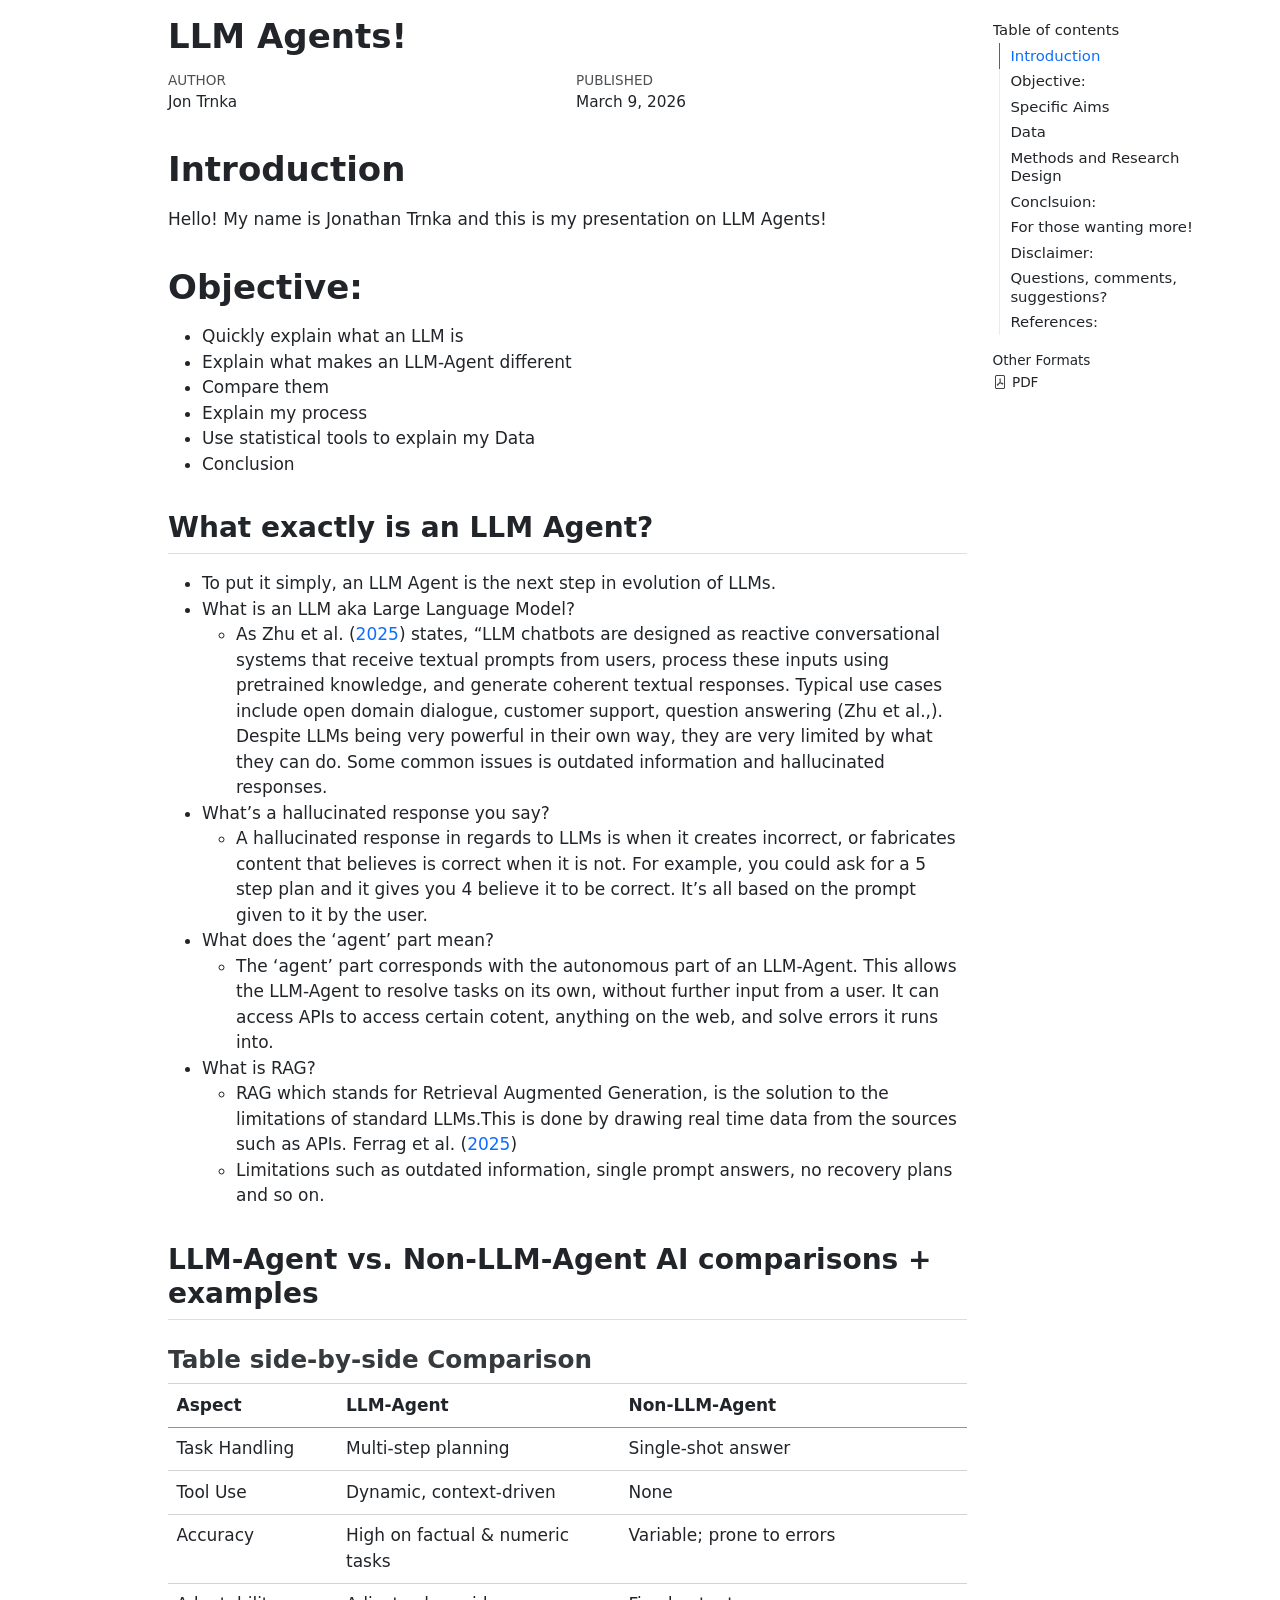
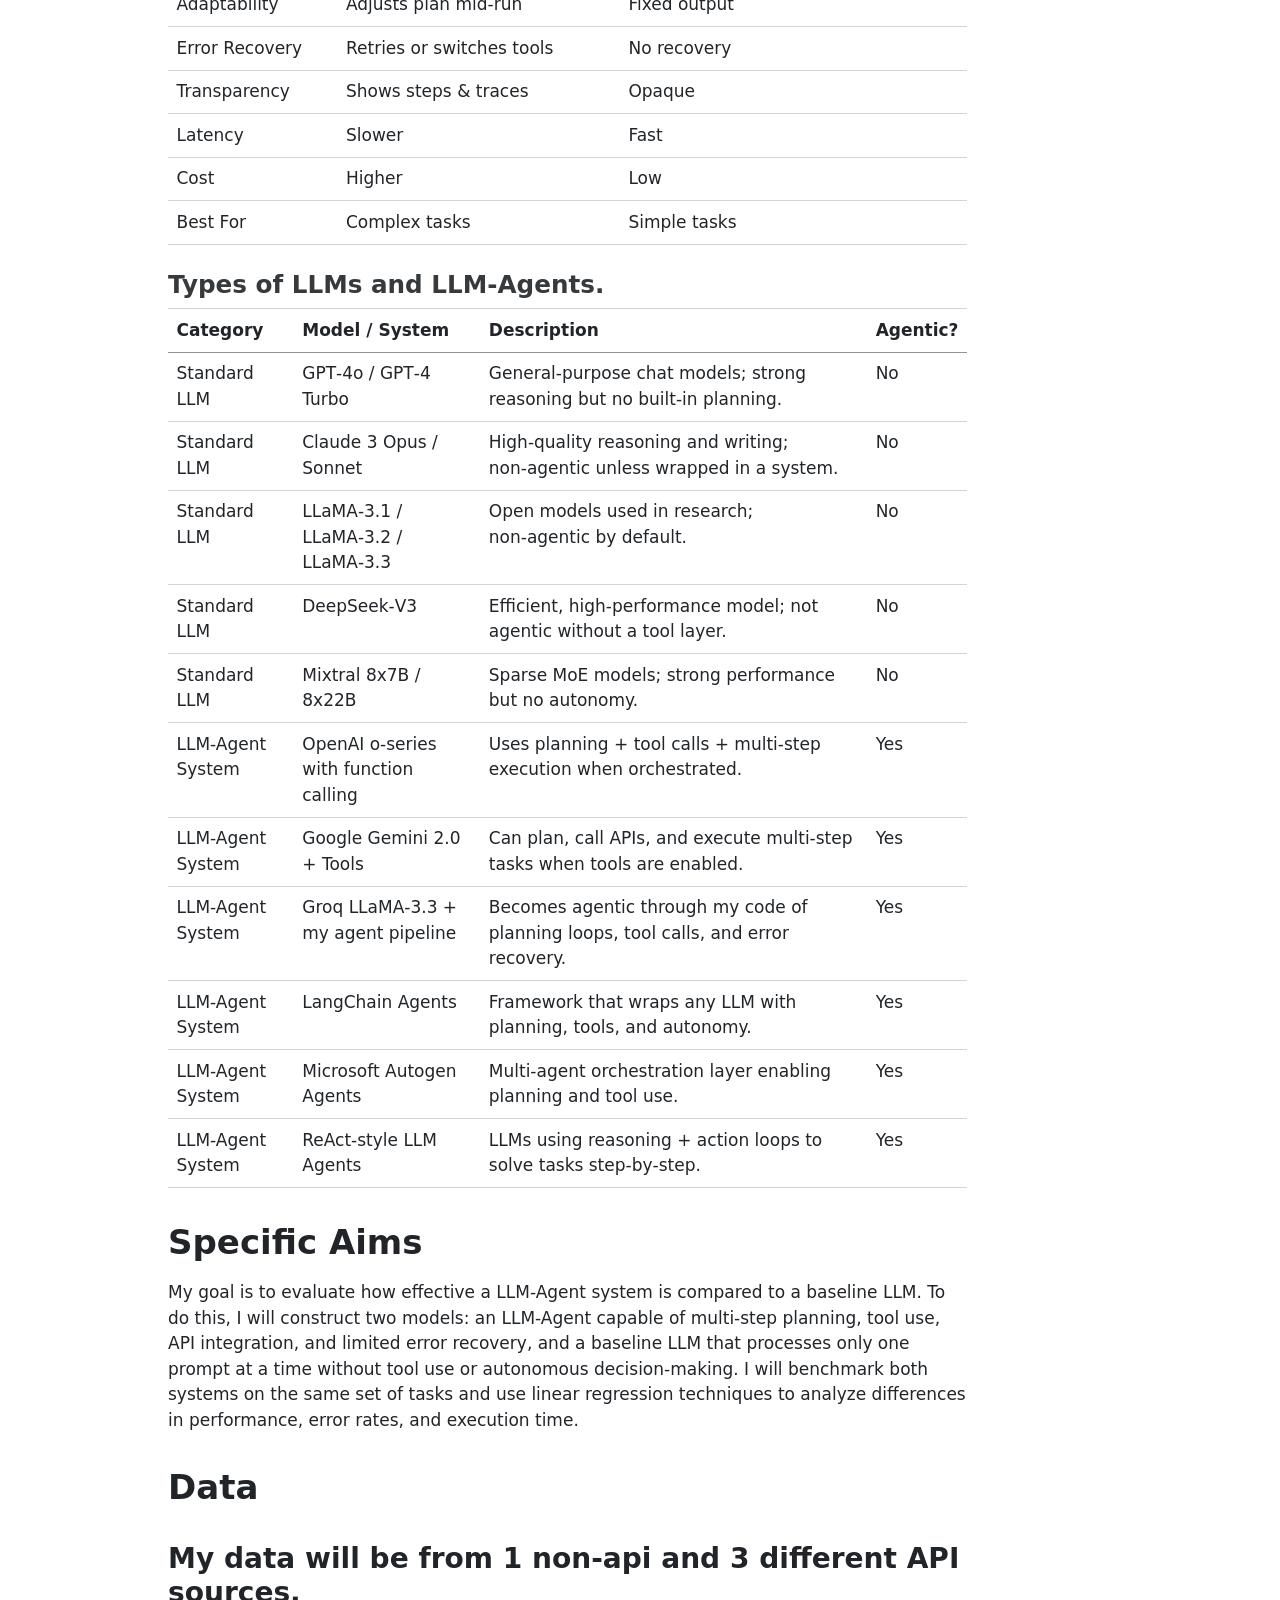
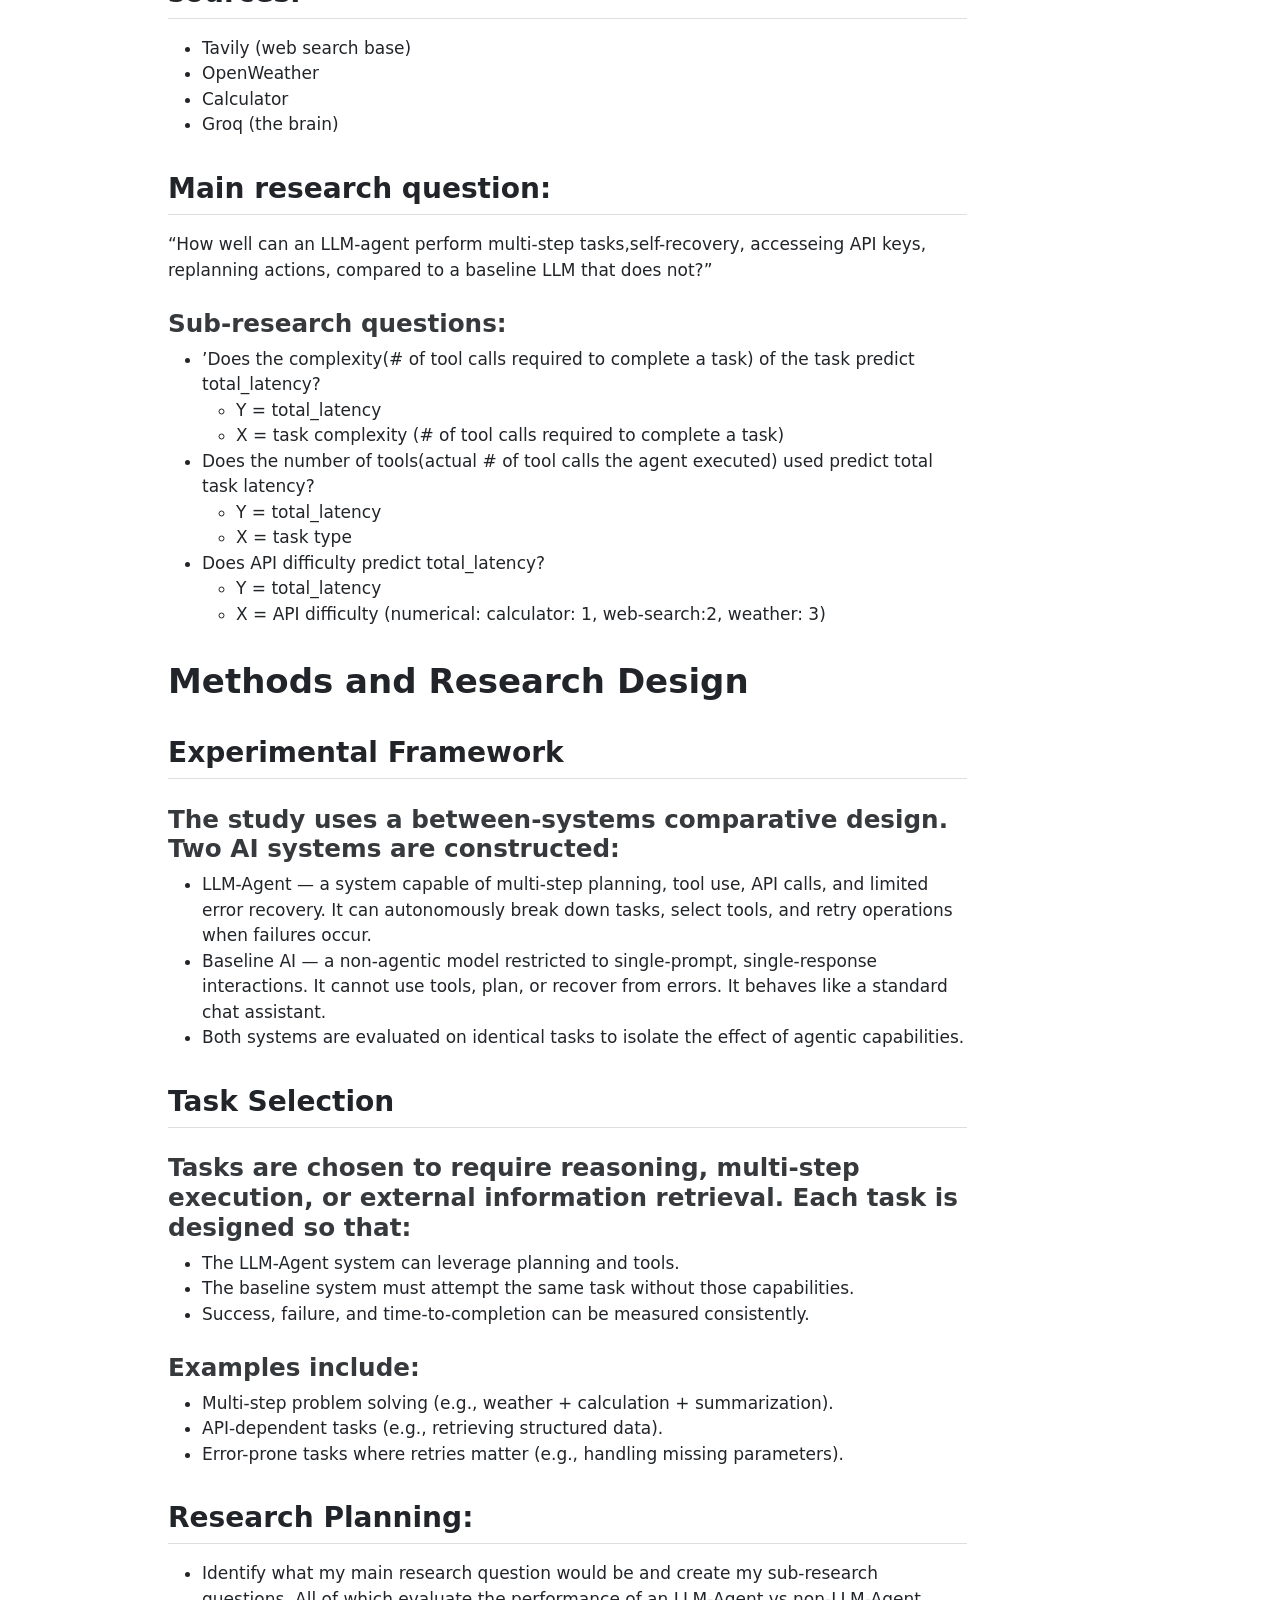
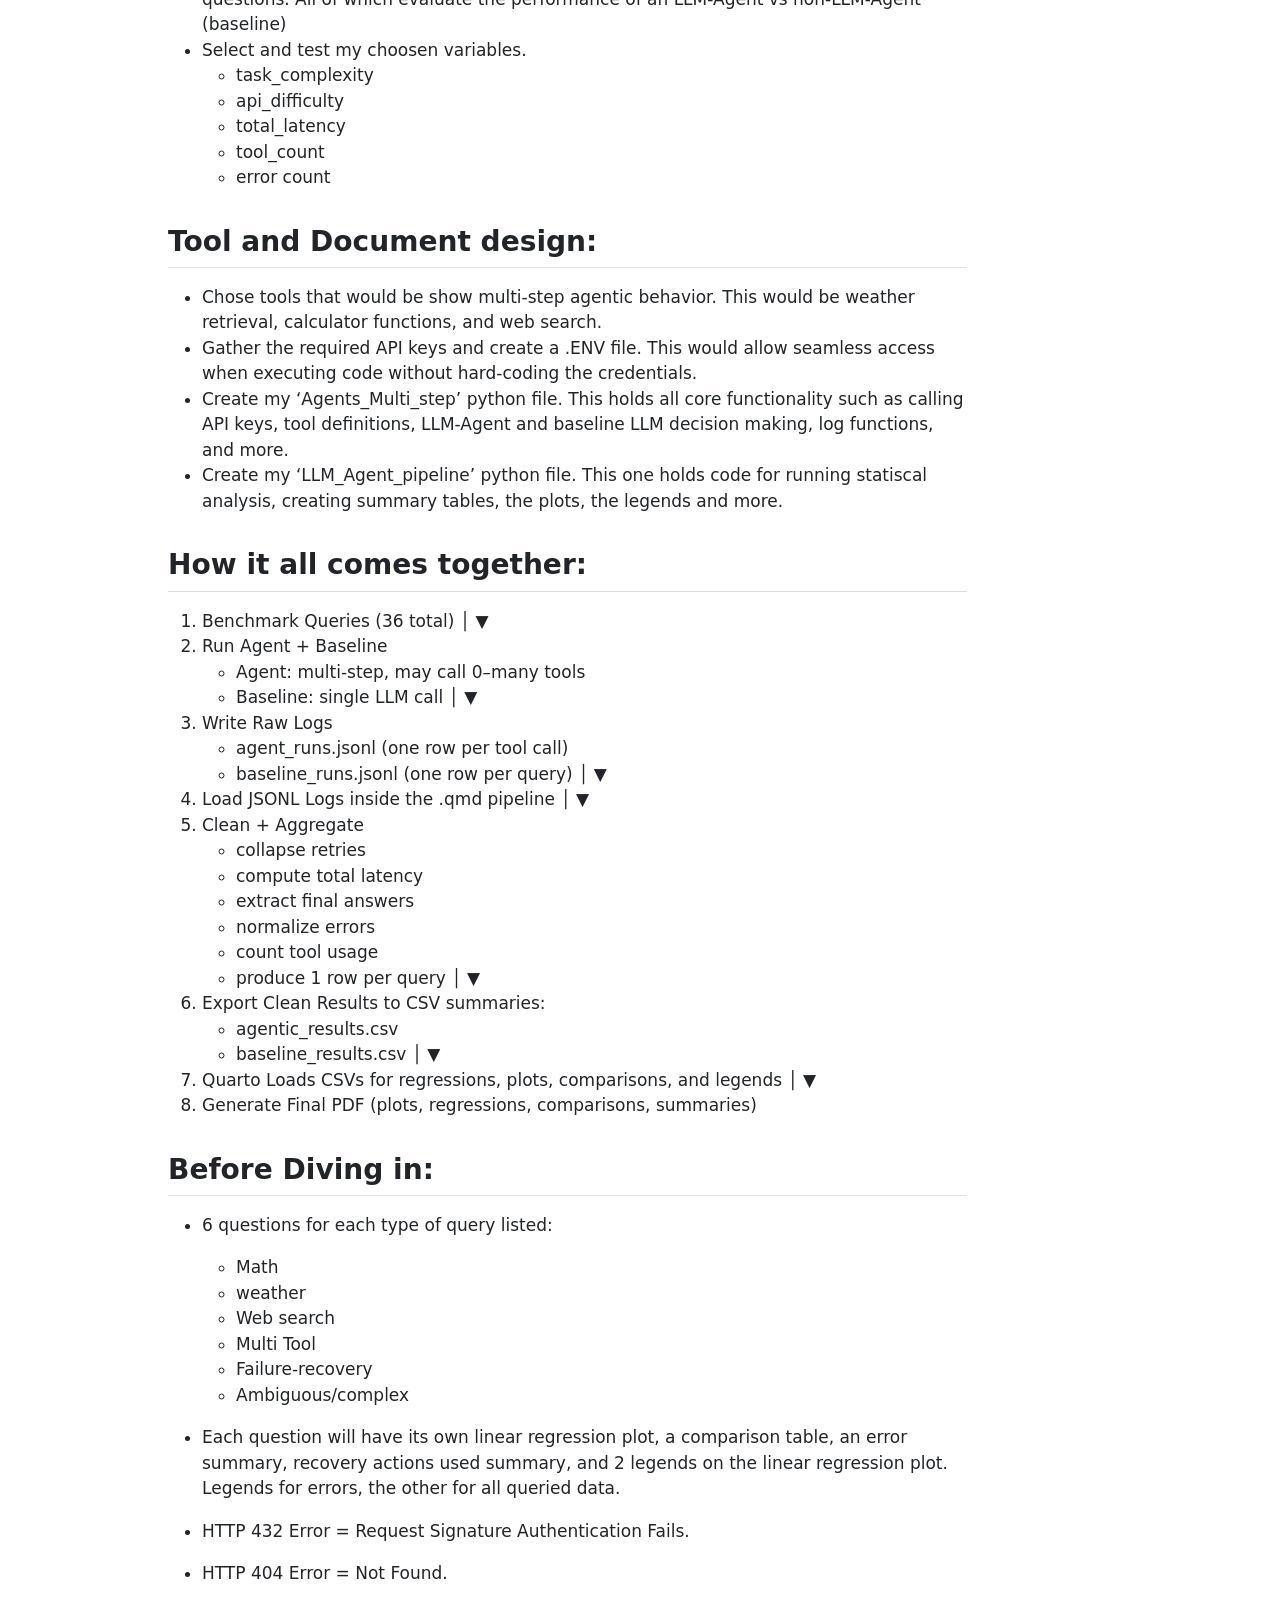
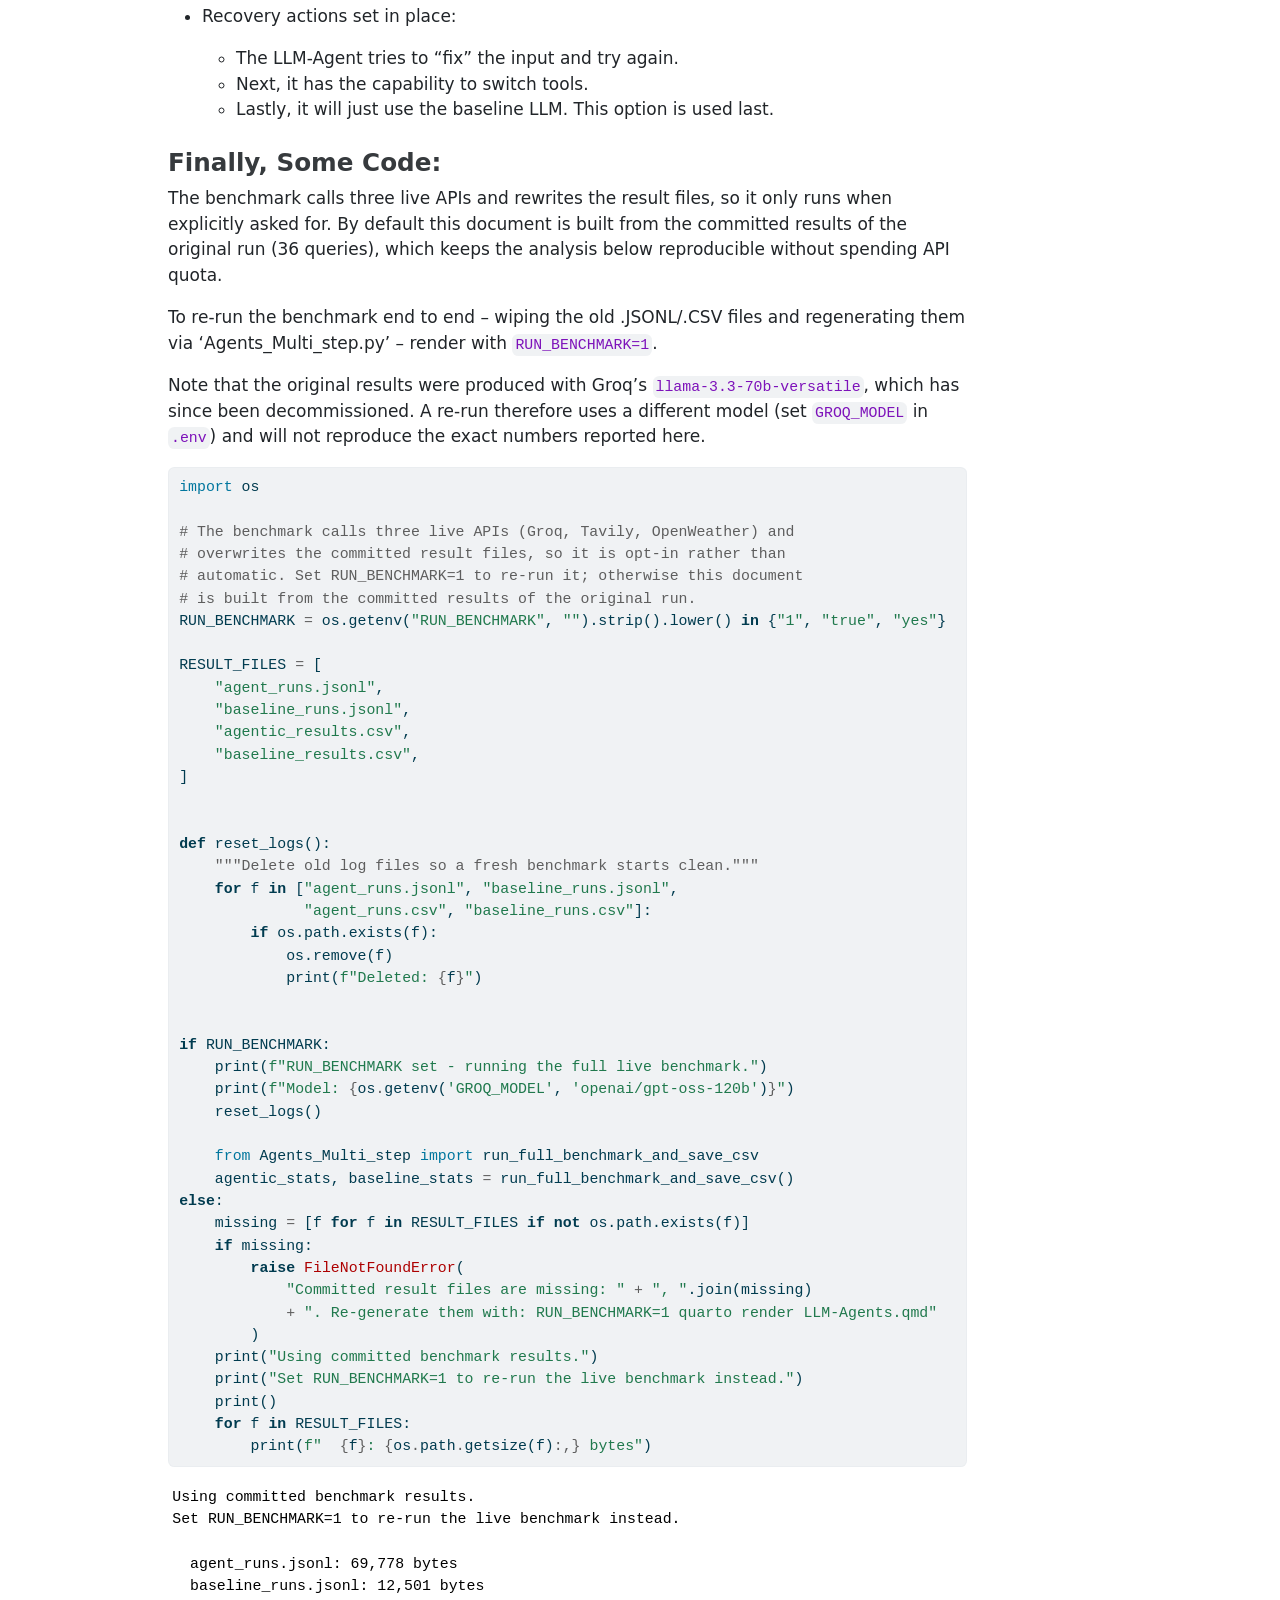
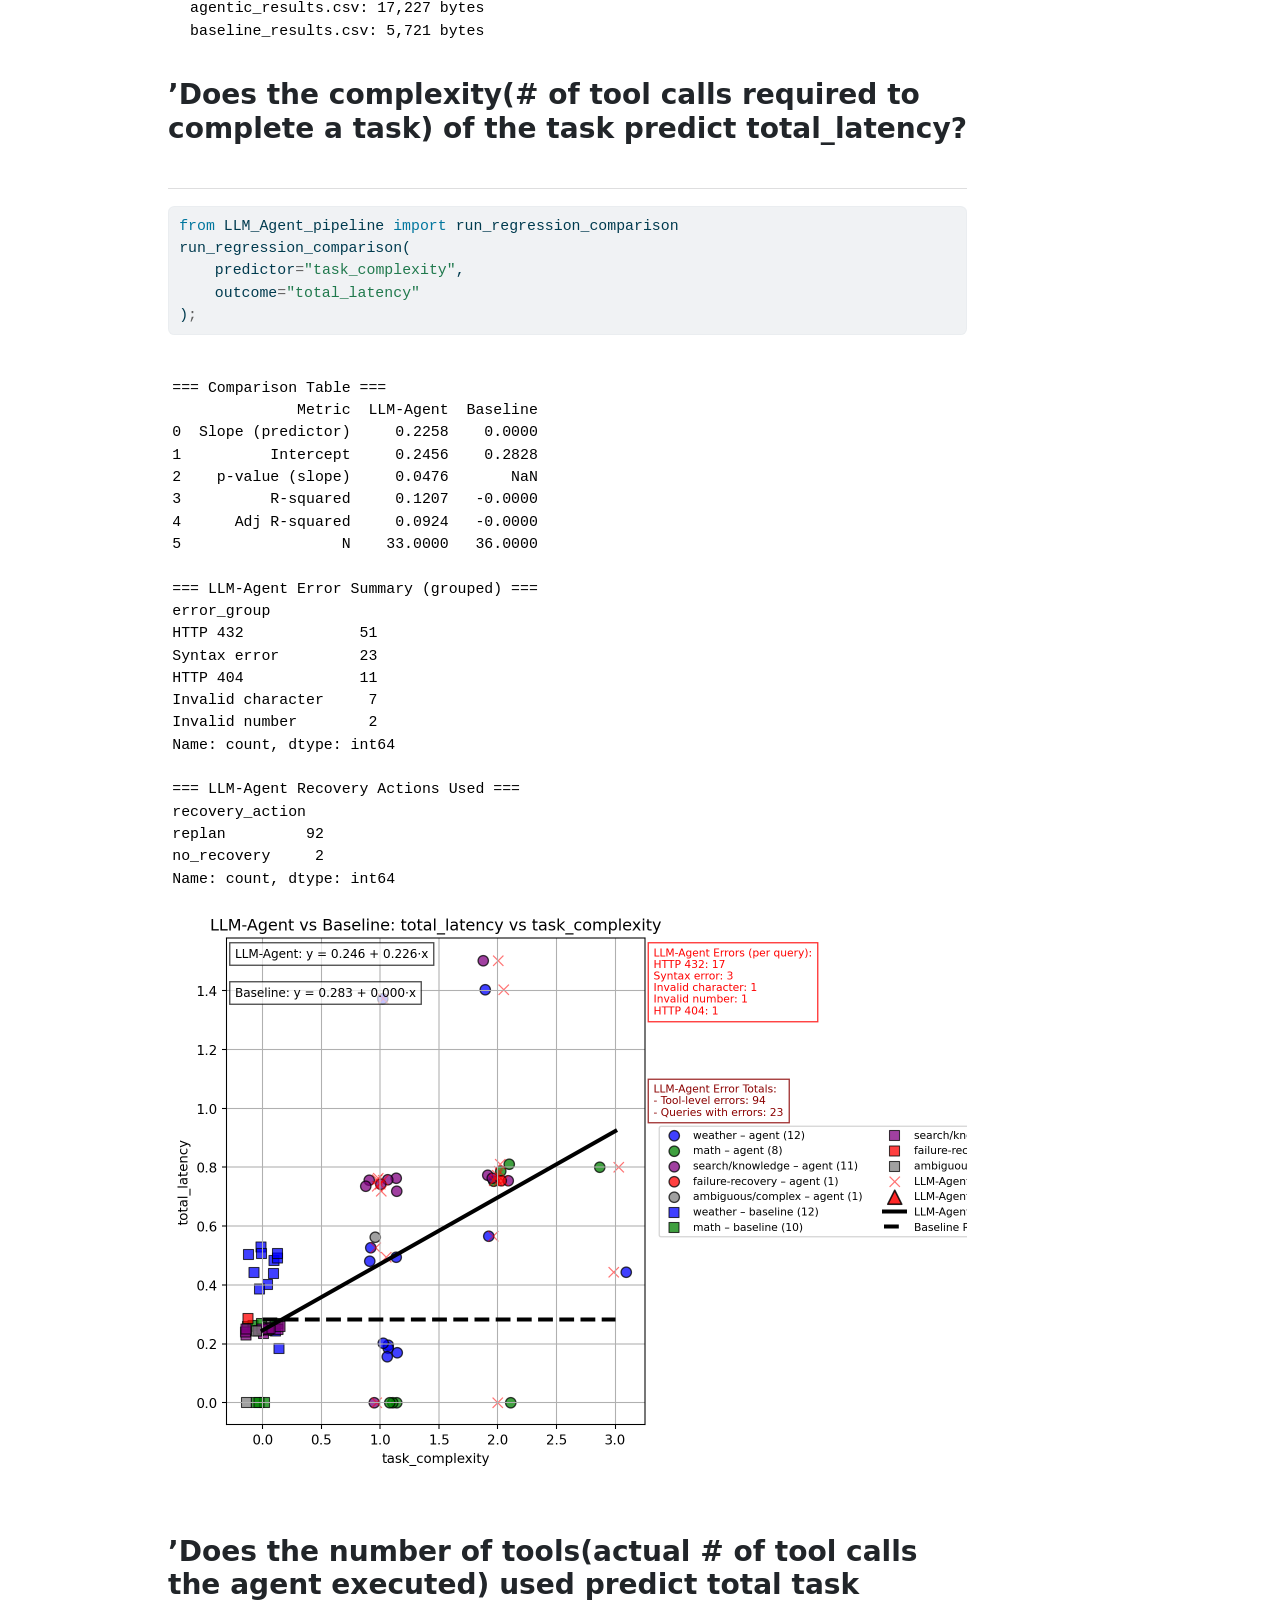
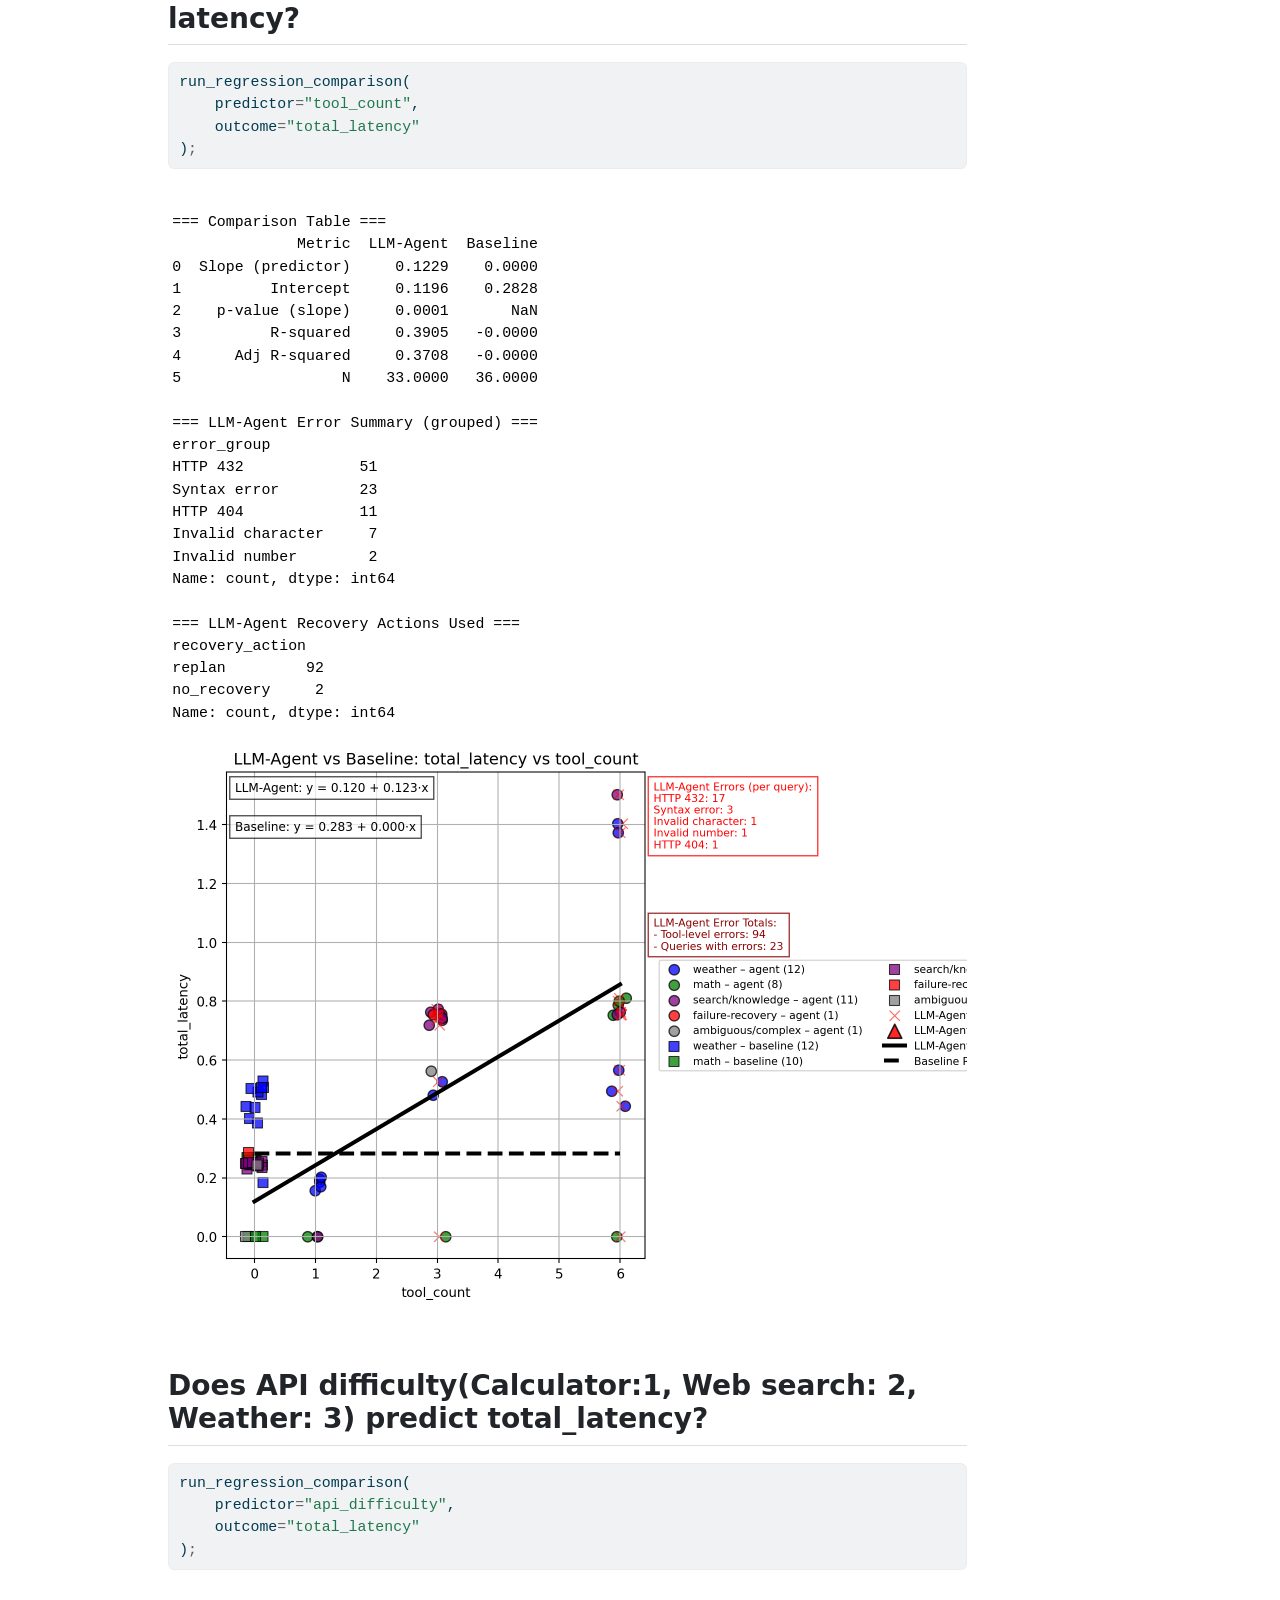
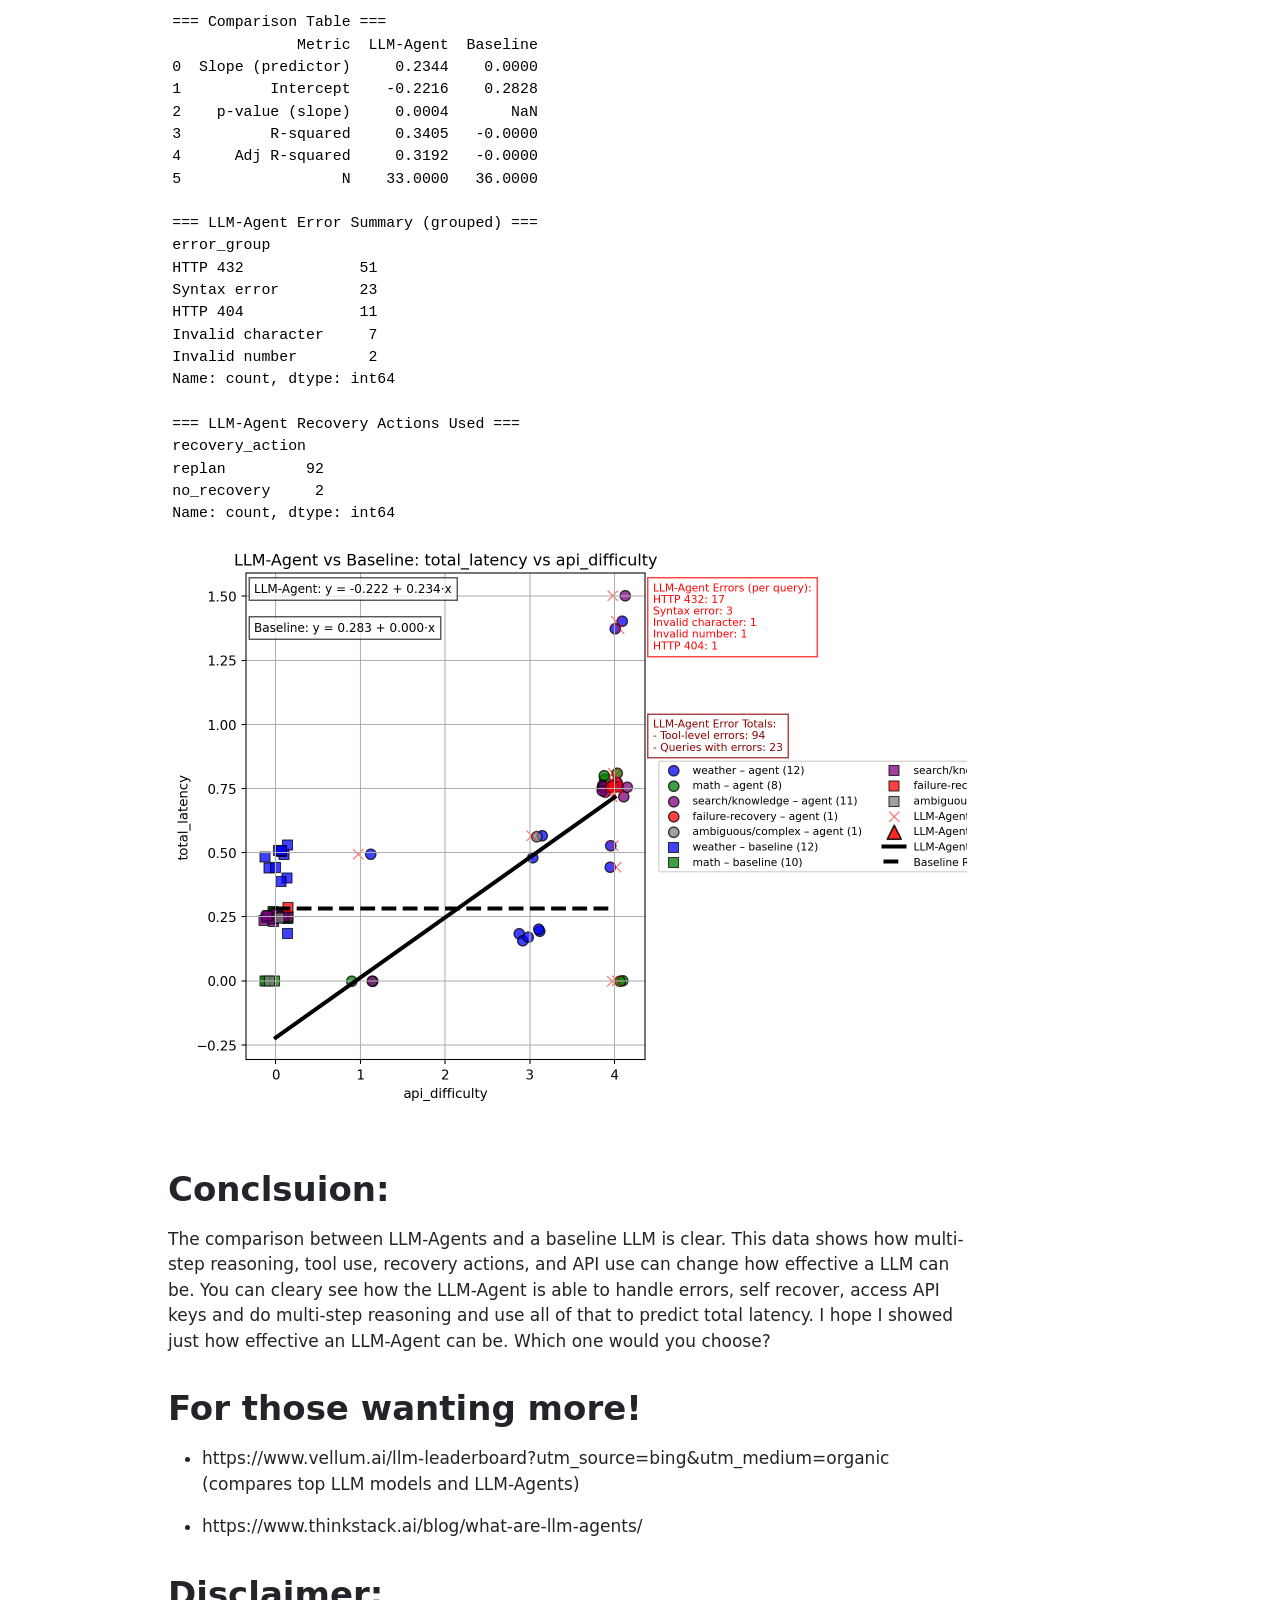
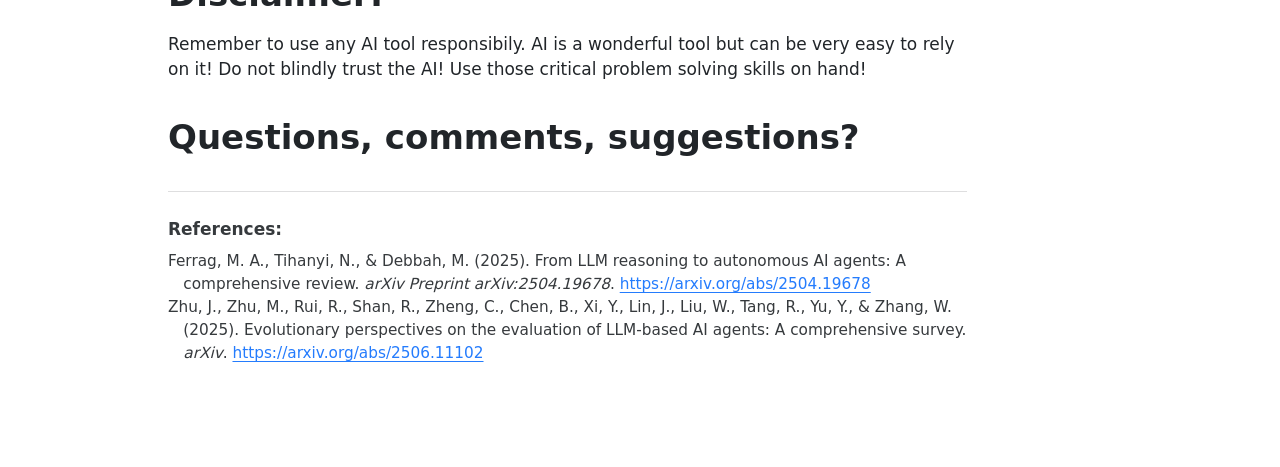
<file: index.html>
<!DOCTYPE html>
<html xmlns="http://www.w3.org/1999/xhtml" lang="en" xml:lang="en"><head>

<meta charset="utf-8">
<meta name="generator" content="quarto-1.8.27">

<meta name="viewport" content="width=device-width, initial-scale=1.0, user-scalable=yes">

<meta name="author" content="Jon Trnka">
<meta name="dcterms.date" content="2026-03-09">

<title>LLM Agents!</title>
<style>
code{white-space: pre-wrap;}
span.smallcaps{font-variant: small-caps;}
div.columns{display: flex; gap: min(4vw, 1.5em);}
div.column{flex: auto; overflow-x: auto;}
div.hanging-indent{margin-left: 1.5em; text-indent: -1.5em;}
ul.task-list{list-style: none;}
ul.task-list li input[type="checkbox"] {
  width: 0.8em;
  margin: 0 0.8em 0.2em -1em; /* quarto-specific, see https://github.com/quarto-dev/quarto-cli/issues/4556 */ 
  vertical-align: middle;
}
/* CSS for syntax highlighting */
html { -webkit-text-size-adjust: 100%; }
pre > code.sourceCode { white-space: pre; position: relative; }
pre > code.sourceCode > span { display: inline-block; line-height: 1.25; }
pre > code.sourceCode > span:empty { height: 1.2em; }
.sourceCode { overflow: visible; }
code.sourceCode > span { color: inherit; text-decoration: inherit; }
div.sourceCode { margin: 1em 0; }
pre.sourceCode { margin: 0; }
@media screen {
div.sourceCode { overflow: auto; }
}
@media print {
pre > code.sourceCode { white-space: pre-wrap; }
pre > code.sourceCode > span { text-indent: -5em; padding-left: 5em; }
}
pre.numberSource code
  { counter-reset: source-line 0; }
pre.numberSource code > span
  { position: relative; left: -4em; counter-increment: source-line; }
pre.numberSource code > span > a:first-child::before
  { content: counter(source-line);
    position: relative; left: -1em; text-align: right; vertical-align: baseline;
    border: none; display: inline-block;
    -webkit-touch-callout: none; -webkit-user-select: none;
    -khtml-user-select: none; -moz-user-select: none;
    -ms-user-select: none; user-select: none;
    padding: 0 4px; width: 4em;
  }
pre.numberSource { margin-left: 3em;  padding-left: 4px; }
div.sourceCode
  {   }
@media screen {
pre > code.sourceCode > span > a:first-child::before { text-decoration: underline; }
}
/* CSS for citations */
div.csl-bib-body { }
div.csl-entry {
  clear: both;
  margin-bottom: 0em;
}
.hanging-indent div.csl-entry {
  margin-left:2em;
  text-indent:-2em;
}
div.csl-left-margin {
  min-width:2em;
  float:left;
}
div.csl-right-inline {
  margin-left:2em;
  padding-left:1em;
}
div.csl-indent {
  margin-left: 2em;
}</style>


<script src="LLM-Agents_files/libs/clipboard/clipboard.min.js"></script>
<script src="LLM-Agents_files/libs/quarto-html/quarto.js" type="module"></script>
<script src="LLM-Agents_files/libs/quarto-html/tabsets/tabsets.js" type="module"></script>
<script src="LLM-Agents_files/libs/quarto-html/axe/axe-check.js" type="module"></script>
<script src="LLM-Agents_files/libs/quarto-html/popper.min.js"></script>
<script src="LLM-Agents_files/libs/quarto-html/tippy.umd.min.js"></script>
<script src="LLM-Agents_files/libs/quarto-html/anchor.min.js"></script>
<link href="LLM-Agents_files/libs/quarto-html/tippy.css" rel="stylesheet">
<link href="LLM-Agents_files/libs/quarto-html/quarto-syntax-highlighting-ed96de9b727972fe78a7b5d16c58bf87.css" rel="stylesheet" id="quarto-text-highlighting-styles">
<script src="LLM-Agents_files/libs/bootstrap/bootstrap.min.js"></script>
<link href="LLM-Agents_files/libs/bootstrap/bootstrap-icons.css" rel="stylesheet">
<link href="LLM-Agents_files/libs/bootstrap/bootstrap-f41d9803cc33b6f0e98b47923fe9125d.min.css" rel="stylesheet" append-hash="true" id="quarto-bootstrap" data-mode="light">


</head>

<body class="quarto-light">

<div id="quarto-content" class="page-columns page-rows-contents page-layout-article">
<div id="quarto-margin-sidebar" class="sidebar margin-sidebar">
  <nav id="TOC" role="doc-toc" class="toc-active">
    <h2 id="toc-title">Table of contents</h2>
   
  <ul>
  <li><a href="#introduction" id="toc-introduction" class="nav-link active" data-scroll-target="#introduction">Introduction</a></li>
  <li><a href="#objective" id="toc-objective" class="nav-link" data-scroll-target="#objective">Objective:</a>
  <ul class="collapse">
  <li><a href="#what-exactly-is-an-llm-agent" id="toc-what-exactly-is-an-llm-agent" class="nav-link" data-scroll-target="#what-exactly-is-an-llm-agent">What exactly is an LLM Agent?</a></li>
  <li><a href="#llm-agent-vs.-nonllm-agent-ai-comparisons-examples" id="toc-llm-agent-vs.-nonllm-agent-ai-comparisons-examples" class="nav-link" data-scroll-target="#llm-agent-vs.-nonllm-agent-ai-comparisons-examples">LLM-Agent vs.&nbsp;Non‑LLM-Agent AI comparisons + examples</a>
  <ul class="collapse">
  <li><a href="#table-side-by-side-comparison" id="toc-table-side-by-side-comparison" class="nav-link" data-scroll-target="#table-side-by-side-comparison">Table side-by-side Comparison</a></li>
  <li><a href="#types-of-llms-and-llm-agents." id="toc-types-of-llms-and-llm-agents." class="nav-link" data-scroll-target="#types-of-llms-and-llm-agents.">Types of LLMs and LLM-Agents.</a></li>
  </ul></li>
  </ul></li>
  <li><a href="#specific-aims" id="toc-specific-aims" class="nav-link" data-scroll-target="#specific-aims">Specific Aims</a></li>
  <li><a href="#data" id="toc-data" class="nav-link" data-scroll-target="#data">Data</a>
  <ul class="collapse">
  <li><a href="#my-data-will-be-from-1-non-api-and-3-different-api-sources." id="toc-my-data-will-be-from-1-non-api-and-3-different-api-sources." class="nav-link" data-scroll-target="#my-data-will-be-from-1-non-api-and-3-different-api-sources.">My data will be from 1 non-api and 3 different API sources.</a></li>
  <li><a href="#main-research-question" id="toc-main-research-question" class="nav-link" data-scroll-target="#main-research-question">Main research question:</a>
  <ul class="collapse">
  <li><a href="#sub-research-questions" id="toc-sub-research-questions" class="nav-link" data-scroll-target="#sub-research-questions">Sub-research questions:</a></li>
  </ul></li>
  </ul></li>
  <li><a href="#methods-and-research-design" id="toc-methods-and-research-design" class="nav-link" data-scroll-target="#methods-and-research-design">Methods and Research Design</a>
  <ul class="collapse">
  <li><a href="#experimental-framework" id="toc-experimental-framework" class="nav-link" data-scroll-target="#experimental-framework">Experimental Framework</a>
  <ul class="collapse">
  <li><a href="#the-study-uses-a-betweensystems-comparative-design.-two-ai-systems-are-constructed" id="toc-the-study-uses-a-betweensystems-comparative-design.-two-ai-systems-are-constructed" class="nav-link" data-scroll-target="#the-study-uses-a-betweensystems-comparative-design.-two-ai-systems-are-constructed">The study uses a between‑systems comparative design. Two AI systems are constructed:</a></li>
  </ul></li>
  <li><a href="#task-selection" id="toc-task-selection" class="nav-link" data-scroll-target="#task-selection">Task Selection</a>
  <ul class="collapse">
  <li><a href="#tasks-are-chosen-to-require-reasoning-multi-step-execution-or-external-information-retrieval.-each-task-is-designed-so-that" id="toc-tasks-are-chosen-to-require-reasoning-multi-step-execution-or-external-information-retrieval.-each-task-is-designed-so-that" class="nav-link" data-scroll-target="#tasks-are-chosen-to-require-reasoning-multi-step-execution-or-external-information-retrieval.-each-task-is-designed-so-that">Tasks are chosen to require reasoning, multi-step execution, or external information retrieval. Each task is designed so that:</a></li>
  <li><a href="#examples-include" id="toc-examples-include" class="nav-link" data-scroll-target="#examples-include">Examples include:</a></li>
  </ul></li>
  <li><a href="#research-planning" id="toc-research-planning" class="nav-link" data-scroll-target="#research-planning">Research Planning:</a></li>
  <li><a href="#tool-and-document-design" id="toc-tool-and-document-design" class="nav-link" data-scroll-target="#tool-and-document-design">Tool and Document design:</a></li>
  <li><a href="#how-it-all-comes-together" id="toc-how-it-all-comes-together" class="nav-link" data-scroll-target="#how-it-all-comes-together">How it all comes together:</a></li>
  <li><a href="#before-diving-in" id="toc-before-diving-in" class="nav-link" data-scroll-target="#before-diving-in">Before Diving in:</a>
  <ul class="collapse">
  <li><a href="#finally-some-code" id="toc-finally-some-code" class="nav-link" data-scroll-target="#finally-some-code">Finally, Some Code:</a></li>
  </ul></li>
  <li><a href="#does-the-complexity-of-tool-calls-required-to-complete-a-task-of-the-task-predict-total_latency" id="toc-does-the-complexity-of-tool-calls-required-to-complete-a-task-of-the-task-predict-total_latency" class="nav-link" data-scroll-target="#does-the-complexity-of-tool-calls-required-to-complete-a-task-of-the-task-predict-total_latency">’Does the complexity(# of tool calls required to complete a task) of the task predict total_latency?</a></li>
  <li><a href="#does-the-number-of-toolsactual-of-tool-calls-the-agent-executed-used-predict-total-task-latency" id="toc-does-the-number-of-toolsactual-of-tool-calls-the-agent-executed-used-predict-total-task-latency" class="nav-link" data-scroll-target="#does-the-number-of-toolsactual-of-tool-calls-the-agent-executed-used-predict-total-task-latency">’Does the number of tools(actual # of tool calls the agent executed) used predict total task latency?</a></li>
  <li><a href="#does-api-difficultycalculator1-web-search-2-weather-3-predict-total_latency" id="toc-does-api-difficultycalculator1-web-search-2-weather-3-predict-total_latency" class="nav-link" data-scroll-target="#does-api-difficultycalculator1-web-search-2-weather-3-predict-total_latency">Does API difficulty(Calculator:1, Web search: 2, Weather: 3) predict total_latency?</a></li>
  </ul></li>
  <li><a href="#conclsuion" id="toc-conclsuion" class="nav-link" data-scroll-target="#conclsuion">Conclsuion:</a></li>
  <li><a href="#for-those-wanting-more" id="toc-for-those-wanting-more" class="nav-link" data-scroll-target="#for-those-wanting-more">For those wanting more!</a></li>
  <li><a href="#disclaimer" id="toc-disclaimer" class="nav-link" data-scroll-target="#disclaimer">Disclaimer:</a></li>
  <li><a href="#questions-comments-suggestions" id="toc-questions-comments-suggestions" class="nav-link" data-scroll-target="#questions-comments-suggestions">Questions, comments, suggestions?</a></li>
  <li><a href="#references" id="toc-references" class="nav-link" data-scroll-target="#references">References:</a></li>
  </ul>
<div class="quarto-alternate-formats"><h2>Other Formats</h2><ul><li><a href="LLM-Agents.pdf"><i class="bi bi-file-pdf"></i>PDF</a></li></ul></div></nav>
</div>
<main class="content" id="quarto-document-content">

<header id="title-block-header" class="quarto-title-block default">
<div class="quarto-title">
<h1 class="title">LLM Agents!</h1>
</div>



<div class="quarto-title-meta">

    <div>
    <div class="quarto-title-meta-heading">Author</div>
    <div class="quarto-title-meta-contents">
             <p>Jon Trnka </p>
          </div>
  </div>
    
    <div>
    <div class="quarto-title-meta-heading">Published</div>
    <div class="quarto-title-meta-contents">
      <p class="date">March 9, 2026</p>
    </div>
  </div>
  
    
  </div>
  


</header>


<section id="introduction" class="level1">
<h1>Introduction</h1>
<p>Hello! My name is Jonathan Trnka and this is my presentation on LLM Agents!</p>
</section>
<section id="objective" class="level1">
<h1>Objective:</h1>
<ul>
<li>Quickly explain what an LLM is</li>
<li>Explain what makes an LLM-Agent different</li>
<li>Compare them</li>
<li>Explain my process</li>
<li>Use statistical tools to explain my Data</li>
<li>Conclusion</li>
</ul>
<section id="what-exactly-is-an-llm-agent" class="level2">
<h2 class="anchored" data-anchor-id="what-exactly-is-an-llm-agent">What exactly is an LLM Agent?</h2>
<ul>
<li>To put it simply, an LLM Agent is the next step in evolution of LLMs.</li>
<li>What is an LLM aka Large Language Model?
<ul>
<li>As <span class="citation" data-cites="zhu2025evolutionary">Zhu et al. (<a href="#ref-zhu2025evolutionary" role="doc-biblioref">2025</a>)</span> states, “LLM chatbots are designed as reactive conversational systems that receive textual prompts from users, process these inputs using pretrained knowledge, and generate coherent textual responses. Typical use cases include open domain dialogue, customer support, question answering (Zhu et al.,). Despite LLMs being very powerful in their own way, they are very limited by what they can do. Some common issues is outdated information and hallucinated responses.</li>
</ul></li>
<li>What’s a hallucinated response you say?
<ul>
<li>A hallucinated response in regards to LLMs is when it creates incorrect, or fabricates content that believes is correct when it is not. For example, you could ask for a 5 step plan and it gives you 4 believe it to be correct. It’s all based on the prompt given to it by the user.</li>
</ul></li>
<li>What does the ‘agent’ part mean?
<ul>
<li>The ‘agent’ part corresponds with the autonomous part of an LLM-Agent. This allows the LLM-Agent to resolve tasks on its own, without further input from a user. It can access APIs to access certain cotent, anything on the web, and solve errors it runs into.</li>
</ul></li>
<li>What is RAG?
<ul>
<li>RAG which stands for Retrieval Augmented Generation, is the solution to the limitations of standard LLMs.This is done by drawing real time data from the sources such as APIs. <span class="citation" data-cites="ferrag2025agents">Ferrag et al. (<a href="#ref-ferrag2025agents" role="doc-biblioref">2025</a>)</span></li>
<li>Limitations such as outdated information, single prompt answers, no recovery plans and so on.</li>
</ul></li>
</ul>
</section>
<section id="llm-agent-vs.-nonllm-agent-ai-comparisons-examples" class="level2">
<h2 class="anchored" data-anchor-id="llm-agent-vs.-nonllm-agent-ai-comparisons-examples">LLM-Agent vs.&nbsp;Non‑LLM-Agent AI comparisons + examples</h2>
<section id="table-side-by-side-comparison" class="level3">
<h3 class="anchored" data-anchor-id="table-side-by-side-comparison">Table side-by-side Comparison</h3>
<table class="caption-top table">
<colgroup>
<col style="width: 21%">
<col style="width: 35%">
<col style="width: 43%">
</colgroup>
<thead>
<tr class="header">
<th>Aspect</th>
<th>LLM-Agent</th>
<th>Non‑LLM-Agent</th>
</tr>
</thead>
<tbody>
<tr class="odd">
<td>Task Handling</td>
<td>Multi-step planning</td>
<td>Single-shot answer</td>
</tr>
<tr class="even">
<td>Tool Use</td>
<td>Dynamic, context-driven</td>
<td>None</td>
</tr>
<tr class="odd">
<td>Accuracy</td>
<td>High on factual &amp; numeric tasks</td>
<td>Variable; prone to errors</td>
</tr>
<tr class="even">
<td>Adaptability</td>
<td>Adjusts plan mid-run</td>
<td>Fixed output</td>
</tr>
<tr class="odd">
<td>Error Recovery</td>
<td>Retries or switches tools</td>
<td>No recovery</td>
</tr>
<tr class="even">
<td>Transparency</td>
<td>Shows steps &amp; traces</td>
<td>Opaque</td>
</tr>
<tr class="odd">
<td>Latency</td>
<td>Slower</td>
<td>Fast</td>
</tr>
<tr class="even">
<td>Cost</td>
<td>Higher</td>
<td>Low</td>
</tr>
<tr class="odd">
<td>Best For</td>
<td>Complex tasks</td>
<td>Simple tasks</td>
</tr>
</tbody>
</table>
</section>
<section id="types-of-llms-and-llm-agents." class="level3">
<h3 class="anchored" data-anchor-id="types-of-llms-and-llm-agents.">Types of LLMs and LLM-Agents.</h3>
<table class="caption-top table">
<colgroup>
<col style="width: 16%">
<col style="width: 24%">
<col style="width: 51%">
<col style="width: 6%">
</colgroup>
<thead>
<tr class="header">
<th>Category</th>
<th>Model / System</th>
<th>Description</th>
<th>Agentic?</th>
</tr>
</thead>
<tbody>
<tr class="odd">
<td>Standard LLM</td>
<td>GPT‑4o / GPT‑4 Turbo</td>
<td>General-purpose chat models; strong reasoning but no built‑in planning.</td>
<td>No</td>
</tr>
<tr class="even">
<td>Standard LLM</td>
<td>Claude 3 Opus / Sonnet</td>
<td>High‑quality reasoning and writing; non‑agentic unless wrapped in a system.</td>
<td>No</td>
</tr>
<tr class="odd">
<td>Standard LLM</td>
<td>LLaMA‑3.1 / LLaMA‑3.2 / LLaMA‑3.3</td>
<td>Open models used in research; non‑agentic by default.</td>
<td>No</td>
</tr>
<tr class="even">
<td>Standard LLM</td>
<td>DeepSeek‑V3</td>
<td>Efficient, high‑performance model; not agentic without a tool layer.</td>
<td>No</td>
</tr>
<tr class="odd">
<td>Standard LLM</td>
<td>Mixtral 8x7B / 8x22B</td>
<td>Sparse MoE models; strong performance but no autonomy.</td>
<td>No</td>
</tr>
<tr class="even">
<td>LLM-Agent System</td>
<td>OpenAI o‑series with function calling</td>
<td>Uses planning + tool calls + multi‑step execution when orchestrated.</td>
<td>Yes</td>
</tr>
<tr class="odd">
<td>LLM-Agent System</td>
<td>Google Gemini 2.0 + Tools</td>
<td>Can plan, call APIs, and execute multi‑step tasks when tools are enabled.</td>
<td>Yes</td>
</tr>
<tr class="even">
<td>LLM-Agent System</td>
<td>Groq LLaMA‑3.3 + my agent pipeline</td>
<td>Becomes agentic through my code of planning loops, tool calls, and error recovery.</td>
<td>Yes</td>
</tr>
<tr class="odd">
<td>LLM-Agent System</td>
<td>LangChain Agents</td>
<td>Framework that wraps any LLM with planning, tools, and autonomy.</td>
<td>Yes</td>
</tr>
<tr class="even">
<td>LLM-Agent System</td>
<td>Microsoft Autogen Agents</td>
<td>Multi‑agent orchestration layer enabling planning and tool use.</td>
<td>Yes</td>
</tr>
<tr class="odd">
<td>LLM-Agent System</td>
<td>ReAct‑style LLM Agents</td>
<td>LLMs using reasoning + action loops to solve tasks step‑by‑step.</td>
<td>Yes</td>
</tr>
</tbody>
</table>
</section>
</section>
</section>
<section id="specific-aims" class="level1">
<h1>Specific Aims</h1>
<p>My goal is to evaluate how effective a LLM-Agent system is compared to a baseline LLM. To do this, I will construct two models: an LLM-Agent capable of multi‑step planning, tool use, API integration, and limited error recovery, and a baseline LLM that processes only one prompt at a time without tool use or autonomous decision‑making. I will benchmark both systems on the same set of tasks and use linear regression techniques to analyze differences in performance, error rates, and execution time.</p>
</section>
<section id="data" class="level1">
<h1>Data</h1>
<section id="my-data-will-be-from-1-non-api-and-3-different-api-sources." class="level2">
<h2 class="anchored" data-anchor-id="my-data-will-be-from-1-non-api-and-3-different-api-sources.">My data will be from 1 non-api and 3 different API sources.</h2>
<ul>
<li>Tavily (web search base)</li>
<li>OpenWeather</li>
<li>Calculator</li>
<li>Groq (the brain)</li>
</ul>
</section>
<section id="main-research-question" class="level2">
<h2 class="anchored" data-anchor-id="main-research-question">Main research question:</h2>
<p>“How well can an LLM-agent perform multi‑step tasks,self-recovery, accesseing API keys, replanning actions, compared to a baseline LLM that does not?”</p>
<section id="sub-research-questions" class="level3">
<h3 class="anchored" data-anchor-id="sub-research-questions">Sub-research questions:</h3>
<ul>
<li>’Does the complexity(# of tool calls required to complete a task) of the task predict total_latency?
<ul>
<li>Y = total_latency</li>
<li>X = task complexity (# of tool calls required to complete a task)</li>
</ul></li>
<li>Does the number of tools(actual # of tool calls the agent executed) used predict total task latency?
<ul>
<li>Y = total_latency</li>
<li>X = task type</li>
</ul></li>
<li>Does API difficulty predict total_latency?
<ul>
<li>Y = total_latency</li>
<li>X = API difficulty (numerical: calculator: 1, web-search:2, weather: 3)</li>
</ul></li>
</ul>
</section>
</section>
</section>
<section id="methods-and-research-design" class="level1">
<h1>Methods and Research Design</h1>
<section id="experimental-framework" class="level2">
<h2 class="anchored" data-anchor-id="experimental-framework">Experimental Framework</h2>
<section id="the-study-uses-a-betweensystems-comparative-design.-two-ai-systems-are-constructed" class="level3">
<h3 class="anchored" data-anchor-id="the-study-uses-a-betweensystems-comparative-design.-two-ai-systems-are-constructed">The study uses a between‑systems comparative design. Two AI systems are constructed:</h3>
<ul>
<li>LLM-Agent — a system capable of multi‑step planning, tool use, API calls, and limited error recovery. It can autonomously break down tasks, select tools, and retry operations when failures occur.</li>
<li>Baseline AI — a non‑agentic model restricted to single‑prompt, single‑response interactions. It cannot use tools, plan, or recover from errors. It behaves like a standard chat assistant.</li>
<li>Both systems are evaluated on identical tasks to isolate the effect of agentic capabilities.</li>
</ul>
</section>
</section>
<section id="task-selection" class="level2">
<h2 class="anchored" data-anchor-id="task-selection">Task Selection</h2>
<section id="tasks-are-chosen-to-require-reasoning-multi-step-execution-or-external-information-retrieval.-each-task-is-designed-so-that" class="level3">
<h3 class="anchored" data-anchor-id="tasks-are-chosen-to-require-reasoning-multi-step-execution-or-external-information-retrieval.-each-task-is-designed-so-that">Tasks are chosen to require reasoning, multi-step execution, or external information retrieval. Each task is designed so that:</h3>
<ul>
<li>The LLM-Agent system can leverage planning and tools.</li>
<li>The baseline system must attempt the same task without those capabilities.</li>
<li>Success, failure, and time-to-completion can be measured consistently.</li>
</ul>
</section>
<section id="examples-include" class="level3">
<h3 class="anchored" data-anchor-id="examples-include">Examples include:</h3>
<ul>
<li>Multi-step problem solving (e.g., weather + calculation + summarization).</li>
<li>API-dependent tasks (e.g., retrieving structured data).</li>
<li>Error-prone tasks where retries matter (e.g., handling missing parameters).</li>
</ul>
</section>
</section>
<section id="research-planning" class="level2">
<h2 class="anchored" data-anchor-id="research-planning">Research Planning:</h2>
<ul>
<li>Identify what my main research question would be and create my sub-research questions. All of which evaluate the performance of an LLM-Agent vs non-LLM-Agent (baseline)</li>
<li>Select and test my choosen variables.
<ul>
<li>task_complexity</li>
<li>api_difficulty</li>
<li>total_latency</li>
<li>tool_count</li>
<li>error count</li>
</ul></li>
</ul>
</section>
<section id="tool-and-document-design" class="level2">
<h2 class="anchored" data-anchor-id="tool-and-document-design">Tool and Document design:</h2>
<ul>
<li>Chose tools that would be show multi-step agentic behavior. This would be weather retrieval, calculator functions, and web search.</li>
<li>Gather the required API keys and create a .ENV file. This would allow seamless access when executing code without hard-coding the credentials.</li>
<li>Create my ‘Agents_Multi_step’ python file. This holds all core functionality such as calling API keys, tool definitions, LLM-Agent and baseline LLM decision making, log functions, and more.</li>
<li>Create my ‘LLM_Agent_pipeline’ python file. This one holds code for running statiscal analysis, creating summary tables, the plots, the legends and more.</li>
</ul>
</section>
<section id="how-it-all-comes-together" class="level2">
<h2 class="anchored" data-anchor-id="how-it-all-comes-together">How it all comes together:</h2>
<ol type="1">
<li>Benchmark Queries (36 total) │ ▼</li>
<li>Run Agent + Baseline
<ul>
<li>Agent: multi-step, may call 0–many tools</li>
<li>Baseline: single LLM call │ ▼</li>
</ul></li>
<li>Write Raw Logs
<ul>
<li>agent_runs.jsonl (one row per tool call)</li>
<li>baseline_runs.jsonl (one row per query) │ ▼</li>
</ul></li>
<li>Load JSONL Logs inside the .qmd pipeline │ ▼</li>
<li>Clean + Aggregate
<ul>
<li>collapse retries</li>
<li>compute total latency</li>
<li>extract final answers</li>
<li>normalize errors</li>
<li>count tool usage</li>
<li>produce 1 row per query │ ▼</li>
</ul></li>
<li>Export Clean Results to CSV summaries:
<ul>
<li>agentic_results.csv</li>
<li>baseline_results.csv │ ▼</li>
</ul></li>
<li>Quarto Loads CSVs for regressions, plots, comparisons, and legends │ ▼</li>
<li>Generate Final PDF (plots, regressions, comparisons, summaries)</li>
</ol>
</section>
<section id="before-diving-in" class="level2">
<h2 class="anchored" data-anchor-id="before-diving-in">Before Diving in:</h2>
<ul>
<li><p>6 questions for each type of query listed:</p>
<ul>
<li>Math</li>
<li>weather</li>
<li>Web search</li>
<li>Multi Tool</li>
<li>Failure-recovery</li>
<li>Ambiguous/complex</li>
</ul></li>
<li><p>Each question will have its own linear regression plot, a comparison table, an error summary, recovery actions used summary, and 2 legends on the linear regression plot. Legends for errors, the other for all queried data.</p></li>
<li><p>HTTP 432 Error = Request Signature Authentication Fails.</p></li>
<li><p>HTTP 404 Error = Not Found.</p></li>
<li><p>Recovery actions set in place:</p>
<ul>
<li>The LLM-Agent tries to “fix” the input and try again.</li>
<li>Next, it has the capability to switch tools.</li>
<li>Lastly, it will just use the baseline LLM. This option is used last.</li>
</ul></li>
</ul>
<section id="finally-some-code" class="level3">
<h3 class="anchored" data-anchor-id="finally-some-code">Finally, Some Code:</h3>
<p>The benchmark calls three live APIs and rewrites the result files, so it only runs when explicitly asked for. By default this document is built from the committed results of the original run (36 queries), which keeps the analysis below reproducible without spending API quota.</p>
<p>To re-run the benchmark end to end – wiping the old .JSONL/.CSV files and regenerating them via ‘Agents_Multi_step.py’ – render with <code>RUN_BENCHMARK=1</code>.</p>
<p>Note that the original results were produced with Groq’s <code>llama-3.3-70b-versatile</code>, which has since been decommissioned. A re-run therefore uses a different model (set <code>GROQ_MODEL</code> in <code>.env</code>) and will not reproduce the exact numbers reported here.</p>
<div id="70ff3324" class="cell" data-execution_count="1">
<div class="code-copy-outer-scaffold"><div class="sourceCode cell-code" id="cb1"><pre class="sourceCode python code-with-copy"><code class="sourceCode python"><span id="cb1-1"><a href="#cb1-1" aria-hidden="true" tabindex="-1"></a><span class="im">import</span> os</span>
<span id="cb1-2"><a href="#cb1-2" aria-hidden="true" tabindex="-1"></a></span>
<span id="cb1-3"><a href="#cb1-3" aria-hidden="true" tabindex="-1"></a><span class="co"># The benchmark calls three live APIs (Groq, Tavily, OpenWeather) and</span></span>
<span id="cb1-4"><a href="#cb1-4" aria-hidden="true" tabindex="-1"></a><span class="co"># overwrites the committed result files, so it is opt-in rather than</span></span>
<span id="cb1-5"><a href="#cb1-5" aria-hidden="true" tabindex="-1"></a><span class="co"># automatic. Set RUN_BENCHMARK=1 to re-run it; otherwise this document</span></span>
<span id="cb1-6"><a href="#cb1-6" aria-hidden="true" tabindex="-1"></a><span class="co"># is built from the committed results of the original run.</span></span>
<span id="cb1-7"><a href="#cb1-7" aria-hidden="true" tabindex="-1"></a>RUN_BENCHMARK <span class="op">=</span> os.getenv(<span class="st">"RUN_BENCHMARK"</span>, <span class="st">""</span>).strip().lower() <span class="kw">in</span> {<span class="st">"1"</span>, <span class="st">"true"</span>, <span class="st">"yes"</span>}</span>
<span id="cb1-8"><a href="#cb1-8" aria-hidden="true" tabindex="-1"></a></span>
<span id="cb1-9"><a href="#cb1-9" aria-hidden="true" tabindex="-1"></a>RESULT_FILES <span class="op">=</span> [</span>
<span id="cb1-10"><a href="#cb1-10" aria-hidden="true" tabindex="-1"></a>    <span class="st">"agent_runs.jsonl"</span>,</span>
<span id="cb1-11"><a href="#cb1-11" aria-hidden="true" tabindex="-1"></a>    <span class="st">"baseline_runs.jsonl"</span>,</span>
<span id="cb1-12"><a href="#cb1-12" aria-hidden="true" tabindex="-1"></a>    <span class="st">"agentic_results.csv"</span>,</span>
<span id="cb1-13"><a href="#cb1-13" aria-hidden="true" tabindex="-1"></a>    <span class="st">"baseline_results.csv"</span>,</span>
<span id="cb1-14"><a href="#cb1-14" aria-hidden="true" tabindex="-1"></a>]</span>
<span id="cb1-15"><a href="#cb1-15" aria-hidden="true" tabindex="-1"></a></span>
<span id="cb1-16"><a href="#cb1-16" aria-hidden="true" tabindex="-1"></a></span>
<span id="cb1-17"><a href="#cb1-17" aria-hidden="true" tabindex="-1"></a><span class="kw">def</span> reset_logs():</span>
<span id="cb1-18"><a href="#cb1-18" aria-hidden="true" tabindex="-1"></a>    <span class="co">"""Delete old log files so a fresh benchmark starts clean."""</span></span>
<span id="cb1-19"><a href="#cb1-19" aria-hidden="true" tabindex="-1"></a>    <span class="cf">for</span> f <span class="kw">in</span> [<span class="st">"agent_runs.jsonl"</span>, <span class="st">"baseline_runs.jsonl"</span>,</span>
<span id="cb1-20"><a href="#cb1-20" aria-hidden="true" tabindex="-1"></a>              <span class="st">"agent_runs.csv"</span>, <span class="st">"baseline_runs.csv"</span>]:</span>
<span id="cb1-21"><a href="#cb1-21" aria-hidden="true" tabindex="-1"></a>        <span class="cf">if</span> os.path.exists(f):</span>
<span id="cb1-22"><a href="#cb1-22" aria-hidden="true" tabindex="-1"></a>            os.remove(f)</span>
<span id="cb1-23"><a href="#cb1-23" aria-hidden="true" tabindex="-1"></a>            <span class="bu">print</span>(<span class="ss">f"Deleted: </span><span class="sc">{</span>f<span class="sc">}</span><span class="ss">"</span>)</span>
<span id="cb1-24"><a href="#cb1-24" aria-hidden="true" tabindex="-1"></a></span>
<span id="cb1-25"><a href="#cb1-25" aria-hidden="true" tabindex="-1"></a></span>
<span id="cb1-26"><a href="#cb1-26" aria-hidden="true" tabindex="-1"></a><span class="cf">if</span> RUN_BENCHMARK:</span>
<span id="cb1-27"><a href="#cb1-27" aria-hidden="true" tabindex="-1"></a>    <span class="bu">print</span>(<span class="ss">f"RUN_BENCHMARK set - running the full live benchmark."</span>)</span>
<span id="cb1-28"><a href="#cb1-28" aria-hidden="true" tabindex="-1"></a>    <span class="bu">print</span>(<span class="ss">f"Model: </span><span class="sc">{</span>os<span class="sc">.</span>getenv(<span class="st">'GROQ_MODEL'</span>, <span class="st">'openai/gpt-oss-120b'</span>)<span class="sc">}</span><span class="ss">"</span>)</span>
<span id="cb1-29"><a href="#cb1-29" aria-hidden="true" tabindex="-1"></a>    reset_logs()</span>
<span id="cb1-30"><a href="#cb1-30" aria-hidden="true" tabindex="-1"></a></span>
<span id="cb1-31"><a href="#cb1-31" aria-hidden="true" tabindex="-1"></a>    <span class="im">from</span> Agents_Multi_step <span class="im">import</span> run_full_benchmark_and_save_csv</span>
<span id="cb1-32"><a href="#cb1-32" aria-hidden="true" tabindex="-1"></a>    agentic_stats, baseline_stats <span class="op">=</span> run_full_benchmark_and_save_csv()</span>
<span id="cb1-33"><a href="#cb1-33" aria-hidden="true" tabindex="-1"></a><span class="cf">else</span>:</span>
<span id="cb1-34"><a href="#cb1-34" aria-hidden="true" tabindex="-1"></a>    missing <span class="op">=</span> [f <span class="cf">for</span> f <span class="kw">in</span> RESULT_FILES <span class="cf">if</span> <span class="kw">not</span> os.path.exists(f)]</span>
<span id="cb1-35"><a href="#cb1-35" aria-hidden="true" tabindex="-1"></a>    <span class="cf">if</span> missing:</span>
<span id="cb1-36"><a href="#cb1-36" aria-hidden="true" tabindex="-1"></a>        <span class="cf">raise</span> <span class="pp">FileNotFoundError</span>(</span>
<span id="cb1-37"><a href="#cb1-37" aria-hidden="true" tabindex="-1"></a>            <span class="st">"Committed result files are missing: "</span> <span class="op">+</span> <span class="st">", "</span>.join(missing)</span>
<span id="cb1-38"><a href="#cb1-38" aria-hidden="true" tabindex="-1"></a>            <span class="op">+</span> <span class="st">". Re-generate them with: RUN_BENCHMARK=1 quarto render LLM-Agents.qmd"</span></span>
<span id="cb1-39"><a href="#cb1-39" aria-hidden="true" tabindex="-1"></a>        )</span>
<span id="cb1-40"><a href="#cb1-40" aria-hidden="true" tabindex="-1"></a>    <span class="bu">print</span>(<span class="st">"Using committed benchmark results."</span>)</span>
<span id="cb1-41"><a href="#cb1-41" aria-hidden="true" tabindex="-1"></a>    <span class="bu">print</span>(<span class="st">"Set RUN_BENCHMARK=1 to re-run the live benchmark instead."</span>)</span>
<span id="cb1-42"><a href="#cb1-42" aria-hidden="true" tabindex="-1"></a>    <span class="bu">print</span>()</span>
<span id="cb1-43"><a href="#cb1-43" aria-hidden="true" tabindex="-1"></a>    <span class="cf">for</span> f <span class="kw">in</span> RESULT_FILES:</span>
<span id="cb1-44"><a href="#cb1-44" aria-hidden="true" tabindex="-1"></a>        <span class="bu">print</span>(<span class="ss">f"  </span><span class="sc">{</span>f<span class="sc">}</span><span class="ss">: </span><span class="sc">{</span>os<span class="sc">.</span>path<span class="sc">.</span>getsize(f)<span class="sc">:,}</span><span class="ss"> bytes"</span>)</span></code></pre></div><button title="Copy to Clipboard" class="code-copy-button"><i class="bi"></i></button></div>
<div class="cell-output cell-output-stdout">
<pre><code>Using committed benchmark results.
Set RUN_BENCHMARK=1 to re-run the live benchmark instead.

  agent_runs.jsonl: 69,778 bytes
  baseline_runs.jsonl: 12,501 bytes
  agentic_results.csv: 17,227 bytes
  baseline_results.csv: 5,721 bytes</code></pre>
</div>
</div>
</section>
</section>
<section id="does-the-complexity-of-tool-calls-required-to-complete-a-task-of-the-task-predict-total_latency" class="level2">
<h2 class="anchored" data-anchor-id="does-the-complexity-of-tool-calls-required-to-complete-a-task-of-the-task-predict-total_latency">’Does the complexity(# of tool calls required to complete a task) of the task predict total_latency?</h2>
<div id="efe6463e" class="cell" data-execution_count="2">
<div class="code-copy-outer-scaffold"><div class="sourceCode cell-code" id="cb3"><pre class="sourceCode python code-with-copy"><code class="sourceCode python"><span id="cb3-1"><a href="#cb3-1" aria-hidden="true" tabindex="-1"></a><span class="im">from</span> LLM_Agent_pipeline <span class="im">import</span> run_regression_comparison</span>
<span id="cb3-2"><a href="#cb3-2" aria-hidden="true" tabindex="-1"></a>run_regression_comparison(</span>
<span id="cb3-3"><a href="#cb3-3" aria-hidden="true" tabindex="-1"></a>    predictor<span class="op">=</span><span class="st">"task_complexity"</span>,</span>
<span id="cb3-4"><a href="#cb3-4" aria-hidden="true" tabindex="-1"></a>    outcome<span class="op">=</span><span class="st">"total_latency"</span></span>
<span id="cb3-5"><a href="#cb3-5" aria-hidden="true" tabindex="-1"></a>)<span class="op">;</span></span></code></pre></div><button title="Copy to Clipboard" class="code-copy-button"><i class="bi"></i></button></div>
<div class="cell-output cell-output-stdout">
<pre><code>
=== Comparison Table ===
              Metric  LLM-Agent  Baseline
0  Slope (predictor)     0.2258    0.0000
1          Intercept     0.2456    0.2828
2    p-value (slope)     0.0476       NaN
3          R-squared     0.1207   -0.0000
4      Adj R-squared     0.0924   -0.0000
5                  N    33.0000   36.0000

=== LLM-Agent Error Summary (grouped) ===
error_group
HTTP 432             51
Syntax error         23
HTTP 404             11
Invalid character     7
Invalid number        2
Name: count, dtype: int64

=== LLM-Agent Recovery Actions Used ===
recovery_action
replan         92
no_recovery     2
Name: count, dtype: int64</code></pre>
</div>
<div class="cell-output cell-output-display">
<div>
<figure class="figure">
<p><img src="LLM-Agents_files/figure-html/cell-3-output-2.png" width="943" height="566" class="figure-img"></p>
</figure>
</div>
</div>
</div>
</section>
<section id="does-the-number-of-toolsactual-of-tool-calls-the-agent-executed-used-predict-total-task-latency" class="level2">
<h2 class="anchored" data-anchor-id="does-the-number-of-toolsactual-of-tool-calls-the-agent-executed-used-predict-total-task-latency">’Does the number of tools(actual # of tool calls the agent executed) used predict total task latency?</h2>
<div id="247c60f0" class="cell" data-execution_count="3">
<div class="code-copy-outer-scaffold"><div class="sourceCode cell-code" id="cb5"><pre class="sourceCode python code-with-copy"><code class="sourceCode python"><span id="cb5-1"><a href="#cb5-1" aria-hidden="true" tabindex="-1"></a>run_regression_comparison(</span>
<span id="cb5-2"><a href="#cb5-2" aria-hidden="true" tabindex="-1"></a>    predictor<span class="op">=</span><span class="st">"tool_count"</span>,</span>
<span id="cb5-3"><a href="#cb5-3" aria-hidden="true" tabindex="-1"></a>    outcome<span class="op">=</span><span class="st">"total_latency"</span></span>
<span id="cb5-4"><a href="#cb5-4" aria-hidden="true" tabindex="-1"></a>)<span class="op">;</span></span></code></pre></div><button title="Copy to Clipboard" class="code-copy-button"><i class="bi"></i></button></div>
<div class="cell-output cell-output-stdout">
<pre><code>
=== Comparison Table ===
              Metric  LLM-Agent  Baseline
0  Slope (predictor)     0.1229    0.0000
1          Intercept     0.1196    0.2828
2    p-value (slope)     0.0001       NaN
3          R-squared     0.3905   -0.0000
4      Adj R-squared     0.3708   -0.0000
5                  N    33.0000   36.0000

=== LLM-Agent Error Summary (grouped) ===
error_group
HTTP 432             51
Syntax error         23
HTTP 404             11
Invalid character     7
Invalid number        2
Name: count, dtype: int64

=== LLM-Agent Recovery Actions Used ===
recovery_action
replan         92
no_recovery     2
Name: count, dtype: int64</code></pre>
</div>
<div class="cell-output cell-output-display">
<div>
<figure class="figure">
<p><img src="LLM-Agents_files/figure-html/cell-4-output-2.png" width="943" height="566" class="figure-img"></p>
</figure>
</div>
</div>
</div>
</section>
<section id="does-api-difficultycalculator1-web-search-2-weather-3-predict-total_latency" class="level2">
<h2 class="anchored" data-anchor-id="does-api-difficultycalculator1-web-search-2-weather-3-predict-total_latency">Does API difficulty(Calculator:1, Web search: 2, Weather: 3) predict total_latency?</h2>
<div id="5b664356" class="cell" data-execution_count="4">
<div class="code-copy-outer-scaffold"><div class="sourceCode cell-code" id="cb7"><pre class="sourceCode python code-with-copy"><code class="sourceCode python"><span id="cb7-1"><a href="#cb7-1" aria-hidden="true" tabindex="-1"></a>run_regression_comparison(</span>
<span id="cb7-2"><a href="#cb7-2" aria-hidden="true" tabindex="-1"></a>    predictor<span class="op">=</span><span class="st">"api_difficulty"</span>,</span>
<span id="cb7-3"><a href="#cb7-3" aria-hidden="true" tabindex="-1"></a>    outcome<span class="op">=</span><span class="st">"total_latency"</span></span>
<span id="cb7-4"><a href="#cb7-4" aria-hidden="true" tabindex="-1"></a>)<span class="op">;</span></span></code></pre></div><button title="Copy to Clipboard" class="code-copy-button"><i class="bi"></i></button></div>
<div class="cell-output cell-output-stdout">
<pre><code>
=== Comparison Table ===
              Metric  LLM-Agent  Baseline
0  Slope (predictor)     0.2344    0.0000
1          Intercept    -0.2216    0.2828
2    p-value (slope)     0.0004       NaN
3          R-squared     0.3405   -0.0000
4      Adj R-squared     0.3192   -0.0000
5                  N    33.0000   36.0000

=== LLM-Agent Error Summary (grouped) ===
error_group
HTTP 432             51
Syntax error         23
HTTP 404             11
Invalid character     7
Invalid number        2
Name: count, dtype: int64

=== LLM-Agent Recovery Actions Used ===
recovery_action
replan         92
no_recovery     2
Name: count, dtype: int64</code></pre>
</div>
<div class="cell-output cell-output-display">
<div>
<figure class="figure">
<p><img src="LLM-Agents_files/figure-html/cell-5-output-2.png" width="942" height="566" class="figure-img"></p>
</figure>
</div>
</div>
</div>
</section>
</section>
<section id="conclsuion" class="level1">
<h1>Conclsuion:</h1>
<p>The comparison between LLM-Agents and a baseline LLM is clear. This data shows how multi-step reasoning, tool use, recovery actions, and API use can change how effective a LLM can be. You can cleary see how the LLM-Agent is able to handle errors, self recover, access API keys and do multi-step reasoning and use all of that to predict total latency. I hope I showed just how effective an LLM-Agent can be. Which one would you choose?</p>
</section>
<section id="for-those-wanting-more" class="level1">
<h1>For those wanting more!</h1>
<ul>
<li><p>https://www.vellum.ai/llm-leaderboard?utm_source=bing&amp;utm_medium=organic (compares top LLM models and LLM-Agents)</p></li>
<li><p>https://www.thinkstack.ai/blog/what-are-llm-agents/</p></li>
</ul>
</section>
<section id="disclaimer" class="level1">
<h1>Disclaimer:</h1>
<p>Remember to use any AI tool responsibily. AI is a wonderful tool but can be very easy to rely on it! Do not blindly trust the AI! Use those critical problem solving skills on hand!</p>
</section>
<section id="questions-comments-suggestions" class="level1">
<h1>Questions, comments, suggestions?</h1>
</section>
<section id="references" class="level1 unnumbered">


</section>

<div id="quarto-appendix" class="default"><section class="quarto-appendix-contents" role="doc-bibliography" id="quarto-bibliography"><h2 class="anchored quarto-appendix-heading">References:</h2><div id="refs" class="references csl-bib-body hanging-indent" data-entry-spacing="0" data-line-spacing="2" role="list">
<div id="ref-ferrag2025agents" class="csl-entry" role="listitem">
Ferrag, M. A., Tihanyi, N., &amp; Debbah, M. (2025). From LLM reasoning to autonomous AI agents: A comprehensive review. <em>arXiv Preprint arXiv:2504.19678</em>. <a href="https://arxiv.org/abs/2504.19678">https://arxiv.org/abs/2504.19678</a>
</div>
<div id="ref-zhu2025evolutionary" class="csl-entry" role="listitem">
Zhu, J., Zhu, M., Rui, R., Shan, R., Zheng, C., Chen, B., Xi, Y., Lin, J., Liu, W., Tang, R., Yu, Y., &amp; Zhang, W. (2025). Evolutionary perspectives on the evaluation of LLM-based AI agents: A comprehensive survey. <em>arXiv</em>. <a href="https://arxiv.org/abs/2506.11102">https://arxiv.org/abs/2506.11102</a>
</div>
</div></section></div></main>
<!-- /main column -->
<script id="quarto-html-after-body" type="application/javascript">
  window.document.addEventListener("DOMContentLoaded", function (event) {
    const icon = "";
    const anchorJS = new window.AnchorJS();
    anchorJS.options = {
      placement: 'right',
      icon: icon
    };
    anchorJS.add('.anchored');
    const isCodeAnnotation = (el) => {
      for (const clz of el.classList) {
        if (clz.startsWith('code-annotation-')) {                     
          return true;
        }
      }
      return false;
    }
    const onCopySuccess = function(e) {
      // button target
      const button = e.trigger;
      // don't keep focus
      button.blur();
      // flash "checked"
      button.classList.add('code-copy-button-checked');
      var currentTitle = button.getAttribute("title");
      button.setAttribute("title", "Copied!");
      let tooltip;
      if (window.bootstrap) {
        button.setAttribute("data-bs-toggle", "tooltip");
        button.setAttribute("data-bs-placement", "left");
        button.setAttribute("data-bs-title", "Copied!");
        tooltip = new bootstrap.Tooltip(button, 
          { trigger: "manual", 
            customClass: "code-copy-button-tooltip",
            offset: [0, -8]});
        tooltip.show();    
      }
      setTimeout(function() {
        if (tooltip) {
          tooltip.hide();
          button.removeAttribute("data-bs-title");
          button.removeAttribute("data-bs-toggle");
          button.removeAttribute("data-bs-placement");
        }
        button.setAttribute("title", currentTitle);
        button.classList.remove('code-copy-button-checked');
      }, 1000);
      // clear code selection
      e.clearSelection();
    }
    const getTextToCopy = function(trigger) {
      const outerScaffold = trigger.parentElement.cloneNode(true);
      const codeEl = outerScaffold.querySelector('code');
      for (const childEl of codeEl.children) {
        if (isCodeAnnotation(childEl)) {
          childEl.remove();
        }
      }
      return codeEl.innerText;
    }
    const clipboard = new window.ClipboardJS('.code-copy-button:not([data-in-quarto-modal])', {
      text: getTextToCopy
    });
    clipboard.on('success', onCopySuccess);
    if (window.document.getElementById('quarto-embedded-source-code-modal')) {
      const clipboardModal = new window.ClipboardJS('.code-copy-button[data-in-quarto-modal]', {
        text: getTextToCopy,
        container: window.document.getElementById('quarto-embedded-source-code-modal')
      });
      clipboardModal.on('success', onCopySuccess);
    }
      var localhostRegex = new RegExp(/^(?:http|https):\/\/localhost\:?[0-9]*\//);
      var mailtoRegex = new RegExp(/^mailto:/);
        var filterRegex = new RegExp('/' + window.location.host + '/');
      var isInternal = (href) => {
          return filterRegex.test(href) || localhostRegex.test(href) || mailtoRegex.test(href);
      }
      // Inspect non-navigation links and adorn them if external
     var links = window.document.querySelectorAll('a[href]:not(.nav-link):not(.navbar-brand):not(.toc-action):not(.sidebar-link):not(.sidebar-item-toggle):not(.pagination-link):not(.no-external):not([aria-hidden]):not(.dropdown-item):not(.quarto-navigation-tool):not(.about-link)');
      for (var i=0; i<links.length; i++) {
        const link = links[i];
        if (!isInternal(link.href)) {
          // undo the damage that might have been done by quarto-nav.js in the case of
          // links that we want to consider external
          if (link.dataset.originalHref !== undefined) {
            link.href = link.dataset.originalHref;
          }
        }
      }
    function tippyHover(el, contentFn, onTriggerFn, onUntriggerFn) {
      const config = {
        allowHTML: true,
        maxWidth: 500,
        delay: 100,
        arrow: false,
        appendTo: function(el) {
            return el.parentElement;
        },
        interactive: true,
        interactiveBorder: 10,
        theme: 'quarto',
        placement: 'bottom-start',
      };
      if (contentFn) {
        config.content = contentFn;
      }
      if (onTriggerFn) {
        config.onTrigger = onTriggerFn;
      }
      if (onUntriggerFn) {
        config.onUntrigger = onUntriggerFn;
      }
      window.tippy(el, config); 
    }
    const noterefs = window.document.querySelectorAll('a[role="doc-noteref"]');
    for (var i=0; i<noterefs.length; i++) {
      const ref = noterefs[i];
      tippyHover(ref, function() {
        // use id or data attribute instead here
        let href = ref.getAttribute('data-footnote-href') || ref.getAttribute('href');
        try { href = new URL(href).hash; } catch {}
        const id = href.replace(/^#\/?/, "");
        const note = window.document.getElementById(id);
        if (note) {
          return note.innerHTML;
        } else {
          return "";
        }
      });
    }
    const xrefs = window.document.querySelectorAll('a.quarto-xref');
    const processXRef = (id, note) => {
      // Strip column container classes
      const stripColumnClz = (el) => {
        el.classList.remove("page-full", "page-columns");
        if (el.children) {
          for (const child of el.children) {
            stripColumnClz(child);
          }
        }
      }
      stripColumnClz(note)
      if (id === null || id.startsWith('sec-')) {
        // Special case sections, only their first couple elements
        const container = document.createElement("div");
        if (note.children && note.children.length > 2) {
          container.appendChild(note.children[0].cloneNode(true));
          for (let i = 1; i < note.children.length; i++) {
            const child = note.children[i];
            if (child.tagName === "P" && child.innerText === "") {
              continue;
            } else {
              container.appendChild(child.cloneNode(true));
              break;
            }
          }
          if (window.Quarto?.typesetMath) {
            window.Quarto.typesetMath(container);
          }
          return container.innerHTML
        } else {
          if (window.Quarto?.typesetMath) {
            window.Quarto.typesetMath(note);
          }
          return note.innerHTML;
        }
      } else {
        // Remove any anchor links if they are present
        const anchorLink = note.querySelector('a.anchorjs-link');
        if (anchorLink) {
          anchorLink.remove();
        }
        if (window.Quarto?.typesetMath) {
          window.Quarto.typesetMath(note);
        }
        if (note.classList.contains("callout")) {
          return note.outerHTML;
        } else {
          return note.innerHTML;
        }
      }
    }
    for (var i=0; i<xrefs.length; i++) {
      const xref = xrefs[i];
      tippyHover(xref, undefined, function(instance) {
        instance.disable();
        let url = xref.getAttribute('href');
        let hash = undefined; 
        if (url.startsWith('#')) {
          hash = url;
        } else {
          try { hash = new URL(url).hash; } catch {}
        }
        if (hash) {
          const id = hash.replace(/^#\/?/, "");
          const note = window.document.getElementById(id);
          if (note !== null) {
            try {
              const html = processXRef(id, note.cloneNode(true));
              instance.setContent(html);
            } finally {
              instance.enable();
              instance.show();
            }
          } else {
            // See if we can fetch this
            fetch(url.split('#')[0])
            .then(res => res.text())
            .then(html => {
              const parser = new DOMParser();
              const htmlDoc = parser.parseFromString(html, "text/html");
              const note = htmlDoc.getElementById(id);
              if (note !== null) {
                const html = processXRef(id, note);
                instance.setContent(html);
              } 
            }).finally(() => {
              instance.enable();
              instance.show();
            });
          }
        } else {
          // See if we can fetch a full url (with no hash to target)
          // This is a special case and we should probably do some content thinning / targeting
          fetch(url)
          .then(res => res.text())
          .then(html => {
            const parser = new DOMParser();
            const htmlDoc = parser.parseFromString(html, "text/html");
            const note = htmlDoc.querySelector('main.content');
            if (note !== null) {
              // This should only happen for chapter cross references
              // (since there is no id in the URL)
              // remove the first header
              if (note.children.length > 0 && note.children[0].tagName === "HEADER") {
                note.children[0].remove();
              }
              const html = processXRef(null, note);
              instance.setContent(html);
            } 
          }).finally(() => {
            instance.enable();
            instance.show();
          });
        }
      }, function(instance) {
      });
    }
        let selectedAnnoteEl;
        const selectorForAnnotation = ( cell, annotation) => {
          let cellAttr = 'data-code-cell="' + cell + '"';
          let lineAttr = 'data-code-annotation="' +  annotation + '"';
          const selector = 'span[' + cellAttr + '][' + lineAttr + ']';
          return selector;
        }
        const selectCodeLines = (annoteEl) => {
          const doc = window.document;
          const targetCell = annoteEl.getAttribute("data-target-cell");
          const targetAnnotation = annoteEl.getAttribute("data-target-annotation");
          const annoteSpan = window.document.querySelector(selectorForAnnotation(targetCell, targetAnnotation));
          const lines = annoteSpan.getAttribute("data-code-lines").split(",");
          const lineIds = lines.map((line) => {
            return targetCell + "-" + line;
          })
          let top = null;
          let height = null;
          let parent = null;
          if (lineIds.length > 0) {
              //compute the position of the single el (top and bottom and make a div)
              const el = window.document.getElementById(lineIds[0]);
              top = el.offsetTop;
              height = el.offsetHeight;
              parent = el.parentElement.parentElement;
            if (lineIds.length > 1) {
              const lastEl = window.document.getElementById(lineIds[lineIds.length - 1]);
              const bottom = lastEl.offsetTop + lastEl.offsetHeight;
              height = bottom - top;
            }
            if (top !== null && height !== null && parent !== null) {
              // cook up a div (if necessary) and position it 
              let div = window.document.getElementById("code-annotation-line-highlight");
              if (div === null) {
                div = window.document.createElement("div");
                div.setAttribute("id", "code-annotation-line-highlight");
                div.style.position = 'absolute';
                parent.appendChild(div);
              }
              div.style.top = top - 2 + "px";
              div.style.height = height + 4 + "px";
              div.style.left = 0;
              let gutterDiv = window.document.getElementById("code-annotation-line-highlight-gutter");
              if (gutterDiv === null) {
                gutterDiv = window.document.createElement("div");
                gutterDiv.setAttribute("id", "code-annotation-line-highlight-gutter");
                gutterDiv.style.position = 'absolute';
                const codeCell = window.document.getElementById(targetCell);
                const gutter = codeCell.querySelector('.code-annotation-gutter');
                gutter.appendChild(gutterDiv);
              }
              gutterDiv.style.top = top - 2 + "px";
              gutterDiv.style.height = height + 4 + "px";
            }
            selectedAnnoteEl = annoteEl;
          }
        };
        const unselectCodeLines = () => {
          const elementsIds = ["code-annotation-line-highlight", "code-annotation-line-highlight-gutter"];
          elementsIds.forEach((elId) => {
            const div = window.document.getElementById(elId);
            if (div) {
              div.remove();
            }
          });
          selectedAnnoteEl = undefined;
        };
          // Handle positioning of the toggle
      window.addEventListener(
        "resize",
        throttle(() => {
          elRect = undefined;
          if (selectedAnnoteEl) {
            selectCodeLines(selectedAnnoteEl);
          }
        }, 10)
      );
      function throttle(fn, ms) {
      let throttle = false;
      let timer;
        return (...args) => {
          if(!throttle) { // first call gets through
              fn.apply(this, args);
              throttle = true;
          } else { // all the others get throttled
              if(timer) clearTimeout(timer); // cancel #2
              timer = setTimeout(() => {
                fn.apply(this, args);
                timer = throttle = false;
              }, ms);
          }
        };
      }
        // Attach click handler to the DT
        const annoteDls = window.document.querySelectorAll('dt[data-target-cell]');
        for (const annoteDlNode of annoteDls) {
          annoteDlNode.addEventListener('click', (event) => {
            const clickedEl = event.target;
            if (clickedEl !== selectedAnnoteEl) {
              unselectCodeLines();
              const activeEl = window.document.querySelector('dt[data-target-cell].code-annotation-active');
              if (activeEl) {
                activeEl.classList.remove('code-annotation-active');
              }
              selectCodeLines(clickedEl);
              clickedEl.classList.add('code-annotation-active');
            } else {
              // Unselect the line
              unselectCodeLines();
              clickedEl.classList.remove('code-annotation-active');
            }
          });
        }
    const findCites = (el) => {
      const parentEl = el.parentElement;
      if (parentEl) {
        const cites = parentEl.dataset.cites;
        if (cites) {
          return {
            el,
            cites: cites.split(' ')
          };
        } else {
          return findCites(el.parentElement)
        }
      } else {
        return undefined;
      }
    };
    var bibliorefs = window.document.querySelectorAll('a[role="doc-biblioref"]');
    for (var i=0; i<bibliorefs.length; i++) {
      const ref = bibliorefs[i];
      const citeInfo = findCites(ref);
      if (citeInfo) {
        tippyHover(citeInfo.el, function() {
          var popup = window.document.createElement('div');
          citeInfo.cites.forEach(function(cite) {
            var citeDiv = window.document.createElement('div');
            citeDiv.classList.add('hanging-indent');
            citeDiv.classList.add('csl-entry');
            var biblioDiv = window.document.getElementById('ref-' + cite);
            if (biblioDiv) {
              citeDiv.innerHTML = biblioDiv.innerHTML;
            }
            popup.appendChild(citeDiv);
          });
          return popup.innerHTML;
        });
      }
    }
  });
  </script>
</div> <!-- /content -->




</body></html>
</file>
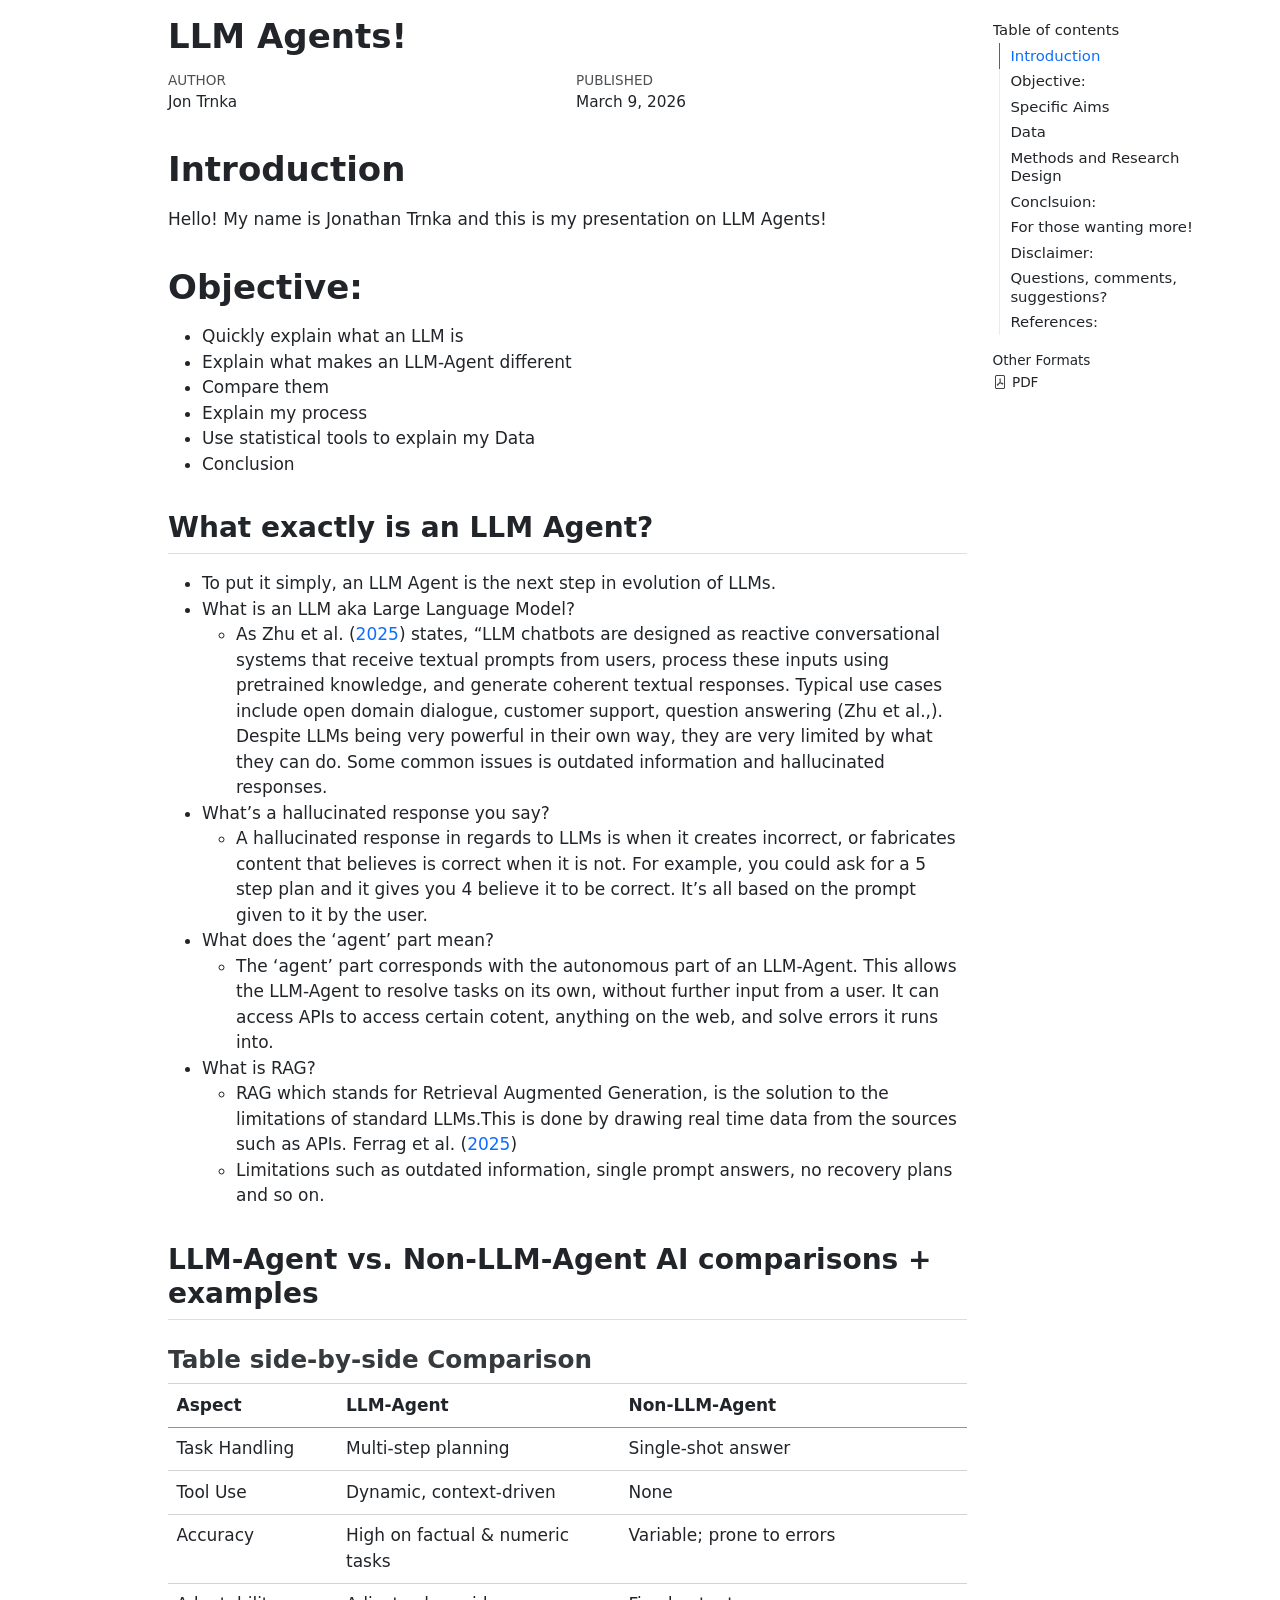
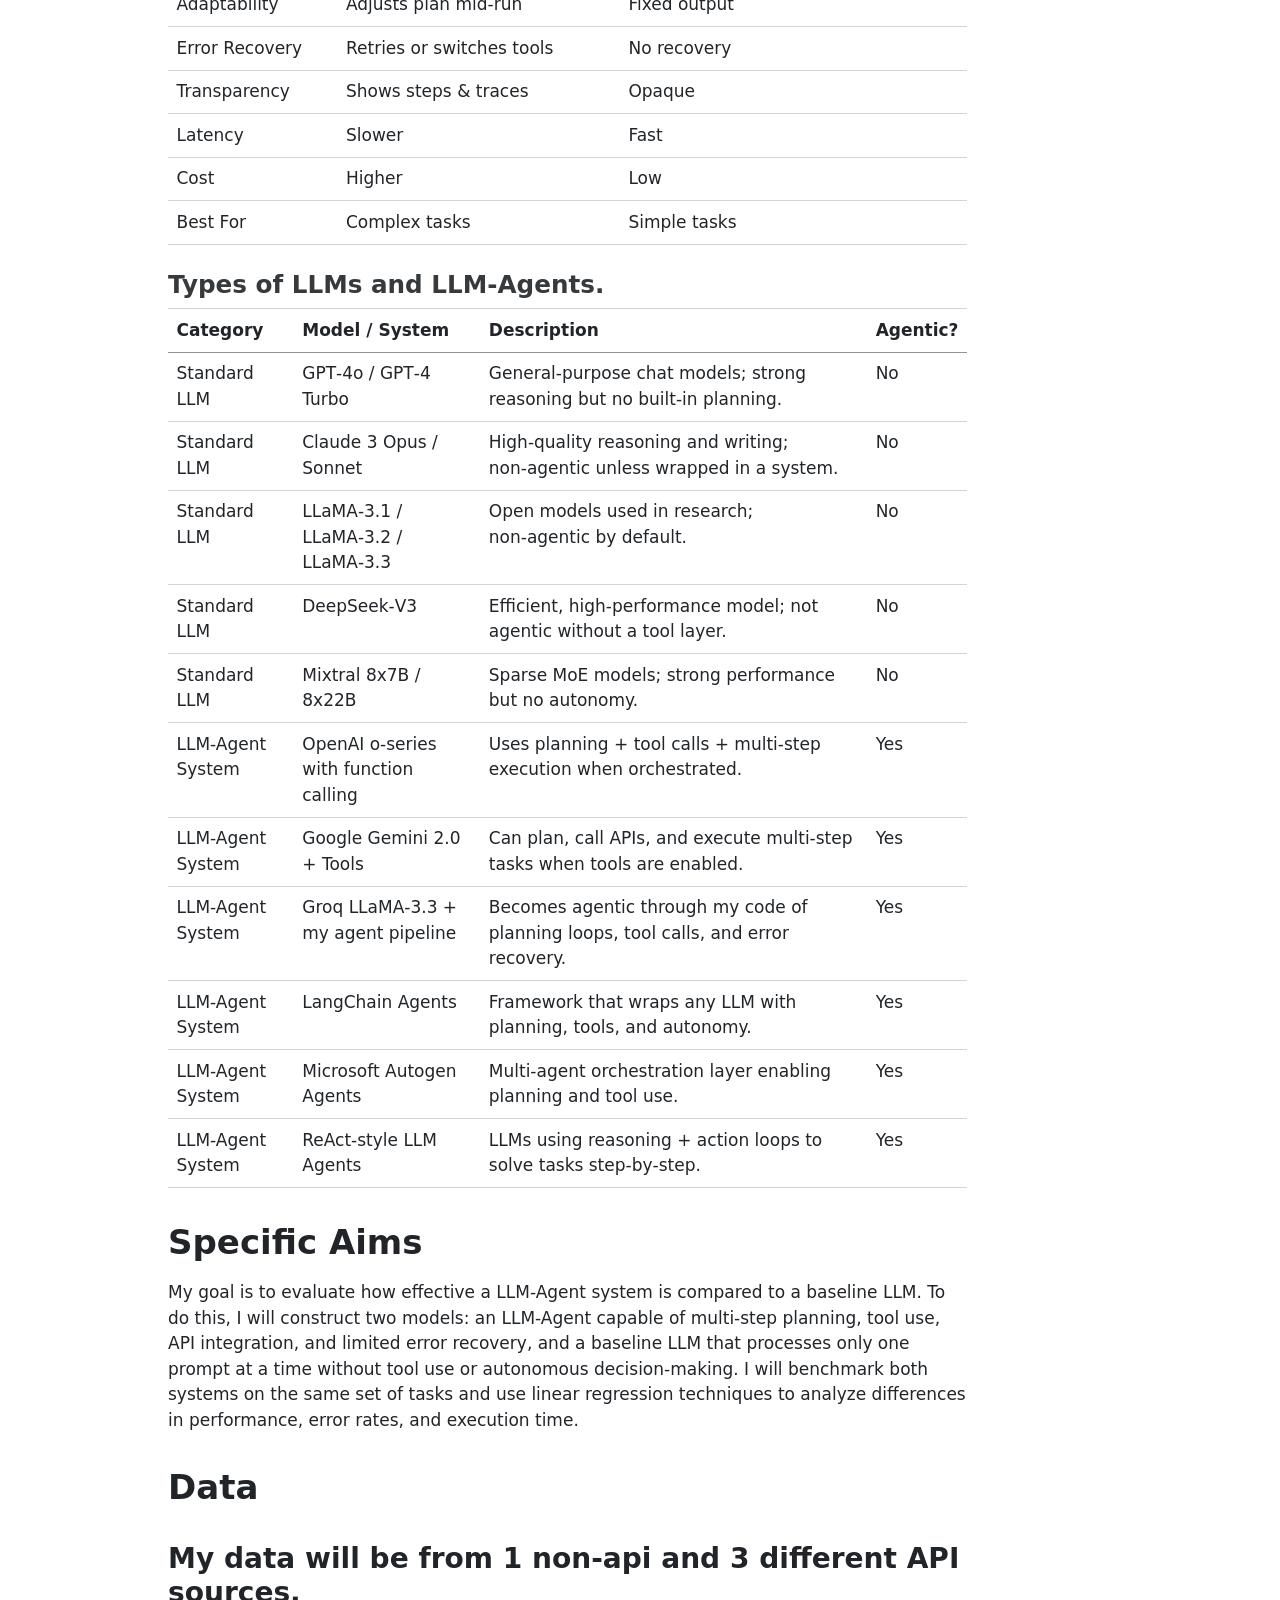
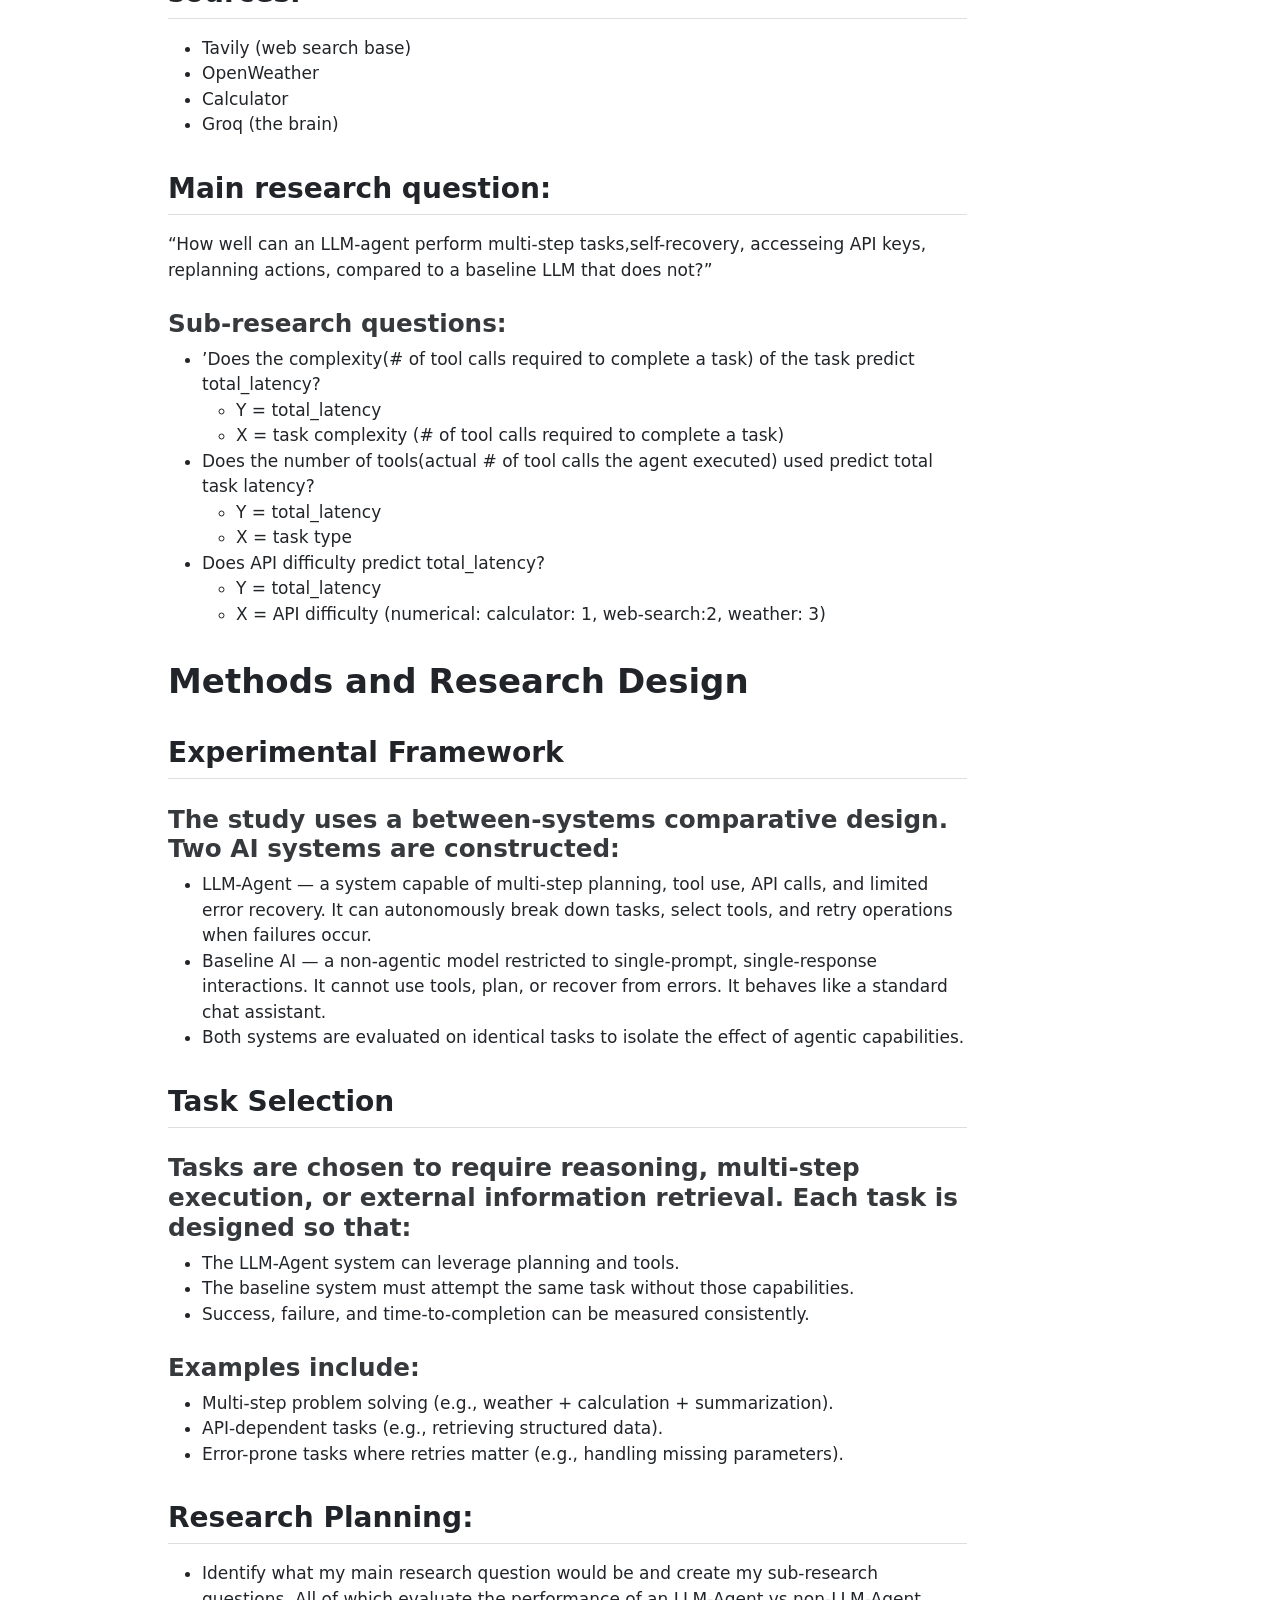
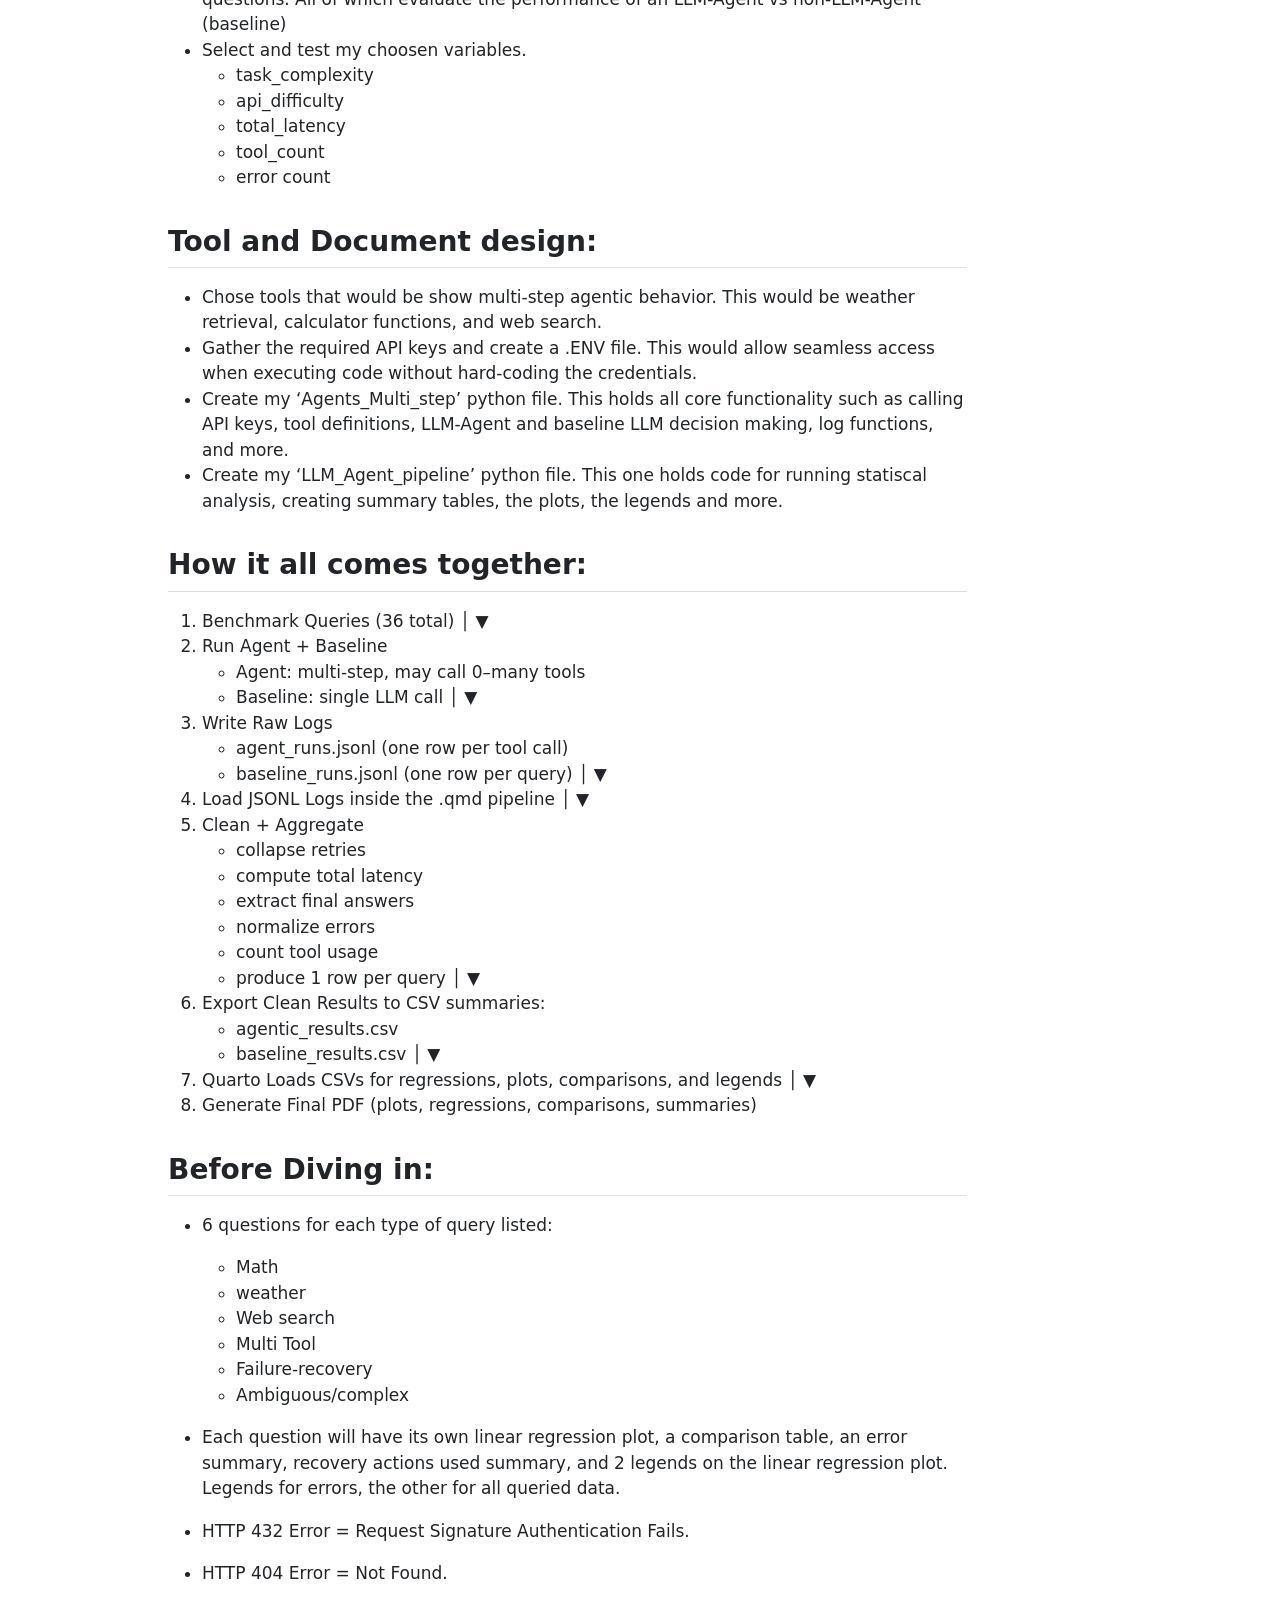
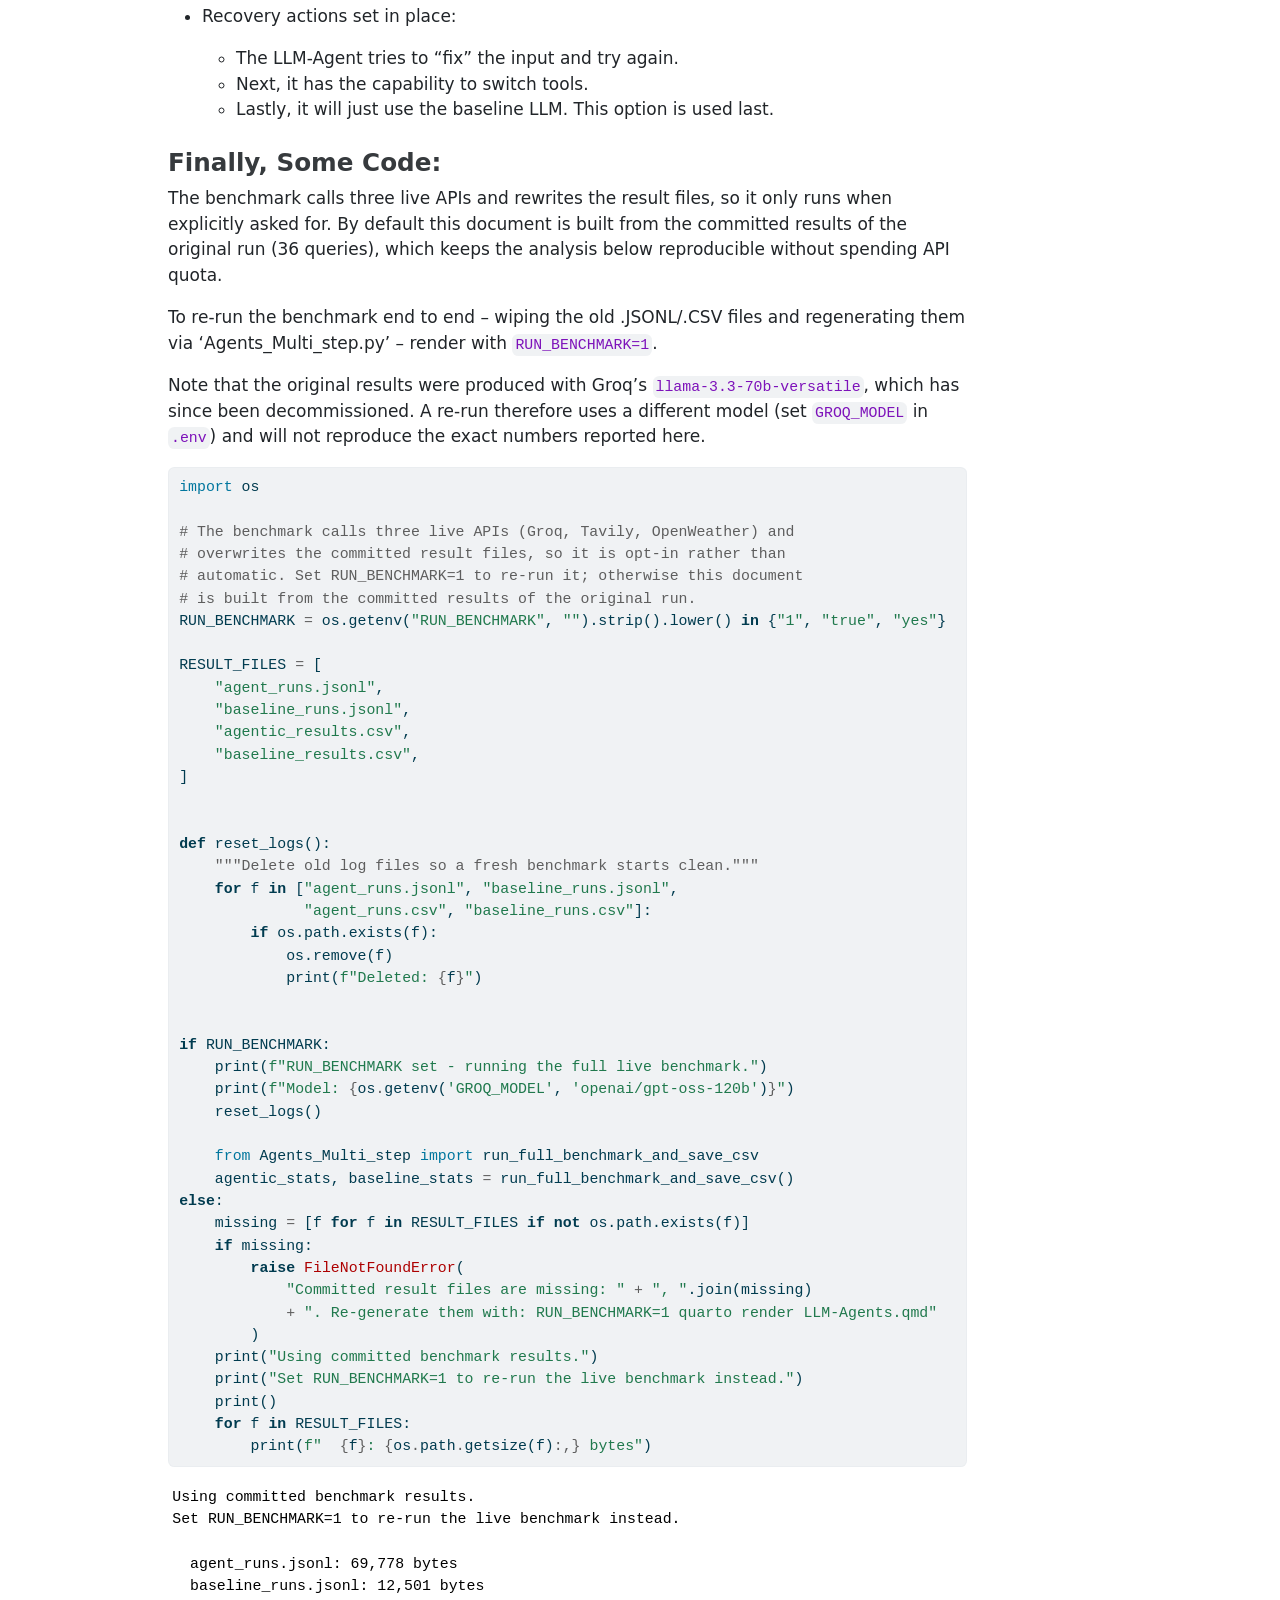
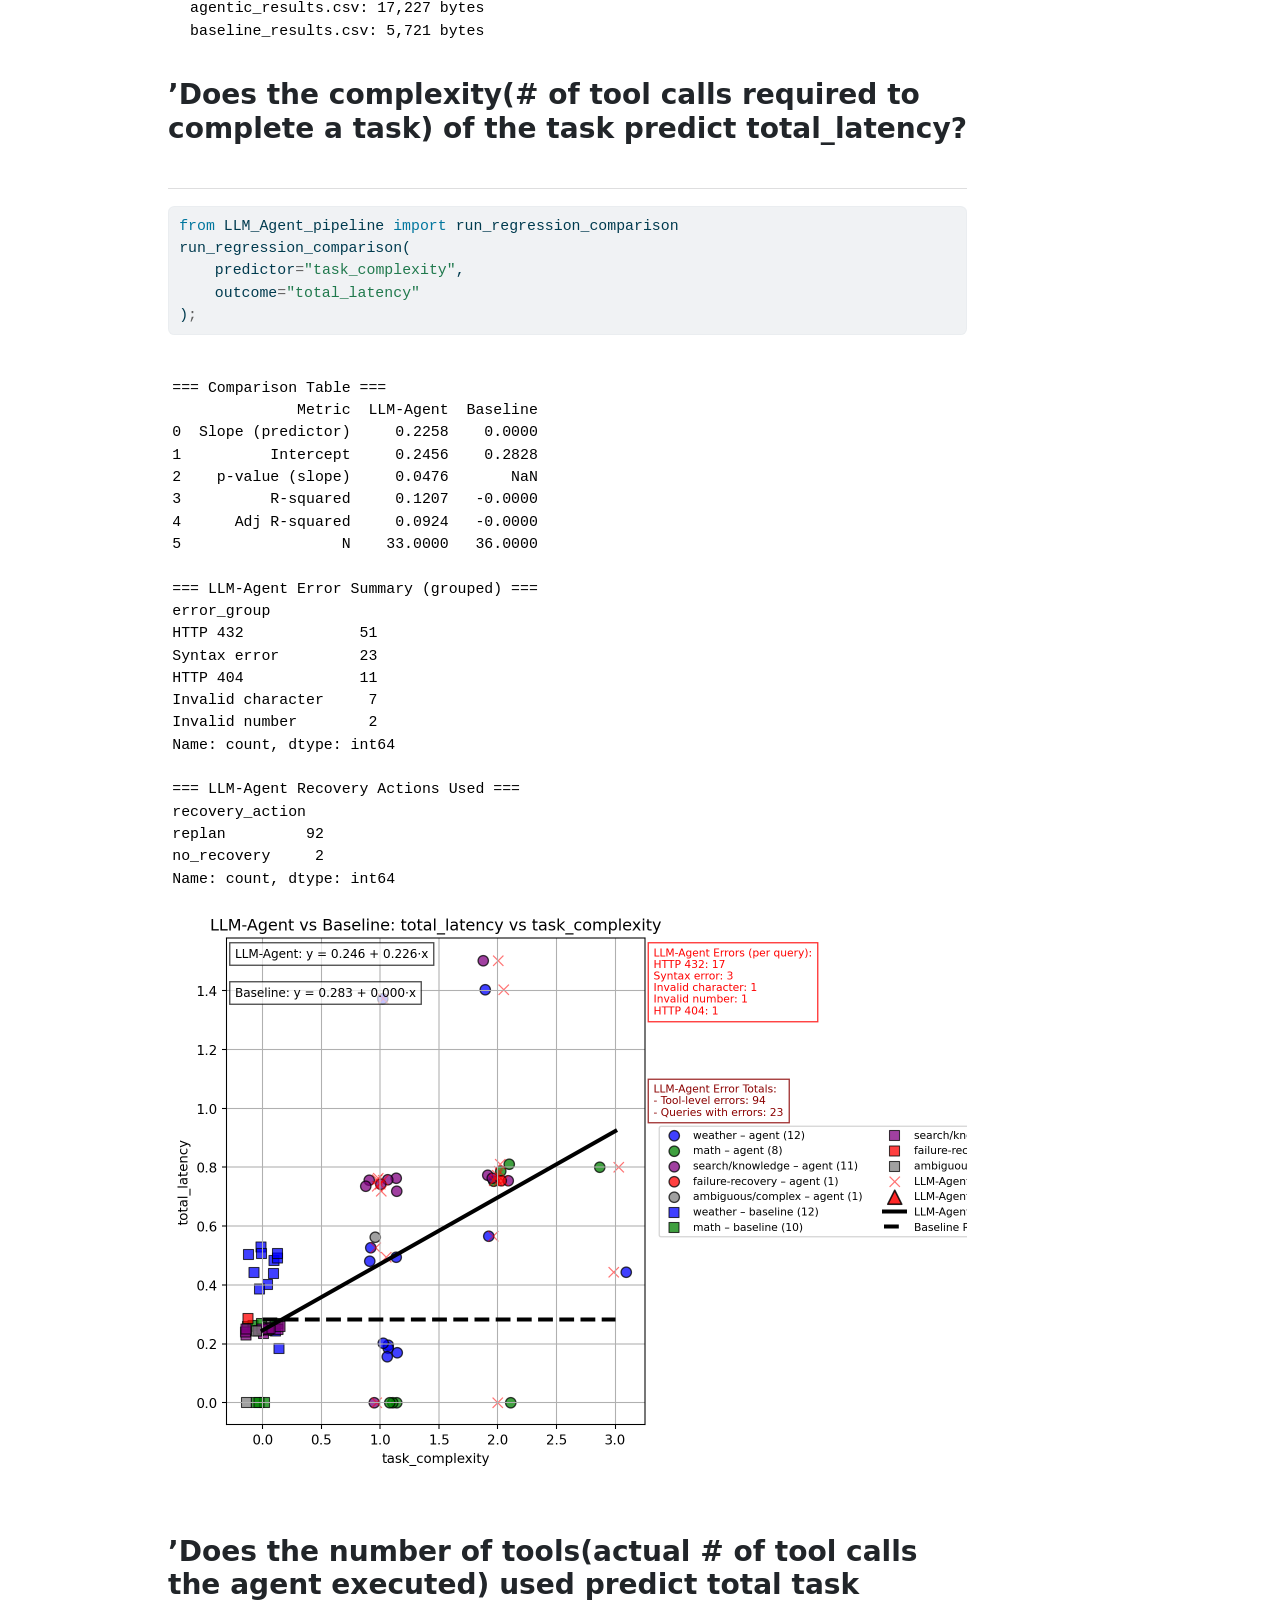
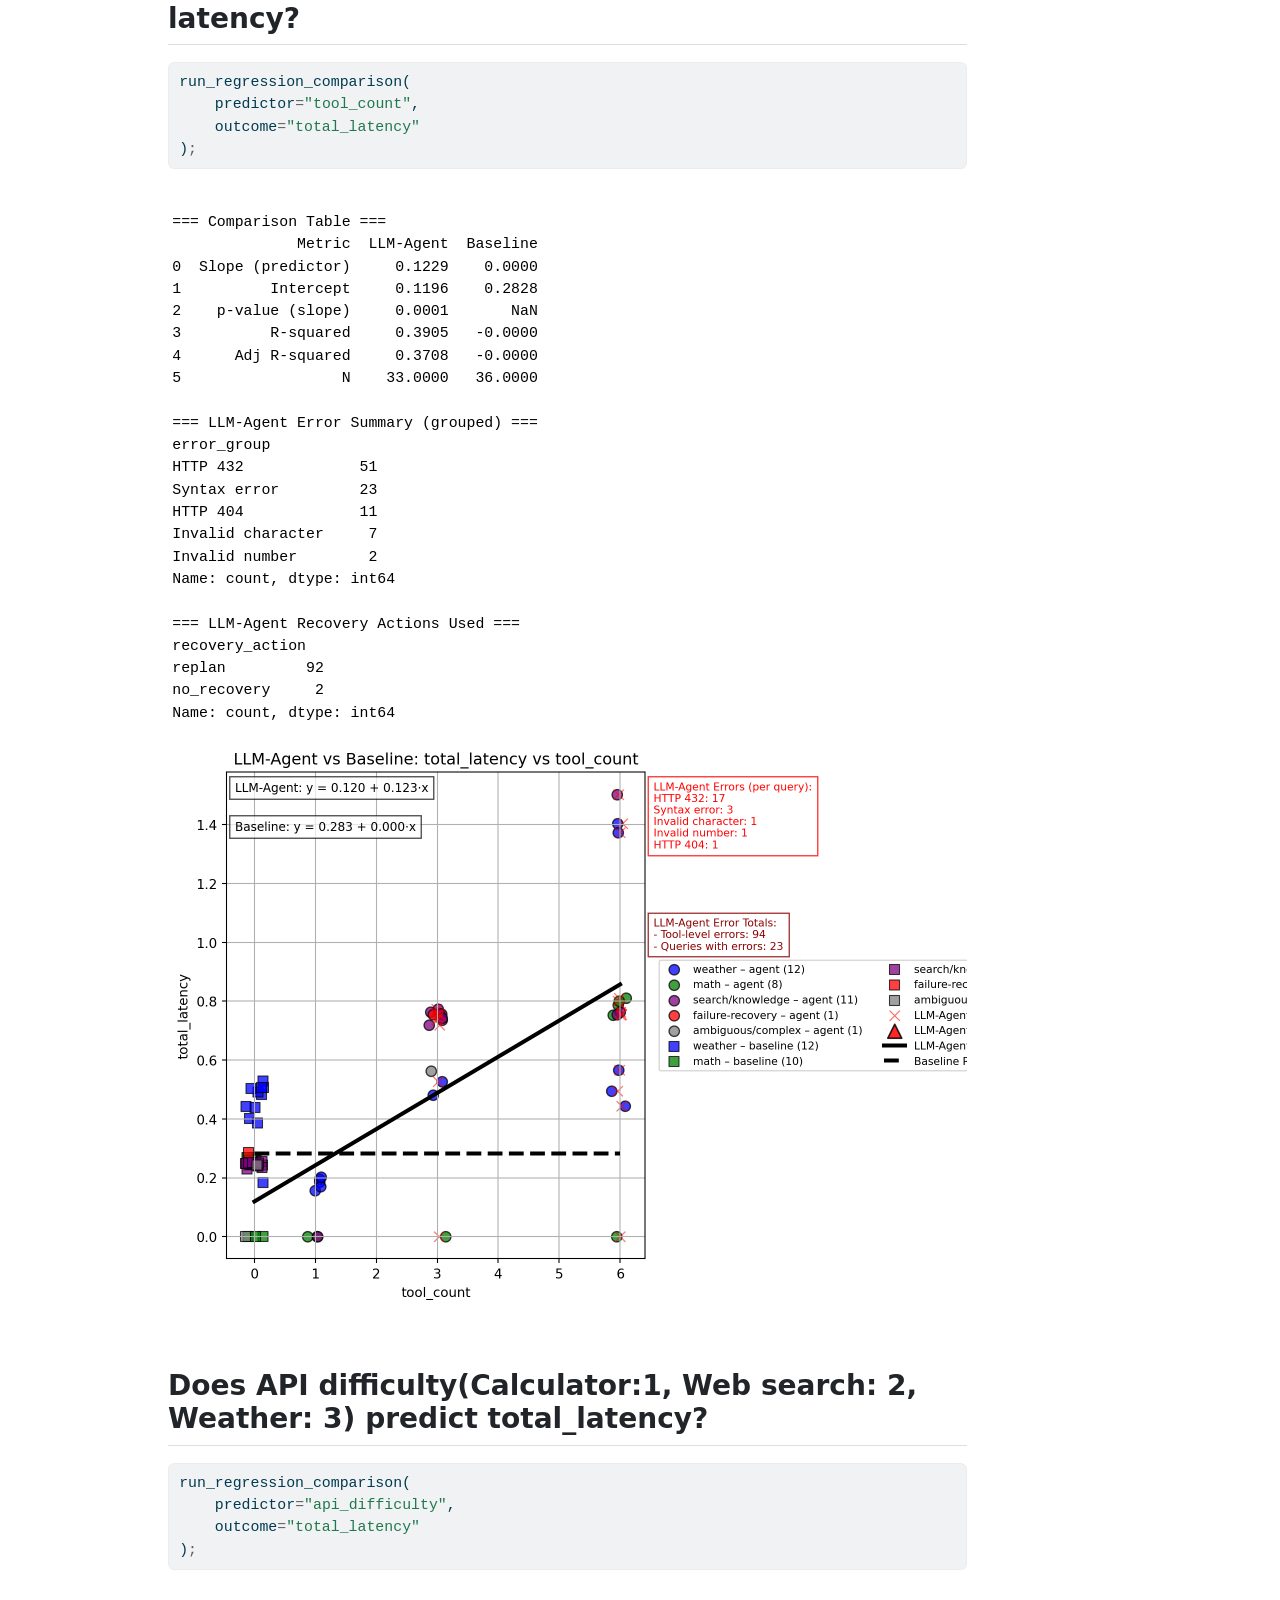
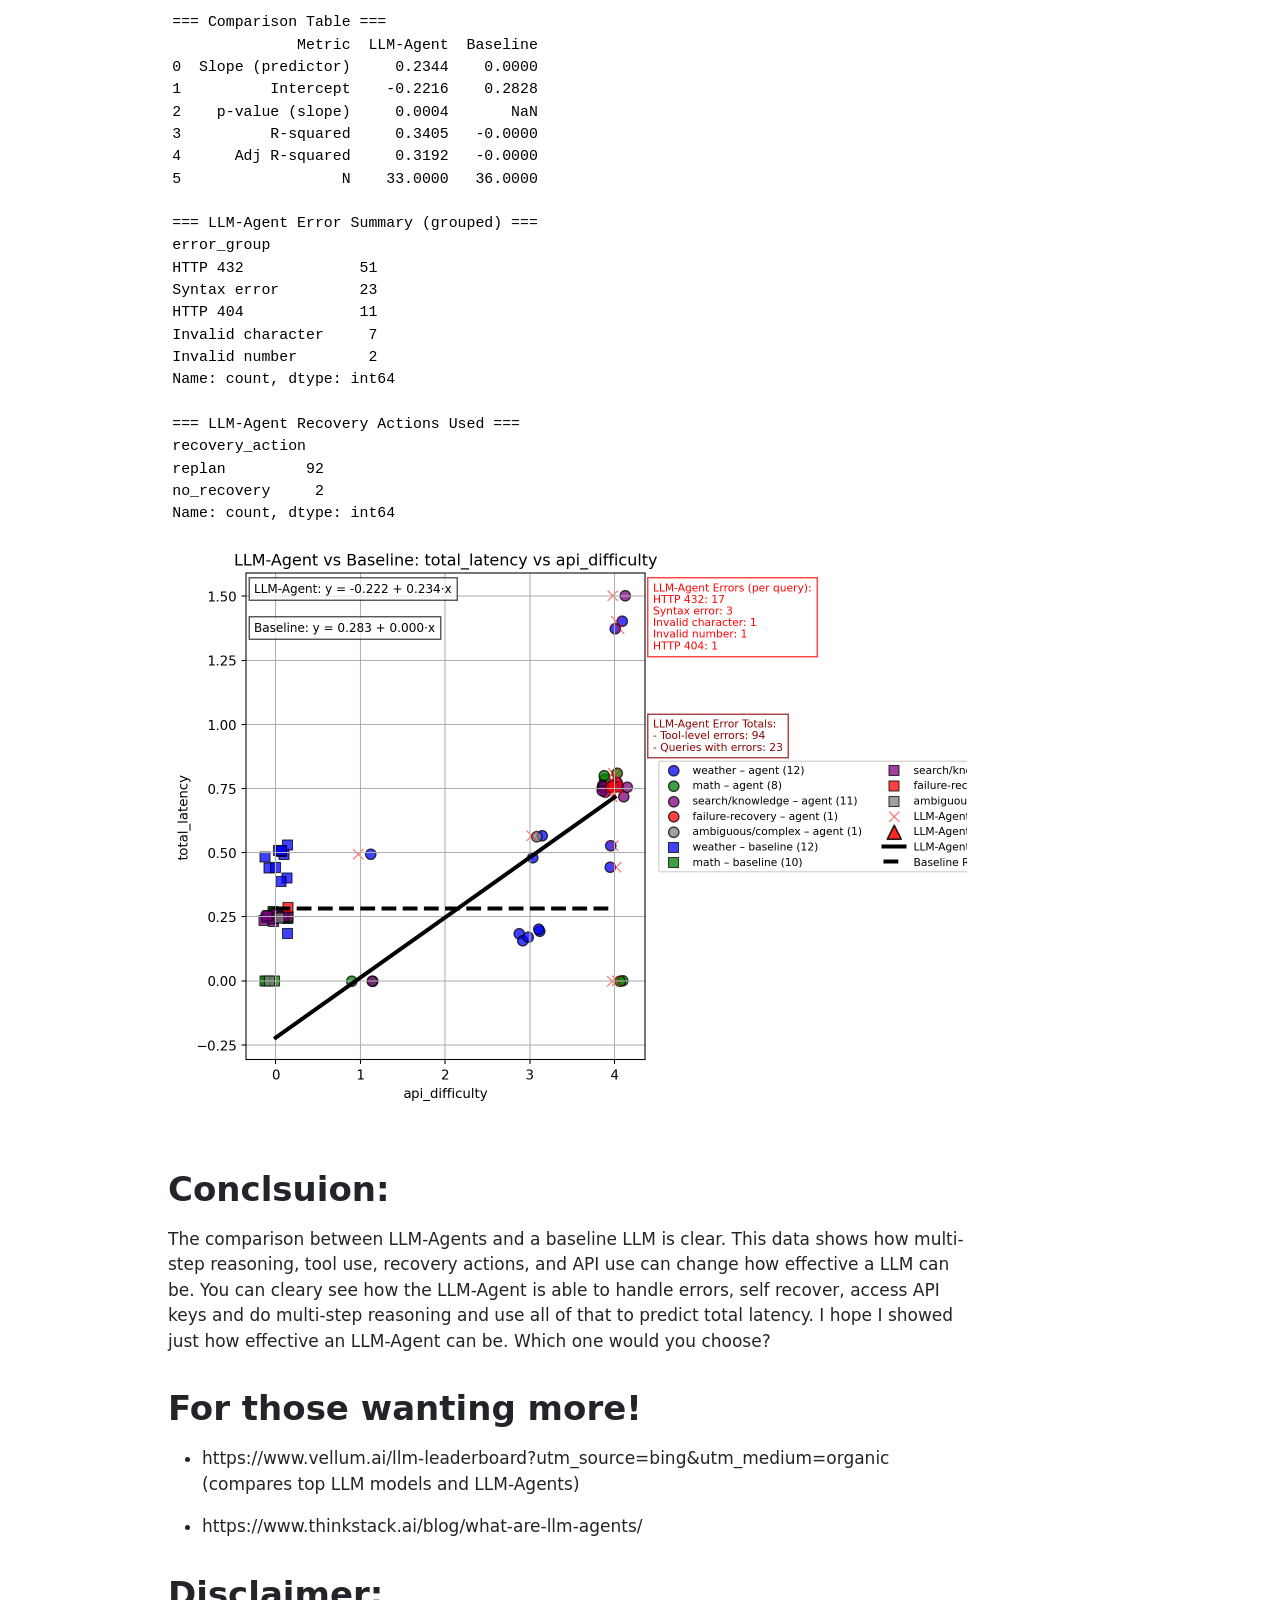
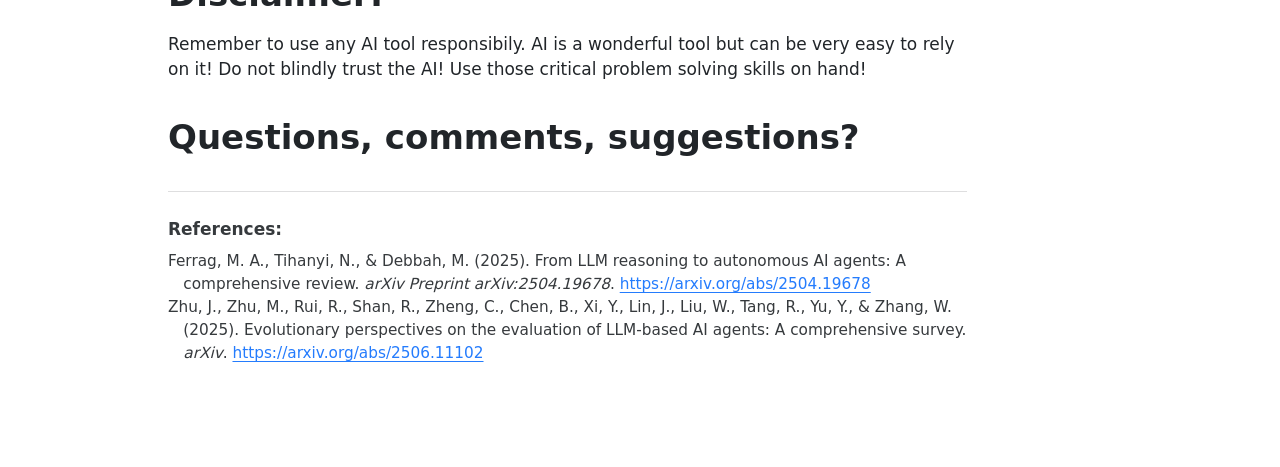
<file: LLM-Agents.html>
<!DOCTYPE html>
<html xmlns="http://www.w3.org/1999/xhtml" lang="en" xml:lang="en"><head>

<meta charset="utf-8">
<meta name="generator" content="quarto-1.8.27">

<meta name="viewport" content="width=device-width, initial-scale=1.0, user-scalable=yes">

<meta name="author" content="Jon Trnka">
<meta name="dcterms.date" content="2026-03-09">

<title>LLM Agents!</title>
<style>
code{white-space: pre-wrap;}
span.smallcaps{font-variant: small-caps;}
div.columns{display: flex; gap: min(4vw, 1.5em);}
div.column{flex: auto; overflow-x: auto;}
div.hanging-indent{margin-left: 1.5em; text-indent: -1.5em;}
ul.task-list{list-style: none;}
ul.task-list li input[type="checkbox"] {
  width: 0.8em;
  margin: 0 0.8em 0.2em -1em; /* quarto-specific, see https://github.com/quarto-dev/quarto-cli/issues/4556 */ 
  vertical-align: middle;
}
/* CSS for syntax highlighting */
html { -webkit-text-size-adjust: 100%; }
pre > code.sourceCode { white-space: pre; position: relative; }
pre > code.sourceCode > span { display: inline-block; line-height: 1.25; }
pre > code.sourceCode > span:empty { height: 1.2em; }
.sourceCode { overflow: visible; }
code.sourceCode > span { color: inherit; text-decoration: inherit; }
div.sourceCode { margin: 1em 0; }
pre.sourceCode { margin: 0; }
@media screen {
div.sourceCode { overflow: auto; }
}
@media print {
pre > code.sourceCode { white-space: pre-wrap; }
pre > code.sourceCode > span { text-indent: -5em; padding-left: 5em; }
}
pre.numberSource code
  { counter-reset: source-line 0; }
pre.numberSource code > span
  { position: relative; left: -4em; counter-increment: source-line; }
pre.numberSource code > span > a:first-child::before
  { content: counter(source-line);
    position: relative; left: -1em; text-align: right; vertical-align: baseline;
    border: none; display: inline-block;
    -webkit-touch-callout: none; -webkit-user-select: none;
    -khtml-user-select: none; -moz-user-select: none;
    -ms-user-select: none; user-select: none;
    padding: 0 4px; width: 4em;
  }
pre.numberSource { margin-left: 3em;  padding-left: 4px; }
div.sourceCode
  {   }
@media screen {
pre > code.sourceCode > span > a:first-child::before { text-decoration: underline; }
}
/* CSS for citations */
div.csl-bib-body { }
div.csl-entry {
  clear: both;
  margin-bottom: 0em;
}
.hanging-indent div.csl-entry {
  margin-left:2em;
  text-indent:-2em;
}
div.csl-left-margin {
  min-width:2em;
  float:left;
}
div.csl-right-inline {
  margin-left:2em;
  padding-left:1em;
}
div.csl-indent {
  margin-left: 2em;
}</style>


<script src="LLM-Agents_files/libs/clipboard/clipboard.min.js"></script>
<script src="LLM-Agents_files/libs/quarto-html/quarto.js" type="module"></script>
<script src="LLM-Agents_files/libs/quarto-html/tabsets/tabsets.js" type="module"></script>
<script src="LLM-Agents_files/libs/quarto-html/axe/axe-check.js" type="module"></script>
<script src="LLM-Agents_files/libs/quarto-html/popper.min.js"></script>
<script src="LLM-Agents_files/libs/quarto-html/tippy.umd.min.js"></script>
<script src="LLM-Agents_files/libs/quarto-html/anchor.min.js"></script>
<link href="LLM-Agents_files/libs/quarto-html/tippy.css" rel="stylesheet">
<link href="LLM-Agents_files/libs/quarto-html/quarto-syntax-highlighting-ed96de9b727972fe78a7b5d16c58bf87.css" rel="stylesheet" id="quarto-text-highlighting-styles">
<script src="LLM-Agents_files/libs/bootstrap/bootstrap.min.js"></script>
<link href="LLM-Agents_files/libs/bootstrap/bootstrap-icons.css" rel="stylesheet">
<link href="LLM-Agents_files/libs/bootstrap/bootstrap-f41d9803cc33b6f0e98b47923fe9125d.min.css" rel="stylesheet" append-hash="true" id="quarto-bootstrap" data-mode="light">


</head>

<body class="quarto-light">

<div id="quarto-content" class="page-columns page-rows-contents page-layout-article">
<div id="quarto-margin-sidebar" class="sidebar margin-sidebar">
  <nav id="TOC" role="doc-toc" class="toc-active">
    <h2 id="toc-title">Table of contents</h2>
   
  <ul>
  <li><a href="#introduction" id="toc-introduction" class="nav-link active" data-scroll-target="#introduction">Introduction</a></li>
  <li><a href="#objective" id="toc-objective" class="nav-link" data-scroll-target="#objective">Objective:</a>
  <ul class="collapse">
  <li><a href="#what-exactly-is-an-llm-agent" id="toc-what-exactly-is-an-llm-agent" class="nav-link" data-scroll-target="#what-exactly-is-an-llm-agent">What exactly is an LLM Agent?</a></li>
  <li><a href="#llm-agent-vs.-nonllm-agent-ai-comparisons-examples" id="toc-llm-agent-vs.-nonllm-agent-ai-comparisons-examples" class="nav-link" data-scroll-target="#llm-agent-vs.-nonllm-agent-ai-comparisons-examples">LLM-Agent vs.&nbsp;Non‑LLM-Agent AI comparisons + examples</a>
  <ul class="collapse">
  <li><a href="#table-side-by-side-comparison" id="toc-table-side-by-side-comparison" class="nav-link" data-scroll-target="#table-side-by-side-comparison">Table side-by-side Comparison</a></li>
  <li><a href="#types-of-llms-and-llm-agents." id="toc-types-of-llms-and-llm-agents." class="nav-link" data-scroll-target="#types-of-llms-and-llm-agents.">Types of LLMs and LLM-Agents.</a></li>
  </ul></li>
  </ul></li>
  <li><a href="#specific-aims" id="toc-specific-aims" class="nav-link" data-scroll-target="#specific-aims">Specific Aims</a></li>
  <li><a href="#data" id="toc-data" class="nav-link" data-scroll-target="#data">Data</a>
  <ul class="collapse">
  <li><a href="#my-data-will-be-from-1-non-api-and-3-different-api-sources." id="toc-my-data-will-be-from-1-non-api-and-3-different-api-sources." class="nav-link" data-scroll-target="#my-data-will-be-from-1-non-api-and-3-different-api-sources.">My data will be from 1 non-api and 3 different API sources.</a></li>
  <li><a href="#main-research-question" id="toc-main-research-question" class="nav-link" data-scroll-target="#main-research-question">Main research question:</a>
  <ul class="collapse">
  <li><a href="#sub-research-questions" id="toc-sub-research-questions" class="nav-link" data-scroll-target="#sub-research-questions">Sub-research questions:</a></li>
  </ul></li>
  </ul></li>
  <li><a href="#methods-and-research-design" id="toc-methods-and-research-design" class="nav-link" data-scroll-target="#methods-and-research-design">Methods and Research Design</a>
  <ul class="collapse">
  <li><a href="#experimental-framework" id="toc-experimental-framework" class="nav-link" data-scroll-target="#experimental-framework">Experimental Framework</a>
  <ul class="collapse">
  <li><a href="#the-study-uses-a-betweensystems-comparative-design.-two-ai-systems-are-constructed" id="toc-the-study-uses-a-betweensystems-comparative-design.-two-ai-systems-are-constructed" class="nav-link" data-scroll-target="#the-study-uses-a-betweensystems-comparative-design.-two-ai-systems-are-constructed">The study uses a between‑systems comparative design. Two AI systems are constructed:</a></li>
  </ul></li>
  <li><a href="#task-selection" id="toc-task-selection" class="nav-link" data-scroll-target="#task-selection">Task Selection</a>
  <ul class="collapse">
  <li><a href="#tasks-are-chosen-to-require-reasoning-multi-step-execution-or-external-information-retrieval.-each-task-is-designed-so-that" id="toc-tasks-are-chosen-to-require-reasoning-multi-step-execution-or-external-information-retrieval.-each-task-is-designed-so-that" class="nav-link" data-scroll-target="#tasks-are-chosen-to-require-reasoning-multi-step-execution-or-external-information-retrieval.-each-task-is-designed-so-that">Tasks are chosen to require reasoning, multi-step execution, or external information retrieval. Each task is designed so that:</a></li>
  <li><a href="#examples-include" id="toc-examples-include" class="nav-link" data-scroll-target="#examples-include">Examples include:</a></li>
  </ul></li>
  <li><a href="#research-planning" id="toc-research-planning" class="nav-link" data-scroll-target="#research-planning">Research Planning:</a></li>
  <li><a href="#tool-and-document-design" id="toc-tool-and-document-design" class="nav-link" data-scroll-target="#tool-and-document-design">Tool and Document design:</a></li>
  <li><a href="#how-it-all-comes-together" id="toc-how-it-all-comes-together" class="nav-link" data-scroll-target="#how-it-all-comes-together">How it all comes together:</a></li>
  <li><a href="#before-diving-in" id="toc-before-diving-in" class="nav-link" data-scroll-target="#before-diving-in">Before Diving in:</a>
  <ul class="collapse">
  <li><a href="#finally-some-code" id="toc-finally-some-code" class="nav-link" data-scroll-target="#finally-some-code">Finally, Some Code:</a></li>
  </ul></li>
  <li><a href="#does-the-complexity-of-tool-calls-required-to-complete-a-task-of-the-task-predict-total_latency" id="toc-does-the-complexity-of-tool-calls-required-to-complete-a-task-of-the-task-predict-total_latency" class="nav-link" data-scroll-target="#does-the-complexity-of-tool-calls-required-to-complete-a-task-of-the-task-predict-total_latency">’Does the complexity(# of tool calls required to complete a task) of the task predict total_latency?</a></li>
  <li><a href="#does-the-number-of-toolsactual-of-tool-calls-the-agent-executed-used-predict-total-task-latency" id="toc-does-the-number-of-toolsactual-of-tool-calls-the-agent-executed-used-predict-total-task-latency" class="nav-link" data-scroll-target="#does-the-number-of-toolsactual-of-tool-calls-the-agent-executed-used-predict-total-task-latency">’Does the number of tools(actual # of tool calls the agent executed) used predict total task latency?</a></li>
  <li><a href="#does-api-difficultycalculator1-web-search-2-weather-3-predict-total_latency" id="toc-does-api-difficultycalculator1-web-search-2-weather-3-predict-total_latency" class="nav-link" data-scroll-target="#does-api-difficultycalculator1-web-search-2-weather-3-predict-total_latency">Does API difficulty(Calculator:1, Web search: 2, Weather: 3) predict total_latency?</a></li>
  </ul></li>
  <li><a href="#conclsuion" id="toc-conclsuion" class="nav-link" data-scroll-target="#conclsuion">Conclsuion:</a></li>
  <li><a href="#for-those-wanting-more" id="toc-for-those-wanting-more" class="nav-link" data-scroll-target="#for-those-wanting-more">For those wanting more!</a></li>
  <li><a href="#disclaimer" id="toc-disclaimer" class="nav-link" data-scroll-target="#disclaimer">Disclaimer:</a></li>
  <li><a href="#questions-comments-suggestions" id="toc-questions-comments-suggestions" class="nav-link" data-scroll-target="#questions-comments-suggestions">Questions, comments, suggestions?</a></li>
  <li><a href="#references" id="toc-references" class="nav-link" data-scroll-target="#references">References:</a></li>
  </ul>
<div class="quarto-alternate-formats"><h2>Other Formats</h2><ul><li><a href="LLM-Agents.pdf"><i class="bi bi-file-pdf"></i>PDF</a></li></ul></div></nav>
</div>
<main class="content" id="quarto-document-content">

<header id="title-block-header" class="quarto-title-block default">
<div class="quarto-title">
<h1 class="title">LLM Agents!</h1>
</div>



<div class="quarto-title-meta">

    <div>
    <div class="quarto-title-meta-heading">Author</div>
    <div class="quarto-title-meta-contents">
             <p>Jon Trnka </p>
          </div>
  </div>
    
    <div>
    <div class="quarto-title-meta-heading">Published</div>
    <div class="quarto-title-meta-contents">
      <p class="date">March 9, 2026</p>
    </div>
  </div>
  
    
  </div>
  


</header>


<section id="introduction" class="level1">
<h1>Introduction</h1>
<p>Hello! My name is Jonathan Trnka and this is my presentation on LLM Agents!</p>
</section>
<section id="objective" class="level1">
<h1>Objective:</h1>
<ul>
<li>Quickly explain what an LLM is</li>
<li>Explain what makes an LLM-Agent different</li>
<li>Compare them</li>
<li>Explain my process</li>
<li>Use statistical tools to explain my Data</li>
<li>Conclusion</li>
</ul>
<section id="what-exactly-is-an-llm-agent" class="level2">
<h2 class="anchored" data-anchor-id="what-exactly-is-an-llm-agent">What exactly is an LLM Agent?</h2>
<ul>
<li>To put it simply, an LLM Agent is the next step in evolution of LLMs.</li>
<li>What is an LLM aka Large Language Model?
<ul>
<li>As <span class="citation" data-cites="zhu2025evolutionary">Zhu et al. (<a href="#ref-zhu2025evolutionary" role="doc-biblioref">2025</a>)</span> states, “LLM chatbots are designed as reactive conversational systems that receive textual prompts from users, process these inputs using pretrained knowledge, and generate coherent textual responses. Typical use cases include open domain dialogue, customer support, question answering (Zhu et al.,). Despite LLMs being very powerful in their own way, they are very limited by what they can do. Some common issues is outdated information and hallucinated responses.</li>
</ul></li>
<li>What’s a hallucinated response you say?
<ul>
<li>A hallucinated response in regards to LLMs is when it creates incorrect, or fabricates content that believes is correct when it is not. For example, you could ask for a 5 step plan and it gives you 4 believe it to be correct. It’s all based on the prompt given to it by the user.</li>
</ul></li>
<li>What does the ‘agent’ part mean?
<ul>
<li>The ‘agent’ part corresponds with the autonomous part of an LLM-Agent. This allows the LLM-Agent to resolve tasks on its own, without further input from a user. It can access APIs to access certain cotent, anything on the web, and solve errors it runs into.</li>
</ul></li>
<li>What is RAG?
<ul>
<li>RAG which stands for Retrieval Augmented Generation, is the solution to the limitations of standard LLMs.This is done by drawing real time data from the sources such as APIs. <span class="citation" data-cites="ferrag2025agents">Ferrag et al. (<a href="#ref-ferrag2025agents" role="doc-biblioref">2025</a>)</span></li>
<li>Limitations such as outdated information, single prompt answers, no recovery plans and so on.</li>
</ul></li>
</ul>
</section>
<section id="llm-agent-vs.-nonllm-agent-ai-comparisons-examples" class="level2">
<h2 class="anchored" data-anchor-id="llm-agent-vs.-nonllm-agent-ai-comparisons-examples">LLM-Agent vs.&nbsp;Non‑LLM-Agent AI comparisons + examples</h2>
<section id="table-side-by-side-comparison" class="level3">
<h3 class="anchored" data-anchor-id="table-side-by-side-comparison">Table side-by-side Comparison</h3>
<table class="caption-top table">
<colgroup>
<col style="width: 21%">
<col style="width: 35%">
<col style="width: 43%">
</colgroup>
<thead>
<tr class="header">
<th>Aspect</th>
<th>LLM-Agent</th>
<th>Non‑LLM-Agent</th>
</tr>
</thead>
<tbody>
<tr class="odd">
<td>Task Handling</td>
<td>Multi-step planning</td>
<td>Single-shot answer</td>
</tr>
<tr class="even">
<td>Tool Use</td>
<td>Dynamic, context-driven</td>
<td>None</td>
</tr>
<tr class="odd">
<td>Accuracy</td>
<td>High on factual &amp; numeric tasks</td>
<td>Variable; prone to errors</td>
</tr>
<tr class="even">
<td>Adaptability</td>
<td>Adjusts plan mid-run</td>
<td>Fixed output</td>
</tr>
<tr class="odd">
<td>Error Recovery</td>
<td>Retries or switches tools</td>
<td>No recovery</td>
</tr>
<tr class="even">
<td>Transparency</td>
<td>Shows steps &amp; traces</td>
<td>Opaque</td>
</tr>
<tr class="odd">
<td>Latency</td>
<td>Slower</td>
<td>Fast</td>
</tr>
<tr class="even">
<td>Cost</td>
<td>Higher</td>
<td>Low</td>
</tr>
<tr class="odd">
<td>Best For</td>
<td>Complex tasks</td>
<td>Simple tasks</td>
</tr>
</tbody>
</table>
</section>
<section id="types-of-llms-and-llm-agents." class="level3">
<h3 class="anchored" data-anchor-id="types-of-llms-and-llm-agents.">Types of LLMs and LLM-Agents.</h3>
<table class="caption-top table">
<colgroup>
<col style="width: 16%">
<col style="width: 24%">
<col style="width: 51%">
<col style="width: 6%">
</colgroup>
<thead>
<tr class="header">
<th>Category</th>
<th>Model / System</th>
<th>Description</th>
<th>Agentic?</th>
</tr>
</thead>
<tbody>
<tr class="odd">
<td>Standard LLM</td>
<td>GPT‑4o / GPT‑4 Turbo</td>
<td>General-purpose chat models; strong reasoning but no built‑in planning.</td>
<td>No</td>
</tr>
<tr class="even">
<td>Standard LLM</td>
<td>Claude 3 Opus / Sonnet</td>
<td>High‑quality reasoning and writing; non‑agentic unless wrapped in a system.</td>
<td>No</td>
</tr>
<tr class="odd">
<td>Standard LLM</td>
<td>LLaMA‑3.1 / LLaMA‑3.2 / LLaMA‑3.3</td>
<td>Open models used in research; non‑agentic by default.</td>
<td>No</td>
</tr>
<tr class="even">
<td>Standard LLM</td>
<td>DeepSeek‑V3</td>
<td>Efficient, high‑performance model; not agentic without a tool layer.</td>
<td>No</td>
</tr>
<tr class="odd">
<td>Standard LLM</td>
<td>Mixtral 8x7B / 8x22B</td>
<td>Sparse MoE models; strong performance but no autonomy.</td>
<td>No</td>
</tr>
<tr class="even">
<td>LLM-Agent System</td>
<td>OpenAI o‑series with function calling</td>
<td>Uses planning + tool calls + multi‑step execution when orchestrated.</td>
<td>Yes</td>
</tr>
<tr class="odd">
<td>LLM-Agent System</td>
<td>Google Gemini 2.0 + Tools</td>
<td>Can plan, call APIs, and execute multi‑step tasks when tools are enabled.</td>
<td>Yes</td>
</tr>
<tr class="even">
<td>LLM-Agent System</td>
<td>Groq LLaMA‑3.3 + my agent pipeline</td>
<td>Becomes agentic through my code of planning loops, tool calls, and error recovery.</td>
<td>Yes</td>
</tr>
<tr class="odd">
<td>LLM-Agent System</td>
<td>LangChain Agents</td>
<td>Framework that wraps any LLM with planning, tools, and autonomy.</td>
<td>Yes</td>
</tr>
<tr class="even">
<td>LLM-Agent System</td>
<td>Microsoft Autogen Agents</td>
<td>Multi‑agent orchestration layer enabling planning and tool use.</td>
<td>Yes</td>
</tr>
<tr class="odd">
<td>LLM-Agent System</td>
<td>ReAct‑style LLM Agents</td>
<td>LLMs using reasoning + action loops to solve tasks step‑by‑step.</td>
<td>Yes</td>
</tr>
</tbody>
</table>
</section>
</section>
</section>
<section id="specific-aims" class="level1">
<h1>Specific Aims</h1>
<p>My goal is to evaluate how effective a LLM-Agent system is compared to a baseline LLM. To do this, I will construct two models: an LLM-Agent capable of multi‑step planning, tool use, API integration, and limited error recovery, and a baseline LLM that processes only one prompt at a time without tool use or autonomous decision‑making. I will benchmark both systems on the same set of tasks and use linear regression techniques to analyze differences in performance, error rates, and execution time.</p>
</section>
<section id="data" class="level1">
<h1>Data</h1>
<section id="my-data-will-be-from-1-non-api-and-3-different-api-sources." class="level2">
<h2 class="anchored" data-anchor-id="my-data-will-be-from-1-non-api-and-3-different-api-sources.">My data will be from 1 non-api and 3 different API sources.</h2>
<ul>
<li>Tavily (web search base)</li>
<li>OpenWeather</li>
<li>Calculator</li>
<li>Groq (the brain)</li>
</ul>
</section>
<section id="main-research-question" class="level2">
<h2 class="anchored" data-anchor-id="main-research-question">Main research question:</h2>
<p>“How well can an LLM-agent perform multi‑step tasks,self-recovery, accesseing API keys, replanning actions, compared to a baseline LLM that does not?”</p>
<section id="sub-research-questions" class="level3">
<h3 class="anchored" data-anchor-id="sub-research-questions">Sub-research questions:</h3>
<ul>
<li>’Does the complexity(# of tool calls required to complete a task) of the task predict total_latency?
<ul>
<li>Y = total_latency</li>
<li>X = task complexity (# of tool calls required to complete a task)</li>
</ul></li>
<li>Does the number of tools(actual # of tool calls the agent executed) used predict total task latency?
<ul>
<li>Y = total_latency</li>
<li>X = task type</li>
</ul></li>
<li>Does API difficulty predict total_latency?
<ul>
<li>Y = total_latency</li>
<li>X = API difficulty (numerical: calculator: 1, web-search:2, weather: 3)</li>
</ul></li>
</ul>
</section>
</section>
</section>
<section id="methods-and-research-design" class="level1">
<h1>Methods and Research Design</h1>
<section id="experimental-framework" class="level2">
<h2 class="anchored" data-anchor-id="experimental-framework">Experimental Framework</h2>
<section id="the-study-uses-a-betweensystems-comparative-design.-two-ai-systems-are-constructed" class="level3">
<h3 class="anchored" data-anchor-id="the-study-uses-a-betweensystems-comparative-design.-two-ai-systems-are-constructed">The study uses a between‑systems comparative design. Two AI systems are constructed:</h3>
<ul>
<li>LLM-Agent — a system capable of multi‑step planning, tool use, API calls, and limited error recovery. It can autonomously break down tasks, select tools, and retry operations when failures occur.</li>
<li>Baseline AI — a non‑agentic model restricted to single‑prompt, single‑response interactions. It cannot use tools, plan, or recover from errors. It behaves like a standard chat assistant.</li>
<li>Both systems are evaluated on identical tasks to isolate the effect of agentic capabilities.</li>
</ul>
</section>
</section>
<section id="task-selection" class="level2">
<h2 class="anchored" data-anchor-id="task-selection">Task Selection</h2>
<section id="tasks-are-chosen-to-require-reasoning-multi-step-execution-or-external-information-retrieval.-each-task-is-designed-so-that" class="level3">
<h3 class="anchored" data-anchor-id="tasks-are-chosen-to-require-reasoning-multi-step-execution-or-external-information-retrieval.-each-task-is-designed-so-that">Tasks are chosen to require reasoning, multi-step execution, or external information retrieval. Each task is designed so that:</h3>
<ul>
<li>The LLM-Agent system can leverage planning and tools.</li>
<li>The baseline system must attempt the same task without those capabilities.</li>
<li>Success, failure, and time-to-completion can be measured consistently.</li>
</ul>
</section>
<section id="examples-include" class="level3">
<h3 class="anchored" data-anchor-id="examples-include">Examples include:</h3>
<ul>
<li>Multi-step problem solving (e.g., weather + calculation + summarization).</li>
<li>API-dependent tasks (e.g., retrieving structured data).</li>
<li>Error-prone tasks where retries matter (e.g., handling missing parameters).</li>
</ul>
</section>
</section>
<section id="research-planning" class="level2">
<h2 class="anchored" data-anchor-id="research-planning">Research Planning:</h2>
<ul>
<li>Identify what my main research question would be and create my sub-research questions. All of which evaluate the performance of an LLM-Agent vs non-LLM-Agent (baseline)</li>
<li>Select and test my choosen variables.
<ul>
<li>task_complexity</li>
<li>api_difficulty</li>
<li>total_latency</li>
<li>tool_count</li>
<li>error count</li>
</ul></li>
</ul>
</section>
<section id="tool-and-document-design" class="level2">
<h2 class="anchored" data-anchor-id="tool-and-document-design">Tool and Document design:</h2>
<ul>
<li>Chose tools that would be show multi-step agentic behavior. This would be weather retrieval, calculator functions, and web search.</li>
<li>Gather the required API keys and create a .ENV file. This would allow seamless access when executing code without hard-coding the credentials.</li>
<li>Create my ‘Agents_Multi_step’ python file. This holds all core functionality such as calling API keys, tool definitions, LLM-Agent and baseline LLM decision making, log functions, and more.</li>
<li>Create my ‘LLM_Agent_pipeline’ python file. This one holds code for running statiscal analysis, creating summary tables, the plots, the legends and more.</li>
</ul>
</section>
<section id="how-it-all-comes-together" class="level2">
<h2 class="anchored" data-anchor-id="how-it-all-comes-together">How it all comes together:</h2>
<ol type="1">
<li>Benchmark Queries (36 total) │ ▼</li>
<li>Run Agent + Baseline
<ul>
<li>Agent: multi-step, may call 0–many tools</li>
<li>Baseline: single LLM call │ ▼</li>
</ul></li>
<li>Write Raw Logs
<ul>
<li>agent_runs.jsonl (one row per tool call)</li>
<li>baseline_runs.jsonl (one row per query) │ ▼</li>
</ul></li>
<li>Load JSONL Logs inside the .qmd pipeline │ ▼</li>
<li>Clean + Aggregate
<ul>
<li>collapse retries</li>
<li>compute total latency</li>
<li>extract final answers</li>
<li>normalize errors</li>
<li>count tool usage</li>
<li>produce 1 row per query │ ▼</li>
</ul></li>
<li>Export Clean Results to CSV summaries:
<ul>
<li>agentic_results.csv</li>
<li>baseline_results.csv │ ▼</li>
</ul></li>
<li>Quarto Loads CSVs for regressions, plots, comparisons, and legends │ ▼</li>
<li>Generate Final PDF (plots, regressions, comparisons, summaries)</li>
</ol>
</section>
<section id="before-diving-in" class="level2">
<h2 class="anchored" data-anchor-id="before-diving-in">Before Diving in:</h2>
<ul>
<li><p>6 questions for each type of query listed:</p>
<ul>
<li>Math</li>
<li>weather</li>
<li>Web search</li>
<li>Multi Tool</li>
<li>Failure-recovery</li>
<li>Ambiguous/complex</li>
</ul></li>
<li><p>Each question will have its own linear regression plot, a comparison table, an error summary, recovery actions used summary, and 2 legends on the linear regression plot. Legends for errors, the other for all queried data.</p></li>
<li><p>HTTP 432 Error = Request Signature Authentication Fails.</p></li>
<li><p>HTTP 404 Error = Not Found.</p></li>
<li><p>Recovery actions set in place:</p>
<ul>
<li>The LLM-Agent tries to “fix” the input and try again.</li>
<li>Next, it has the capability to switch tools.</li>
<li>Lastly, it will just use the baseline LLM. This option is used last.</li>
</ul></li>
</ul>
<section id="finally-some-code" class="level3">
<h3 class="anchored" data-anchor-id="finally-some-code">Finally, Some Code:</h3>
<p>The benchmark calls three live APIs and rewrites the result files, so it only runs when explicitly asked for. By default this document is built from the committed results of the original run (36 queries), which keeps the analysis below reproducible without spending API quota.</p>
<p>To re-run the benchmark end to end – wiping the old .JSONL/.CSV files and regenerating them via ‘Agents_Multi_step.py’ – render with <code>RUN_BENCHMARK=1</code>.</p>
<p>Note that the original results were produced with Groq’s <code>llama-3.3-70b-versatile</code>, which has since been decommissioned. A re-run therefore uses a different model (set <code>GROQ_MODEL</code> in <code>.env</code>) and will not reproduce the exact numbers reported here.</p>
<div id="bfc6cf04" class="cell" data-execution_count="1">
<div class="code-copy-outer-scaffold"><div class="sourceCode cell-code" id="cb1"><pre class="sourceCode python code-with-copy"><code class="sourceCode python"><span id="cb1-1"><a href="#cb1-1" aria-hidden="true" tabindex="-1"></a><span class="im">import</span> os</span>
<span id="cb1-2"><a href="#cb1-2" aria-hidden="true" tabindex="-1"></a></span>
<span id="cb1-3"><a href="#cb1-3" aria-hidden="true" tabindex="-1"></a><span class="co"># The benchmark calls three live APIs (Groq, Tavily, OpenWeather) and</span></span>
<span id="cb1-4"><a href="#cb1-4" aria-hidden="true" tabindex="-1"></a><span class="co"># overwrites the committed result files, so it is opt-in rather than</span></span>
<span id="cb1-5"><a href="#cb1-5" aria-hidden="true" tabindex="-1"></a><span class="co"># automatic. Set RUN_BENCHMARK=1 to re-run it; otherwise this document</span></span>
<span id="cb1-6"><a href="#cb1-6" aria-hidden="true" tabindex="-1"></a><span class="co"># is built from the committed results of the original run.</span></span>
<span id="cb1-7"><a href="#cb1-7" aria-hidden="true" tabindex="-1"></a>RUN_BENCHMARK <span class="op">=</span> os.getenv(<span class="st">"RUN_BENCHMARK"</span>, <span class="st">""</span>).strip().lower() <span class="kw">in</span> {<span class="st">"1"</span>, <span class="st">"true"</span>, <span class="st">"yes"</span>}</span>
<span id="cb1-8"><a href="#cb1-8" aria-hidden="true" tabindex="-1"></a></span>
<span id="cb1-9"><a href="#cb1-9" aria-hidden="true" tabindex="-1"></a>RESULT_FILES <span class="op">=</span> [</span>
<span id="cb1-10"><a href="#cb1-10" aria-hidden="true" tabindex="-1"></a>    <span class="st">"agent_runs.jsonl"</span>,</span>
<span id="cb1-11"><a href="#cb1-11" aria-hidden="true" tabindex="-1"></a>    <span class="st">"baseline_runs.jsonl"</span>,</span>
<span id="cb1-12"><a href="#cb1-12" aria-hidden="true" tabindex="-1"></a>    <span class="st">"agentic_results.csv"</span>,</span>
<span id="cb1-13"><a href="#cb1-13" aria-hidden="true" tabindex="-1"></a>    <span class="st">"baseline_results.csv"</span>,</span>
<span id="cb1-14"><a href="#cb1-14" aria-hidden="true" tabindex="-1"></a>]</span>
<span id="cb1-15"><a href="#cb1-15" aria-hidden="true" tabindex="-1"></a></span>
<span id="cb1-16"><a href="#cb1-16" aria-hidden="true" tabindex="-1"></a></span>
<span id="cb1-17"><a href="#cb1-17" aria-hidden="true" tabindex="-1"></a><span class="kw">def</span> reset_logs():</span>
<span id="cb1-18"><a href="#cb1-18" aria-hidden="true" tabindex="-1"></a>    <span class="co">"""Delete old log files so a fresh benchmark starts clean."""</span></span>
<span id="cb1-19"><a href="#cb1-19" aria-hidden="true" tabindex="-1"></a>    <span class="cf">for</span> f <span class="kw">in</span> [<span class="st">"agent_runs.jsonl"</span>, <span class="st">"baseline_runs.jsonl"</span>,</span>
<span id="cb1-20"><a href="#cb1-20" aria-hidden="true" tabindex="-1"></a>              <span class="st">"agent_runs.csv"</span>, <span class="st">"baseline_runs.csv"</span>]:</span>
<span id="cb1-21"><a href="#cb1-21" aria-hidden="true" tabindex="-1"></a>        <span class="cf">if</span> os.path.exists(f):</span>
<span id="cb1-22"><a href="#cb1-22" aria-hidden="true" tabindex="-1"></a>            os.remove(f)</span>
<span id="cb1-23"><a href="#cb1-23" aria-hidden="true" tabindex="-1"></a>            <span class="bu">print</span>(<span class="ss">f"Deleted: </span><span class="sc">{</span>f<span class="sc">}</span><span class="ss">"</span>)</span>
<span id="cb1-24"><a href="#cb1-24" aria-hidden="true" tabindex="-1"></a></span>
<span id="cb1-25"><a href="#cb1-25" aria-hidden="true" tabindex="-1"></a></span>
<span id="cb1-26"><a href="#cb1-26" aria-hidden="true" tabindex="-1"></a><span class="cf">if</span> RUN_BENCHMARK:</span>
<span id="cb1-27"><a href="#cb1-27" aria-hidden="true" tabindex="-1"></a>    <span class="bu">print</span>(<span class="ss">f"RUN_BENCHMARK set - running the full live benchmark."</span>)</span>
<span id="cb1-28"><a href="#cb1-28" aria-hidden="true" tabindex="-1"></a>    <span class="bu">print</span>(<span class="ss">f"Model: </span><span class="sc">{</span>os<span class="sc">.</span>getenv(<span class="st">'GROQ_MODEL'</span>, <span class="st">'openai/gpt-oss-120b'</span>)<span class="sc">}</span><span class="ss">"</span>)</span>
<span id="cb1-29"><a href="#cb1-29" aria-hidden="true" tabindex="-1"></a>    reset_logs()</span>
<span id="cb1-30"><a href="#cb1-30" aria-hidden="true" tabindex="-1"></a></span>
<span id="cb1-31"><a href="#cb1-31" aria-hidden="true" tabindex="-1"></a>    <span class="im">from</span> Agents_Multi_step <span class="im">import</span> run_full_benchmark_and_save_csv</span>
<span id="cb1-32"><a href="#cb1-32" aria-hidden="true" tabindex="-1"></a>    agentic_stats, baseline_stats <span class="op">=</span> run_full_benchmark_and_save_csv()</span>
<span id="cb1-33"><a href="#cb1-33" aria-hidden="true" tabindex="-1"></a><span class="cf">else</span>:</span>
<span id="cb1-34"><a href="#cb1-34" aria-hidden="true" tabindex="-1"></a>    missing <span class="op">=</span> [f <span class="cf">for</span> f <span class="kw">in</span> RESULT_FILES <span class="cf">if</span> <span class="kw">not</span> os.path.exists(f)]</span>
<span id="cb1-35"><a href="#cb1-35" aria-hidden="true" tabindex="-1"></a>    <span class="cf">if</span> missing:</span>
<span id="cb1-36"><a href="#cb1-36" aria-hidden="true" tabindex="-1"></a>        <span class="cf">raise</span> <span class="pp">FileNotFoundError</span>(</span>
<span id="cb1-37"><a href="#cb1-37" aria-hidden="true" tabindex="-1"></a>            <span class="st">"Committed result files are missing: "</span> <span class="op">+</span> <span class="st">", "</span>.join(missing)</span>
<span id="cb1-38"><a href="#cb1-38" aria-hidden="true" tabindex="-1"></a>            <span class="op">+</span> <span class="st">". Re-generate them with: RUN_BENCHMARK=1 quarto render LLM-Agents.qmd"</span></span>
<span id="cb1-39"><a href="#cb1-39" aria-hidden="true" tabindex="-1"></a>        )</span>
<span id="cb1-40"><a href="#cb1-40" aria-hidden="true" tabindex="-1"></a>    <span class="bu">print</span>(<span class="st">"Using committed benchmark results."</span>)</span>
<span id="cb1-41"><a href="#cb1-41" aria-hidden="true" tabindex="-1"></a>    <span class="bu">print</span>(<span class="st">"Set RUN_BENCHMARK=1 to re-run the live benchmark instead."</span>)</span>
<span id="cb1-42"><a href="#cb1-42" aria-hidden="true" tabindex="-1"></a>    <span class="bu">print</span>()</span>
<span id="cb1-43"><a href="#cb1-43" aria-hidden="true" tabindex="-1"></a>    <span class="cf">for</span> f <span class="kw">in</span> RESULT_FILES:</span>
<span id="cb1-44"><a href="#cb1-44" aria-hidden="true" tabindex="-1"></a>        <span class="bu">print</span>(<span class="ss">f"  </span><span class="sc">{</span>f<span class="sc">}</span><span class="ss">: </span><span class="sc">{</span>os<span class="sc">.</span>path<span class="sc">.</span>getsize(f)<span class="sc">:,}</span><span class="ss"> bytes"</span>)</span></code></pre></div><button title="Copy to Clipboard" class="code-copy-button"><i class="bi"></i></button></div>
<div class="cell-output cell-output-stdout">
<pre><code>Using committed benchmark results.
Set RUN_BENCHMARK=1 to re-run the live benchmark instead.

  agent_runs.jsonl: 69,778 bytes
  baseline_runs.jsonl: 12,501 bytes
  agentic_results.csv: 17,227 bytes
  baseline_results.csv: 5,721 bytes</code></pre>
</div>
</div>
</section>
</section>
<section id="does-the-complexity-of-tool-calls-required-to-complete-a-task-of-the-task-predict-total_latency" class="level2">
<h2 class="anchored" data-anchor-id="does-the-complexity-of-tool-calls-required-to-complete-a-task-of-the-task-predict-total_latency">’Does the complexity(# of tool calls required to complete a task) of the task predict total_latency?</h2>
<div id="d20ab20e" class="cell" data-execution_count="2">
<div class="code-copy-outer-scaffold"><div class="sourceCode cell-code" id="cb3"><pre class="sourceCode python code-with-copy"><code class="sourceCode python"><span id="cb3-1"><a href="#cb3-1" aria-hidden="true" tabindex="-1"></a><span class="im">from</span> LLM_Agent_pipeline <span class="im">import</span> run_regression_comparison</span>
<span id="cb3-2"><a href="#cb3-2" aria-hidden="true" tabindex="-1"></a>run_regression_comparison(</span>
<span id="cb3-3"><a href="#cb3-3" aria-hidden="true" tabindex="-1"></a>    predictor<span class="op">=</span><span class="st">"task_complexity"</span>,</span>
<span id="cb3-4"><a href="#cb3-4" aria-hidden="true" tabindex="-1"></a>    outcome<span class="op">=</span><span class="st">"total_latency"</span></span>
<span id="cb3-5"><a href="#cb3-5" aria-hidden="true" tabindex="-1"></a>)<span class="op">;</span></span></code></pre></div><button title="Copy to Clipboard" class="code-copy-button"><i class="bi"></i></button></div>
<div class="cell-output cell-output-stdout">
<pre><code>
=== Comparison Table ===
              Metric  LLM-Agent  Baseline
0  Slope (predictor)     0.2258    0.0000
1          Intercept     0.2456    0.2828
2    p-value (slope)     0.0476       NaN
3          R-squared     0.1207   -0.0000
4      Adj R-squared     0.0924   -0.0000
5                  N    33.0000   36.0000

=== LLM-Agent Error Summary (grouped) ===
error_group
HTTP 432             51
Syntax error         23
HTTP 404             11
Invalid character     7
Invalid number        2
Name: count, dtype: int64

=== LLM-Agent Recovery Actions Used ===
recovery_action
replan         92
no_recovery     2
Name: count, dtype: int64</code></pre>
</div>
<div class="cell-output cell-output-display">
<div>
<figure class="figure">
<p><img src="LLM-Agents_files/figure-html/cell-3-output-2.png" width="943" height="566" class="figure-img"></p>
</figure>
</div>
</div>
</div>
</section>
<section id="does-the-number-of-toolsactual-of-tool-calls-the-agent-executed-used-predict-total-task-latency" class="level2">
<h2 class="anchored" data-anchor-id="does-the-number-of-toolsactual-of-tool-calls-the-agent-executed-used-predict-total-task-latency">’Does the number of tools(actual # of tool calls the agent executed) used predict total task latency?</h2>
<div id="1e383df3" class="cell" data-execution_count="3">
<div class="code-copy-outer-scaffold"><div class="sourceCode cell-code" id="cb5"><pre class="sourceCode python code-with-copy"><code class="sourceCode python"><span id="cb5-1"><a href="#cb5-1" aria-hidden="true" tabindex="-1"></a>run_regression_comparison(</span>
<span id="cb5-2"><a href="#cb5-2" aria-hidden="true" tabindex="-1"></a>    predictor<span class="op">=</span><span class="st">"tool_count"</span>,</span>
<span id="cb5-3"><a href="#cb5-3" aria-hidden="true" tabindex="-1"></a>    outcome<span class="op">=</span><span class="st">"total_latency"</span></span>
<span id="cb5-4"><a href="#cb5-4" aria-hidden="true" tabindex="-1"></a>)<span class="op">;</span></span></code></pre></div><button title="Copy to Clipboard" class="code-copy-button"><i class="bi"></i></button></div>
<div class="cell-output cell-output-stdout">
<pre><code>
=== Comparison Table ===
              Metric  LLM-Agent  Baseline
0  Slope (predictor)     0.1229    0.0000
1          Intercept     0.1196    0.2828
2    p-value (slope)     0.0001       NaN
3          R-squared     0.3905   -0.0000
4      Adj R-squared     0.3708   -0.0000
5                  N    33.0000   36.0000

=== LLM-Agent Error Summary (grouped) ===
error_group
HTTP 432             51
Syntax error         23
HTTP 404             11
Invalid character     7
Invalid number        2
Name: count, dtype: int64

=== LLM-Agent Recovery Actions Used ===
recovery_action
replan         92
no_recovery     2
Name: count, dtype: int64</code></pre>
</div>
<div class="cell-output cell-output-display">
<div>
<figure class="figure">
<p><img src="LLM-Agents_files/figure-html/cell-4-output-2.png" width="943" height="566" class="figure-img"></p>
</figure>
</div>
</div>
</div>
</section>
<section id="does-api-difficultycalculator1-web-search-2-weather-3-predict-total_latency" class="level2">
<h2 class="anchored" data-anchor-id="does-api-difficultycalculator1-web-search-2-weather-3-predict-total_latency">Does API difficulty(Calculator:1, Web search: 2, Weather: 3) predict total_latency?</h2>
<div id="33ff7f33" class="cell" data-execution_count="4">
<div class="code-copy-outer-scaffold"><div class="sourceCode cell-code" id="cb7"><pre class="sourceCode python code-with-copy"><code class="sourceCode python"><span id="cb7-1"><a href="#cb7-1" aria-hidden="true" tabindex="-1"></a>run_regression_comparison(</span>
<span id="cb7-2"><a href="#cb7-2" aria-hidden="true" tabindex="-1"></a>    predictor<span class="op">=</span><span class="st">"api_difficulty"</span>,</span>
<span id="cb7-3"><a href="#cb7-3" aria-hidden="true" tabindex="-1"></a>    outcome<span class="op">=</span><span class="st">"total_latency"</span></span>
<span id="cb7-4"><a href="#cb7-4" aria-hidden="true" tabindex="-1"></a>)<span class="op">;</span></span></code></pre></div><button title="Copy to Clipboard" class="code-copy-button"><i class="bi"></i></button></div>
<div class="cell-output cell-output-stdout">
<pre><code>
=== Comparison Table ===
              Metric  LLM-Agent  Baseline
0  Slope (predictor)     0.2344    0.0000
1          Intercept    -0.2216    0.2828
2    p-value (slope)     0.0004       NaN
3          R-squared     0.3405   -0.0000
4      Adj R-squared     0.3192   -0.0000
5                  N    33.0000   36.0000

=== LLM-Agent Error Summary (grouped) ===
error_group
HTTP 432             51
Syntax error         23
HTTP 404             11
Invalid character     7
Invalid number        2
Name: count, dtype: int64

=== LLM-Agent Recovery Actions Used ===
recovery_action
replan         92
no_recovery     2
Name: count, dtype: int64</code></pre>
</div>
<div class="cell-output cell-output-display">
<div>
<figure class="figure">
<p><img src="LLM-Agents_files/figure-html/cell-5-output-2.png" width="942" height="566" class="figure-img"></p>
</figure>
</div>
</div>
</div>
</section>
</section>
<section id="conclsuion" class="level1">
<h1>Conclsuion:</h1>
<p>The comparison between LLM-Agents and a baseline LLM is clear. This data shows how multi-step reasoning, tool use, recovery actions, and API use can change how effective a LLM can be. You can cleary see how the LLM-Agent is able to handle errors, self recover, access API keys and do multi-step reasoning and use all of that to predict total latency. I hope I showed just how effective an LLM-Agent can be. Which one would you choose?</p>
</section>
<section id="for-those-wanting-more" class="level1">
<h1>For those wanting more!</h1>
<ul>
<li><p>https://www.vellum.ai/llm-leaderboard?utm_source=bing&amp;utm_medium=organic (compares top LLM models and LLM-Agents)</p></li>
<li><p>https://www.thinkstack.ai/blog/what-are-llm-agents/</p></li>
</ul>
</section>
<section id="disclaimer" class="level1">
<h1>Disclaimer:</h1>
<p>Remember to use any AI tool responsibily. AI is a wonderful tool but can be very easy to rely on it! Do not blindly trust the AI! Use those critical problem solving skills on hand!</p>
</section>
<section id="questions-comments-suggestions" class="level1">
<h1>Questions, comments, suggestions?</h1>
</section>
<section id="references" class="level1 unnumbered">


</section>

<div id="quarto-appendix" class="default"><section class="quarto-appendix-contents" role="doc-bibliography" id="quarto-bibliography"><h2 class="anchored quarto-appendix-heading">References:</h2><div id="refs" class="references csl-bib-body hanging-indent" data-entry-spacing="0" data-line-spacing="2" role="list">
<div id="ref-ferrag2025agents" class="csl-entry" role="listitem">
Ferrag, M. A., Tihanyi, N., &amp; Debbah, M. (2025). From LLM reasoning to autonomous AI agents: A comprehensive review. <em>arXiv Preprint arXiv:2504.19678</em>. <a href="https://arxiv.org/abs/2504.19678">https://arxiv.org/abs/2504.19678</a>
</div>
<div id="ref-zhu2025evolutionary" class="csl-entry" role="listitem">
Zhu, J., Zhu, M., Rui, R., Shan, R., Zheng, C., Chen, B., Xi, Y., Lin, J., Liu, W., Tang, R., Yu, Y., &amp; Zhang, W. (2025). Evolutionary perspectives on the evaluation of LLM-based AI agents: A comprehensive survey. <em>arXiv</em>. <a href="https://arxiv.org/abs/2506.11102">https://arxiv.org/abs/2506.11102</a>
</div>
</div></section></div></main>
<!-- /main column -->
<script id="quarto-html-after-body" type="application/javascript">
  window.document.addEventListener("DOMContentLoaded", function (event) {
    const icon = "";
    const anchorJS = new window.AnchorJS();
    anchorJS.options = {
      placement: 'right',
      icon: icon
    };
    anchorJS.add('.anchored');
    const isCodeAnnotation = (el) => {
      for (const clz of el.classList) {
        if (clz.startsWith('code-annotation-')) {                     
          return true;
        }
      }
      return false;
    }
    const onCopySuccess = function(e) {
      // button target
      const button = e.trigger;
      // don't keep focus
      button.blur();
      // flash "checked"
      button.classList.add('code-copy-button-checked');
      var currentTitle = button.getAttribute("title");
      button.setAttribute("title", "Copied!");
      let tooltip;
      if (window.bootstrap) {
        button.setAttribute("data-bs-toggle", "tooltip");
        button.setAttribute("data-bs-placement", "left");
        button.setAttribute("data-bs-title", "Copied!");
        tooltip = new bootstrap.Tooltip(button, 
          { trigger: "manual", 
            customClass: "code-copy-button-tooltip",
            offset: [0, -8]});
        tooltip.show();    
      }
      setTimeout(function() {
        if (tooltip) {
          tooltip.hide();
          button.removeAttribute("data-bs-title");
          button.removeAttribute("data-bs-toggle");
          button.removeAttribute("data-bs-placement");
        }
        button.setAttribute("title", currentTitle);
        button.classList.remove('code-copy-button-checked');
      }, 1000);
      // clear code selection
      e.clearSelection();
    }
    const getTextToCopy = function(trigger) {
      const outerScaffold = trigger.parentElement.cloneNode(true);
      const codeEl = outerScaffold.querySelector('code');
      for (const childEl of codeEl.children) {
        if (isCodeAnnotation(childEl)) {
          childEl.remove();
        }
      }
      return codeEl.innerText;
    }
    const clipboard = new window.ClipboardJS('.code-copy-button:not([data-in-quarto-modal])', {
      text: getTextToCopy
    });
    clipboard.on('success', onCopySuccess);
    if (window.document.getElementById('quarto-embedded-source-code-modal')) {
      const clipboardModal = new window.ClipboardJS('.code-copy-button[data-in-quarto-modal]', {
        text: getTextToCopy,
        container: window.document.getElementById('quarto-embedded-source-code-modal')
      });
      clipboardModal.on('success', onCopySuccess);
    }
      var localhostRegex = new RegExp(/^(?:http|https):\/\/localhost\:?[0-9]*\//);
      var mailtoRegex = new RegExp(/^mailto:/);
        var filterRegex = new RegExp('/' + window.location.host + '/');
      var isInternal = (href) => {
          return filterRegex.test(href) || localhostRegex.test(href) || mailtoRegex.test(href);
      }
      // Inspect non-navigation links and adorn them if external
     var links = window.document.querySelectorAll('a[href]:not(.nav-link):not(.navbar-brand):not(.toc-action):not(.sidebar-link):not(.sidebar-item-toggle):not(.pagination-link):not(.no-external):not([aria-hidden]):not(.dropdown-item):not(.quarto-navigation-tool):not(.about-link)');
      for (var i=0; i<links.length; i++) {
        const link = links[i];
        if (!isInternal(link.href)) {
          // undo the damage that might have been done by quarto-nav.js in the case of
          // links that we want to consider external
          if (link.dataset.originalHref !== undefined) {
            link.href = link.dataset.originalHref;
          }
        }
      }
    function tippyHover(el, contentFn, onTriggerFn, onUntriggerFn) {
      const config = {
        allowHTML: true,
        maxWidth: 500,
        delay: 100,
        arrow: false,
        appendTo: function(el) {
            return el.parentElement;
        },
        interactive: true,
        interactiveBorder: 10,
        theme: 'quarto',
        placement: 'bottom-start',
      };
      if (contentFn) {
        config.content = contentFn;
      }
      if (onTriggerFn) {
        config.onTrigger = onTriggerFn;
      }
      if (onUntriggerFn) {
        config.onUntrigger = onUntriggerFn;
      }
      window.tippy(el, config); 
    }
    const noterefs = window.document.querySelectorAll('a[role="doc-noteref"]');
    for (var i=0; i<noterefs.length; i++) {
      const ref = noterefs[i];
      tippyHover(ref, function() {
        // use id or data attribute instead here
        let href = ref.getAttribute('data-footnote-href') || ref.getAttribute('href');
        try { href = new URL(href).hash; } catch {}
        const id = href.replace(/^#\/?/, "");
        const note = window.document.getElementById(id);
        if (note) {
          return note.innerHTML;
        } else {
          return "";
        }
      });
    }
    const xrefs = window.document.querySelectorAll('a.quarto-xref');
    const processXRef = (id, note) => {
      // Strip column container classes
      const stripColumnClz = (el) => {
        el.classList.remove("page-full", "page-columns");
        if (el.children) {
          for (const child of el.children) {
            stripColumnClz(child);
          }
        }
      }
      stripColumnClz(note)
      if (id === null || id.startsWith('sec-')) {
        // Special case sections, only their first couple elements
        const container = document.createElement("div");
        if (note.children && note.children.length > 2) {
          container.appendChild(note.children[0].cloneNode(true));
          for (let i = 1; i < note.children.length; i++) {
            const child = note.children[i];
            if (child.tagName === "P" && child.innerText === "") {
              continue;
            } else {
              container.appendChild(child.cloneNode(true));
              break;
            }
          }
          if (window.Quarto?.typesetMath) {
            window.Quarto.typesetMath(container);
          }
          return container.innerHTML
        } else {
          if (window.Quarto?.typesetMath) {
            window.Quarto.typesetMath(note);
          }
          return note.innerHTML;
        }
      } else {
        // Remove any anchor links if they are present
        const anchorLink = note.querySelector('a.anchorjs-link');
        if (anchorLink) {
          anchorLink.remove();
        }
        if (window.Quarto?.typesetMath) {
          window.Quarto.typesetMath(note);
        }
        if (note.classList.contains("callout")) {
          return note.outerHTML;
        } else {
          return note.innerHTML;
        }
      }
    }
    for (var i=0; i<xrefs.length; i++) {
      const xref = xrefs[i];
      tippyHover(xref, undefined, function(instance) {
        instance.disable();
        let url = xref.getAttribute('href');
        let hash = undefined; 
        if (url.startsWith('#')) {
          hash = url;
        } else {
          try { hash = new URL(url).hash; } catch {}
        }
        if (hash) {
          const id = hash.replace(/^#\/?/, "");
          const note = window.document.getElementById(id);
          if (note !== null) {
            try {
              const html = processXRef(id, note.cloneNode(true));
              instance.setContent(html);
            } finally {
              instance.enable();
              instance.show();
            }
          } else {
            // See if we can fetch this
            fetch(url.split('#')[0])
            .then(res => res.text())
            .then(html => {
              const parser = new DOMParser();
              const htmlDoc = parser.parseFromString(html, "text/html");
              const note = htmlDoc.getElementById(id);
              if (note !== null) {
                const html = processXRef(id, note);
                instance.setContent(html);
              } 
            }).finally(() => {
              instance.enable();
              instance.show();
            });
          }
        } else {
          // See if we can fetch a full url (with no hash to target)
          // This is a special case and we should probably do some content thinning / targeting
          fetch(url)
          .then(res => res.text())
          .then(html => {
            const parser = new DOMParser();
            const htmlDoc = parser.parseFromString(html, "text/html");
            const note = htmlDoc.querySelector('main.content');
            if (note !== null) {
              // This should only happen for chapter cross references
              // (since there is no id in the URL)
              // remove the first header
              if (note.children.length > 0 && note.children[0].tagName === "HEADER") {
                note.children[0].remove();
              }
              const html = processXRef(null, note);
              instance.setContent(html);
            } 
          }).finally(() => {
            instance.enable();
            instance.show();
          });
        }
      }, function(instance) {
      });
    }
        let selectedAnnoteEl;
        const selectorForAnnotation = ( cell, annotation) => {
          let cellAttr = 'data-code-cell="' + cell + '"';
          let lineAttr = 'data-code-annotation="' +  annotation + '"';
          const selector = 'span[' + cellAttr + '][' + lineAttr + ']';
          return selector;
        }
        const selectCodeLines = (annoteEl) => {
          const doc = window.document;
          const targetCell = annoteEl.getAttribute("data-target-cell");
          const targetAnnotation = annoteEl.getAttribute("data-target-annotation");
          const annoteSpan = window.document.querySelector(selectorForAnnotation(targetCell, targetAnnotation));
          const lines = annoteSpan.getAttribute("data-code-lines").split(",");
          const lineIds = lines.map((line) => {
            return targetCell + "-" + line;
          })
          let top = null;
          let height = null;
          let parent = null;
          if (lineIds.length > 0) {
              //compute the position of the single el (top and bottom and make a div)
              const el = window.document.getElementById(lineIds[0]);
              top = el.offsetTop;
              height = el.offsetHeight;
              parent = el.parentElement.parentElement;
            if (lineIds.length > 1) {
              const lastEl = window.document.getElementById(lineIds[lineIds.length - 1]);
              const bottom = lastEl.offsetTop + lastEl.offsetHeight;
              height = bottom - top;
            }
            if (top !== null && height !== null && parent !== null) {
              // cook up a div (if necessary) and position it 
              let div = window.document.getElementById("code-annotation-line-highlight");
              if (div === null) {
                div = window.document.createElement("div");
                div.setAttribute("id", "code-annotation-line-highlight");
                div.style.position = 'absolute';
                parent.appendChild(div);
              }
              div.style.top = top - 2 + "px";
              div.style.height = height + 4 + "px";
              div.style.left = 0;
              let gutterDiv = window.document.getElementById("code-annotation-line-highlight-gutter");
              if (gutterDiv === null) {
                gutterDiv = window.document.createElement("div");
                gutterDiv.setAttribute("id", "code-annotation-line-highlight-gutter");
                gutterDiv.style.position = 'absolute';
                const codeCell = window.document.getElementById(targetCell);
                const gutter = codeCell.querySelector('.code-annotation-gutter');
                gutter.appendChild(gutterDiv);
              }
              gutterDiv.style.top = top - 2 + "px";
              gutterDiv.style.height = height + 4 + "px";
            }
            selectedAnnoteEl = annoteEl;
          }
        };
        const unselectCodeLines = () => {
          const elementsIds = ["code-annotation-line-highlight", "code-annotation-line-highlight-gutter"];
          elementsIds.forEach((elId) => {
            const div = window.document.getElementById(elId);
            if (div) {
              div.remove();
            }
          });
          selectedAnnoteEl = undefined;
        };
          // Handle positioning of the toggle
      window.addEventListener(
        "resize",
        throttle(() => {
          elRect = undefined;
          if (selectedAnnoteEl) {
            selectCodeLines(selectedAnnoteEl);
          }
        }, 10)
      );
      function throttle(fn, ms) {
      let throttle = false;
      let timer;
        return (...args) => {
          if(!throttle) { // first call gets through
              fn.apply(this, args);
              throttle = true;
          } else { // all the others get throttled
              if(timer) clearTimeout(timer); // cancel #2
              timer = setTimeout(() => {
                fn.apply(this, args);
                timer = throttle = false;
              }, ms);
          }
        };
      }
        // Attach click handler to the DT
        const annoteDls = window.document.querySelectorAll('dt[data-target-cell]');
        for (const annoteDlNode of annoteDls) {
          annoteDlNode.addEventListener('click', (event) => {
            const clickedEl = event.target;
            if (clickedEl !== selectedAnnoteEl) {
              unselectCodeLines();
              const activeEl = window.document.querySelector('dt[data-target-cell].code-annotation-active');
              if (activeEl) {
                activeEl.classList.remove('code-annotation-active');
              }
              selectCodeLines(clickedEl);
              clickedEl.classList.add('code-annotation-active');
            } else {
              // Unselect the line
              unselectCodeLines();
              clickedEl.classList.remove('code-annotation-active');
            }
          });
        }
    const findCites = (el) => {
      const parentEl = el.parentElement;
      if (parentEl) {
        const cites = parentEl.dataset.cites;
        if (cites) {
          return {
            el,
            cites: cites.split(' ')
          };
        } else {
          return findCites(el.parentElement)
        }
      } else {
        return undefined;
      }
    };
    var bibliorefs = window.document.querySelectorAll('a[role="doc-biblioref"]');
    for (var i=0; i<bibliorefs.length; i++) {
      const ref = bibliorefs[i];
      const citeInfo = findCites(ref);
      if (citeInfo) {
        tippyHover(citeInfo.el, function() {
          var popup = window.document.createElement('div');
          citeInfo.cites.forEach(function(cite) {
            var citeDiv = window.document.createElement('div');
            citeDiv.classList.add('hanging-indent');
            citeDiv.classList.add('csl-entry');
            var biblioDiv = window.document.getElementById('ref-' + cite);
            if (biblioDiv) {
              citeDiv.innerHTML = biblioDiv.innerHTML;
            }
            popup.appendChild(citeDiv);
          });
          return popup.innerHTML;
        });
      }
    }
  });
  </script>
</div> <!-- /content -->




</body></html>
</file>
<file: LLM-Agents_files/libs/quarto-html/tippy.css>
.tippy-box[data-animation=fade][data-state=hidden]{opacity:0}[data-tippy-root]{max-width:calc(100vw - 10px)}.tippy-box{position:relative;background-color:#333;color:#fff;border-radius:4px;font-size:14px;line-height:1.4;white-space:normal;outline:0;transition-property:transform,visibility,opacity}.tippy-box[data-placement^=top]>.tippy-arrow{bottom:0}.tippy-box[data-placement^=top]>.tippy-arrow:before{bottom:-7px;left:0;border-width:8px 8px 0;border-top-color:initial;transform-origin:center top}.tippy-box[data-placement^=bottom]>.tippy-arrow{top:0}.tippy-box[data-placement^=bottom]>.tippy-arrow:before{top:-7px;left:0;border-width:0 8px 8px;border-bottom-color:initial;transform-origin:center bottom}.tippy-box[data-placement^=left]>.tippy-arrow{right:0}.tippy-box[data-placement^=left]>.tippy-arrow:before{border-width:8px 0 8px 8px;border-left-color:initial;right:-7px;transform-origin:center left}.tippy-box[data-placement^=right]>.tippy-arrow{left:0}.tippy-box[data-placement^=right]>.tippy-arrow:before{left:-7px;border-width:8px 8px 8px 0;border-right-color:initial;transform-origin:center right}.tippy-box[data-inertia][data-state=visible]{transition-timing-function:cubic-bezier(.54,1.5,.38,1.11)}.tippy-arrow{width:16px;height:16px;color:#333}.tippy-arrow:before{content:"";position:absolute;border-color:transparent;border-style:solid}.tippy-content{position:relative;padding:5px 9px;z-index:1}
</file>
<file: LLM-Agents_files/libs/quarto-html/quarto-syntax-highlighting-ed96de9b727972fe78a7b5d16c58bf87.css>
/* quarto syntax highlight colors */
:root {
  --quarto-hl-ot-color: #003B4F;
  --quarto-hl-at-color: #657422;
  --quarto-hl-ss-color: #20794D;
  --quarto-hl-an-color: #5E5E5E;
  --quarto-hl-fu-color: #4758AB;
  --quarto-hl-st-color: #20794D;
  --quarto-hl-cf-color: #003B4F;
  --quarto-hl-op-color: #5E5E5E;
  --quarto-hl-er-color: #AD0000;
  --quarto-hl-bn-color: #AD0000;
  --quarto-hl-al-color: #AD0000;
  --quarto-hl-va-color: #111111;
  --quarto-hl-bu-color: inherit;
  --quarto-hl-ex-color: inherit;
  --quarto-hl-pp-color: #AD0000;
  --quarto-hl-in-color: #5E5E5E;
  --quarto-hl-vs-color: #20794D;
  --quarto-hl-wa-color: #5E5E5E;
  --quarto-hl-do-color: #5E5E5E;
  --quarto-hl-im-color: #00769E;
  --quarto-hl-ch-color: #20794D;
  --quarto-hl-dt-color: #AD0000;
  --quarto-hl-fl-color: #AD0000;
  --quarto-hl-co-color: #5E5E5E;
  --quarto-hl-cv-color: #5E5E5E;
  --quarto-hl-cn-color: #8f5902;
  --quarto-hl-sc-color: #5E5E5E;
  --quarto-hl-dv-color: #AD0000;
  --quarto-hl-kw-color: #003B4F;
}

/* other quarto variables */
:root {
  --quarto-font-monospace: SFMono-Regular, Menlo, Monaco, Consolas, "Liberation Mono", "Courier New", monospace;
}

/* syntax highlight based on Pandoc's rules */
pre > code.sourceCode > span {
  color: #003B4F;
}

code.sourceCode > span {
  color: #003B4F;
}

div.sourceCode,
div.sourceCode pre.sourceCode {
  color: #003B4F;
}

/* Normal */
code span {
  color: #003B4F;
}

/* Alert */
code span.al {
  color: #AD0000;
  font-style: inherit;
}

/* Annotation */
code span.an {
  color: #5E5E5E;
  font-style: inherit;
}

/* Attribute */
code span.at {
  color: #657422;
  font-style: inherit;
}

/* BaseN */
code span.bn {
  color: #AD0000;
  font-style: inherit;
}

/* BuiltIn */
code span.bu {
  font-style: inherit;
}

/* ControlFlow */
code span.cf {
  color: #003B4F;
  font-weight: bold;
  font-style: inherit;
}

/* Char */
code span.ch {
  color: #20794D;
  font-style: inherit;
}

/* Constant */
code span.cn {
  color: #8f5902;
  font-style: inherit;
}

/* Comment */
code span.co {
  color: #5E5E5E;
  font-style: inherit;
}

/* CommentVar */
code span.cv {
  color: #5E5E5E;
  font-style: italic;
}

/* Documentation */
code span.do {
  color: #5E5E5E;
  font-style: italic;
}

/* DataType */
code span.dt {
  color: #AD0000;
  font-style: inherit;
}

/* DecVal */
code span.dv {
  color: #AD0000;
  font-style: inherit;
}

/* Error */
code span.er {
  color: #AD0000;
  font-style: inherit;
}

/* Extension */
code span.ex {
  font-style: inherit;
}

/* Float */
code span.fl {
  color: #AD0000;
  font-style: inherit;
}

/* Function */
code span.fu {
  color: #4758AB;
  font-style: inherit;
}

/* Import */
code span.im {
  color: #00769E;
  font-style: inherit;
}

/* Information */
code span.in {
  color: #5E5E5E;
  font-style: inherit;
}

/* Keyword */
code span.kw {
  color: #003B4F;
  font-weight: bold;
  font-style: inherit;
}

/* Operator */
code span.op {
  color: #5E5E5E;
  font-style: inherit;
}

/* Other */
code span.ot {
  color: #003B4F;
  font-style: inherit;
}

/* Preprocessor */
code span.pp {
  color: #AD0000;
  font-style: inherit;
}

/* SpecialChar */
code span.sc {
  color: #5E5E5E;
  font-style: inherit;
}

/* SpecialString */
code span.ss {
  color: #20794D;
  font-style: inherit;
}

/* String */
code span.st {
  color: #20794D;
  font-style: inherit;
}

/* Variable */
code span.va {
  color: #111111;
  font-style: inherit;
}

/* VerbatimString */
code span.vs {
  color: #20794D;
  font-style: inherit;
}

/* Warning */
code span.wa {
  color: #5E5E5E;
  font-style: italic;
}

.prevent-inlining {
  content: "</";
}

/*# sourceMappingURL=0920dd6d7437995b8cdf7429764427b1.css.map */
</file>
